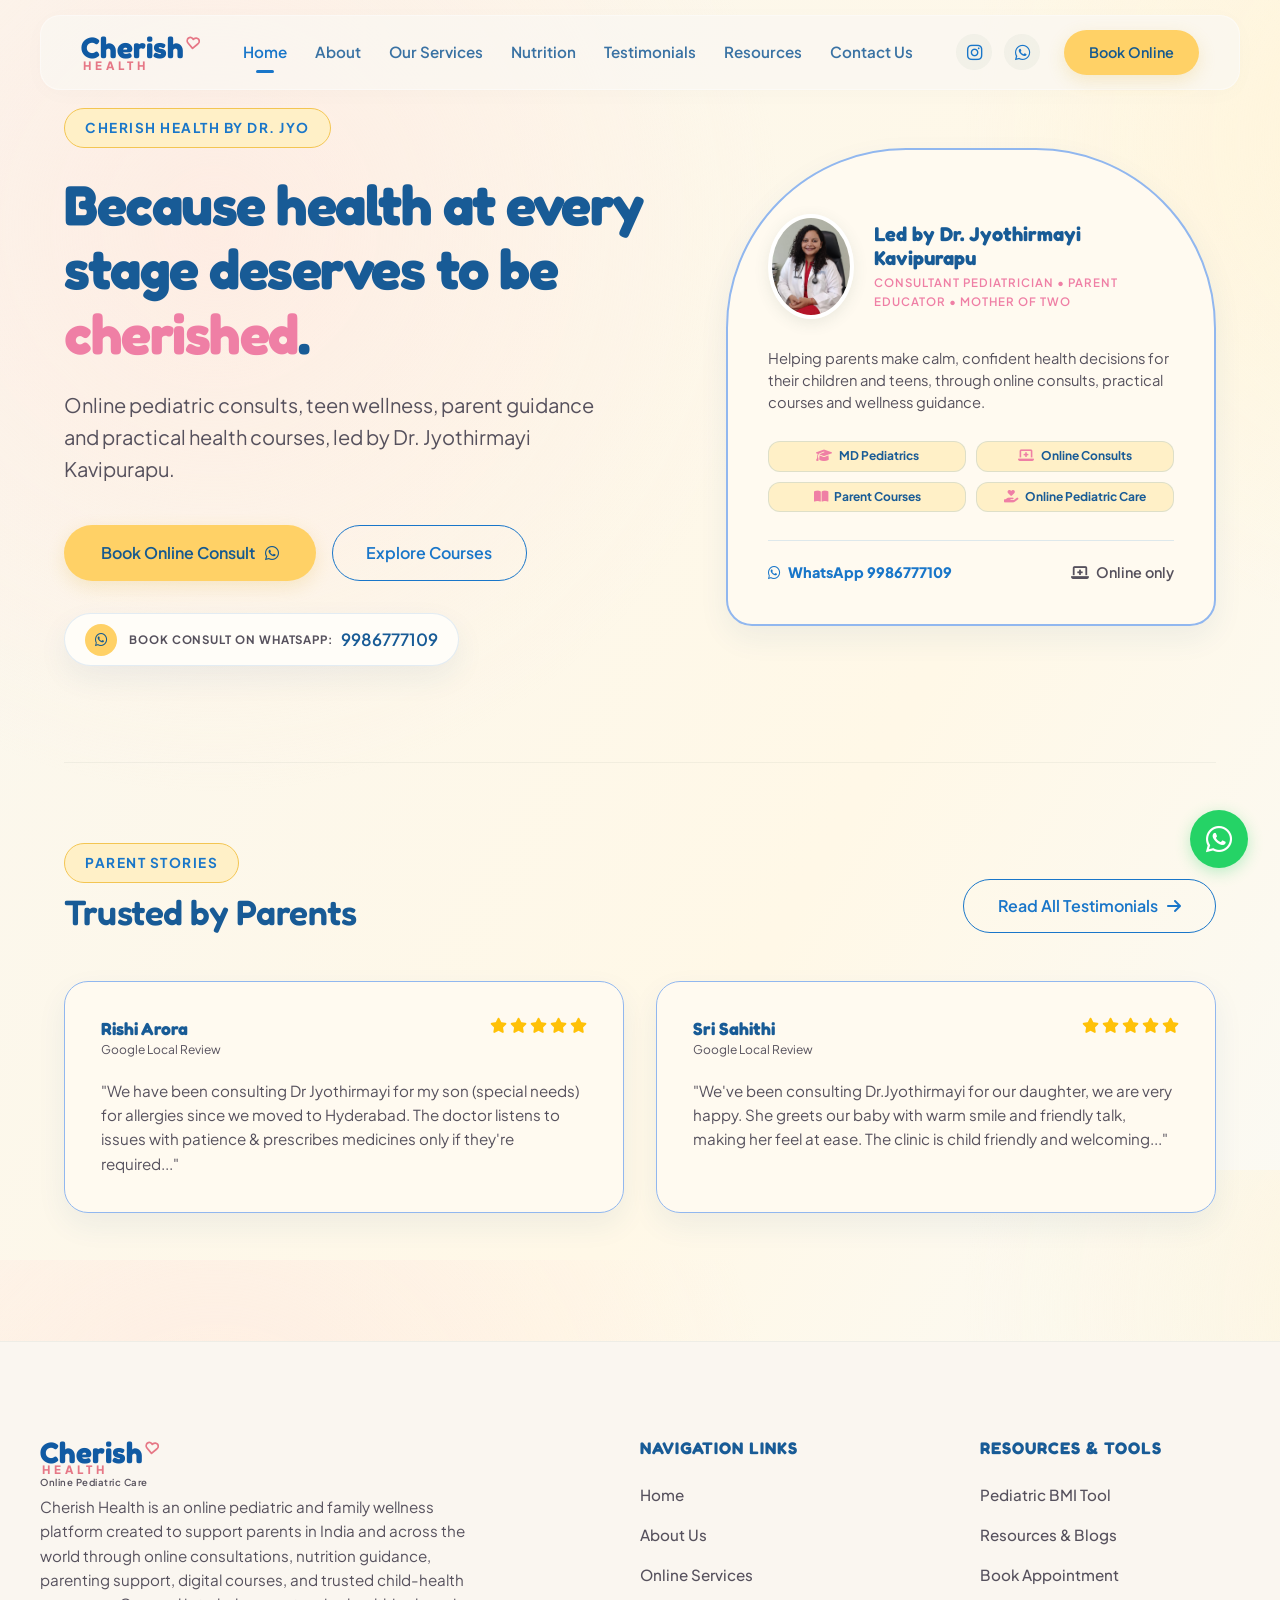
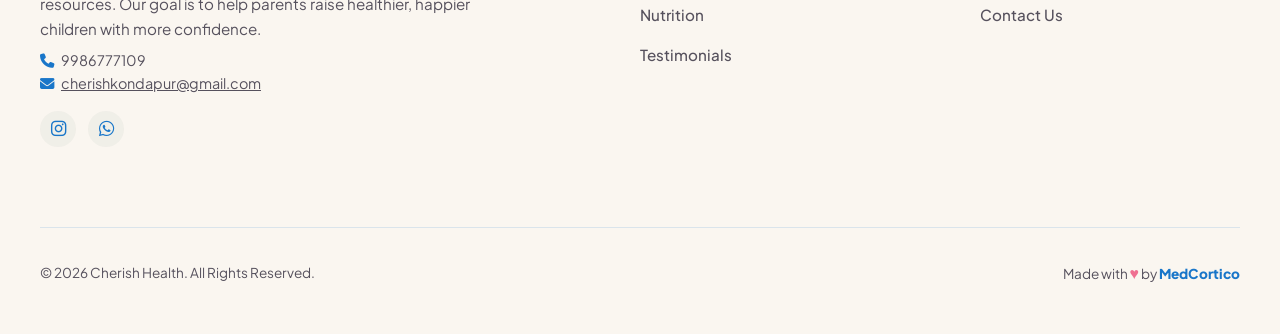
<file: index.html>
<!DOCTYPE html>
<html lang="en">
<head>
  <meta charset="UTF-8">
  <meta name="viewport" content="width=device-width, initial-scale=1.0">
  <title>Cherish Health | Dr. Jyothirmayi Kavipurapu</title>
  <meta name="description" content="Cherish Health is a digital wellness platform by Dr. Jyothirmayi Kavipurapu supporting parents worldwide with online consults, parenting courses, and child health resources.">
  <meta name="keywords" content="cherish health, pediatric online consult, teen wellness, parent guidance, child wellness, dr jyothirmayi, parenting courses, child vaccination hyderabad">
  <meta name="author" content="Dr. Jyothirmayi Kavipurapu">
  
  <!-- FontAwesome Icons CDN -->
  <link rel="stylesheet" href="https://cdnjs.cloudflare.com/ajax/libs/font-awesome/6.4.0/css/all.min.css">
  
  <!-- Favicon -->
  <link rel="icon" type="image/jpeg" href="photos/logo.jpg">

  <!-- Custom Stylesheet -->
  <link rel="stylesheet" href="index.css">
</head>
<body>

  <!-- Background blobs -->
  <div class="bg-blob bg-blob-1"></div>
  <div class="bg-blob bg-blob-2"></div>
  <div class="bg-blob bg-blob-3"></div>

  <!-- Floating WhatsApp Widget -->
  <a href="https://wa.me/919986777109?text=Hello%20Cherish%20Health,%20I'd%20like%20to%20book%20an%20online%20consultation." 
     target="_blank" 
     class="whatsapp-widget" 
     aria-label="Chat with us on WhatsApp">
    <i class="fab fa-whatsapp"></i>
  </a>

  <!-- Header Navigation -->
  <header id="main-header">
    <div class="logo-container">
      <a href="index.html" class="logo-brand-link">
        <div class="logo-brand">
          <span class="logo-cherish">Cherish<svg class="logo-heart" viewBox="0 0 24 24" fill="none" stroke="currentColor" stroke-width="3" stroke-linecap="round" stroke-linejoin="round"><path d="M20.84 4.61a5.5 5.5 0 0 0-7.78 0L12 5.67l-1.06-1.06a5.5 5.5 0 0 0-7.78 7.78l1.06 1.06L12 21.23l7.78-7.78 1.06-1.06a5.5 5.5 0 0 0 0-7.78z"></path></svg></span>
          <span class="logo-health">HEALTH</span>
          <span class="logo-subline">Online Pediatric Care</span>
        </div>
      </a>
    </div>
    
    <nav class="nav-menu">
      <a href="index.html" class="nav-link active">Home</a>
      <a href="about.html" class="nav-link">About</a>
      <a href="services.html" class="nav-link">Our Services</a>
      <a href="nutrition.html" class="nav-link">Nutrition</a>
      <a href="testimonials.html" class="nav-link">Testimonials</a>
      
      <!-- Resources Link -->
      <a href="resources.html" class="nav-link">Resources</a>
      
      <a href="contact.html" class="nav-link">Contact Us</a>
    </nav>

    <div class="header-actions">
      <div class="social-icons">
        <a href="https://www.instagram.com/doc_mom_jyo/?hl=en" target="_blank" class="social-icon instagram" aria-label="Instagram Profile"><i class="fab fa-instagram"></i></a>
        <a href="https://wa.me/919986777109" target="_blank" class="social-icon whatsapp" aria-label="WhatsApp Us"><i class="fab fa-whatsapp"></i></a>
      </div>
      <a href="booking.html" class="btn-primary" style="padding: 0.6rem 1.5rem; font-size: 0.9rem;">Book Online</a>
    </div>

    <!-- Hamburger Menu Toggle (Mobile) -->
    <button class="mobile-toggle" id="mobile-toggle" aria-label="Toggle Navigation Menu">
      <span></span>
      <span></span>
      <span></span>
    </button>
  </header>

  <!-- Mobile Navigation Drawer -->
  <div class="mobile-nav-drawer" id="mobile-drawer">
    <button class="mobile-nav-close" id="mobile-drawer-close" aria-label="Close Navigation Menu">
      <i class="fa-solid fa-xmark"></i>
    </button>
    <ul class="mobile-nav-links">
      <li><a href="index.html" class="mobile-nav-link">Home</a></li>
      <li><a href="about.html" class="mobile-nav-link">About</a></li>
      <li><a href="services.html" class="mobile-nav-link">Our Services</a></li>
      <li><a href="nutrition.html" class="mobile-nav-link">Nutrition</a></li>
      <li><a href="testimonials.html" class="mobile-nav-link">Testimonials</a></li>
      <li><a href="resources.html" class="mobile-nav-link">Resources</a></li>
      <li><a href="contact.html" class="mobile-nav-link">Contact Us</a></li>
      <li style="margin-top: 1.5rem;"><a href="booking.html" class="btn-primary">Book Appointment</a></li>
    </ul>
  </div>

  <!-- Main Content Area -->
  <main>
    <div class="page-container home-container">
      
      <!-- Hero Split Section -->
      <div class="hero-split">
        <div class="hero-text">
          <span class="hero-tag">Cherish Health by Dr. Jyo</span>
          <h1>Because health at every stage deserves to be <span class="highlight-rose">cherished</span>.</h1>
          <p>Online pediatric consults, teen wellness, parent guidance and practical health courses, led by Dr. Jyothirmayi Kavipurapu.</p>
          <div class="hero-actions">
            <a href="https://wa.me/919986777109?text=Hello%20Dr.%20Jyo,%20I'd%20like%20to%20book%20an%20online%20consultation." target="_blank" class="btn-primary">Book Online Consult <i class="fab fa-whatsapp"></i></a>
            <a href="resources.html" class="btn-outline">Explore Courses</a>
          </div>
          <div class="hero-phone"><i class="fab fa-whatsapp"></i><span><small>Book Consult on WhatsApp:</small> <a href="https://wa.me/919986777109" style="color: inherit;" target="_blank">9986777109</a></span></div>
        </div>
        
        <!-- Right side Fancy Doctor Badge -->
        <div class="hero-badge-card glass-card">
          <div class="badge-doctor-row">
            <img src="photos/dr jyothir mayi latest photo.jpeg" alt="Dr. Jyothirmayi Kavipurapu" class="badge-doctor-img">
            <div class="badge-doctor-info">
              <h3>Led by Dr. Jyothirmayi Kavipurapu</h3>
              <p style="font-size: 0.72rem; color: var(--terracotta-rose); margin-top: 0.25rem;">Consultant Pediatrician • Parent Educator • Mother of Two</p>
            </div>
          </div>
          
          <div class="founder-card-desc">
            Helping parents make calm, confident health decisions for their children and teens, through online consults, practical courses and wellness guidance.
          </div>
          
          
          <div class="founder-badges-grid">
            <span class="badge-tag"><i class="fa-solid fa-graduation-cap"></i> MD Pediatrics</span>
            <span class="badge-tag"><i class="fa-solid fa-laptop-medical"></i> Online Consults</span>
            <span class="badge-tag"><i class="fa-solid fa-book-open"></i> Parent Courses</span>
            <span class="badge-tag"><i class="fa-solid fa-hand-holding-heart"></i> Online Pediatric Care</span>
          </div>
          
          <div class="hero-contact-strip">
            <span class="strip-item"><i class="fab fa-whatsapp" style="margin-right: 4px;"></i> WhatsApp <a href="https://wa.me/919986777109" style="color: inherit;" target="_blank">9986777109</a></span>
            <span class="strip-item"><i class="fa-solid fa-laptop-medical" style="margin-right: 4px;"></i> Online only</span>
          </div>
        </div>
      </div>

      <!-- Testimonials Teaser Section -->
      <div class="home-section-teaser">
        <div class="teaser-row">
          <div>
            <span class="hero-tag" style="margin-bottom: 0.5rem;">Parent Stories</span>
            <h2>Trusted by Parents</h2>
          </div>
          <a href="testimonials.html" class="btn-outline">Read All Testimonials <i class="fa-solid fa-arrow-right"></i></a>
        </div>
        
        <div class="reviews-grid-masonry">
          <!-- Teaser Review 1 -->
          <div class="review-item-card glass-card">
            <div class="review-header-row">
              <div class="reviewer-name">
                <h4>Rishi Arora</h4>
                <span>Google Local Review</span>
              </div>
              <div class="featured-stars" style="margin-bottom: 0; font-size: 0.95rem;">
                <i class="fa-solid fa-star"></i><i class="fa-solid fa-star"></i><i class="fa-solid fa-star"></i><i class="fa-solid fa-star"></i><i class="fa-solid fa-star"></i>
              </div>
            </div>
            <p class="review-body-text">"We have been consulting Dr Jyothirmayi for my son (special needs) for allergies since we moved to Hyderabad. The doctor listens to issues with patience & prescribes medicines only if they're required..."</p>
          </div>
          <!-- Teaser Review 2 -->
          <div class="review-item-card glass-card">
            <div class="review-header-row">
              <div class="reviewer-name">
                <h4>Sri Sahithi</h4>
                <span>Google Local Review</span>
              </div>
              <div class="featured-stars" style="margin-bottom: 0; font-size: 0.95rem;">
                <i class="fa-solid fa-star"></i><i class="fa-solid fa-star"></i><i class="fa-solid fa-star"></i><i class="fa-solid fa-star"></i><i class="fa-solid fa-star"></i>
              </div>
            </div>
            <p class="review-body-text">"We've been consulting Dr.Jyothirmayi for our daughter, we are very happy. She greets our baby with warm smile and friendly talk, making her feel at ease. The clinic is child friendly and welcoming..."</p>
          </div>
        </div>
      </div>

    </div>
  </main>

  <!-- Footer -->
  <footer>
    <div class="footer-top-columns">
      <div class="footer-logo-brand">
        <a href="index.html" class="logo-brand-link">
          <div class="logo-brand">
            <span class="logo-cherish">Cherish<svg class="logo-heart" viewBox="0 0 24 24" fill="none" stroke="currentColor" stroke-width="3" stroke-linecap="round" stroke-linejoin="round"><path d="M20.84 4.61a5.5 5.5 0 0 0-7.78 0L12 5.67l-1.06-1.06a5.5 5.5 0 0 0-7.78 7.78l1.06 1.06L12 21.23l7.78-7.78 1.06-1.06a5.5 5.5 0 0 0 0-7.78z"></path></svg></span>
            <span class="logo-health">HEALTH</span>
            <span class="logo-subline" style="margin-bottom: 0.5rem;">Online Pediatric Care</span>
          </div>
        </a>
        <p style="margin-bottom: 0.5rem;">Cherish Health is an online pediatric and family wellness platform created to support parents in India and across the world through online consultations, nutrition guidance, parenting support, digital courses, and trusted child-health resources. Our goal is to help parents raise healthier, happier children with more confidence.</p>
        <p style="font-size: 0.9rem; margin-bottom: 1rem; color: var(--text-secondary);">
          <i class="fa-solid fa-phone" style="margin-right: 5px; color: var(--sage-green);"></i> <a href="tel:9986777109" style="color: inherit;">9986777109</a><br>
          <i class="fa-solid fa-envelope" style="margin-right: 5px; color: var(--sage-green);"></i> <a href="mailto:cherishkondapur@gmail.com" style="color: inherit; text-decoration: underline;">cherishkondapur@gmail.com</a>
        </p>
        <div class="social-icons" style="margin-top: 1rem;">
          <a href="https://www.instagram.com/doc_mom_jyo/?hl=en" target="_blank" class="social-icon instagram" aria-label="Instagram"><i class="fab fa-instagram"></i></a>
          <a href="https://wa.me/919986777109" target="_blank" class="social-icon whatsapp" aria-label="WhatsApp"><i class="fab fa-whatsapp"></i></a>
        </div>
      </div>
      
      <div class="footer-column">
        <h4>Navigation Links</h4>
        <ul class="footer-links-list">
          <li><a href="index.html">Home</a></li>
          <li><a href="about.html">About Us</a></li>
          <li><a href="services.html">Online Services</a></li>
          <li><a href="nutrition.html">Nutrition</a></li>
          <li><a href="testimonials.html">Testimonials</a></li>
        </ul>
      </div>

      <div class="footer-column">
        <h4>Resources & Tools</h4>
        <ul class="footer-links-list">
          <li><a href="bmi-calculator.html">Pediatric BMI Tool</a></li>
          <li><a href="resources.html">Resources &amp; Blogs</a></li>
          <li><a href="booking.html">Book Appointment</a></li>
          <li><a href="contact.html">Contact Us</a></li>
        </ul>
      </div>
    </div>

    <div class="footer-bottom-bar">
      <p>&copy; 2026 Cherish Health. All Rights Reserved.</p>
      <p>Made with <span class="footer-love" aria-label="love">♥</span> by <a href="https://medcortico.com" target="_blank" rel="noopener noreferrer">MedCortico</a></p>
    </div>
  </footer>

  <!-- Universal Script -->
  <script src="script.js"></script>
</body>
</html>
</file>
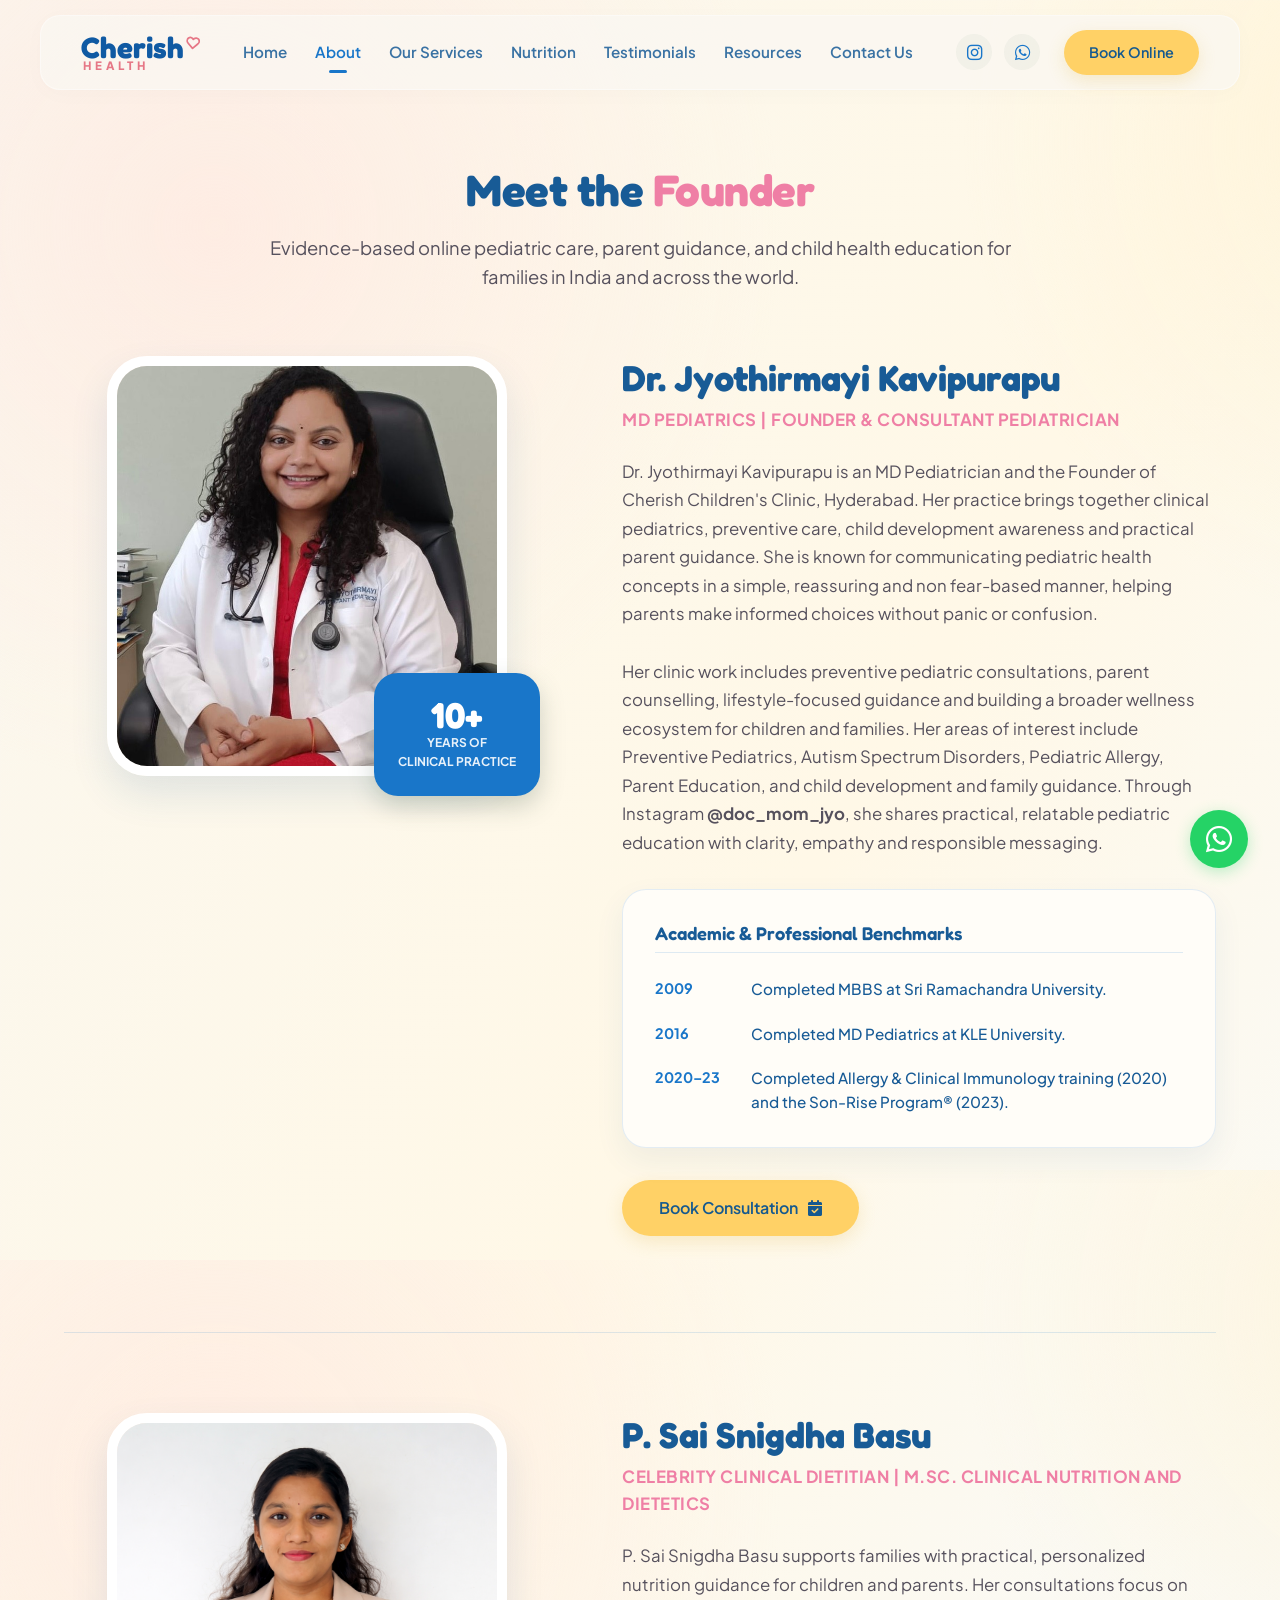
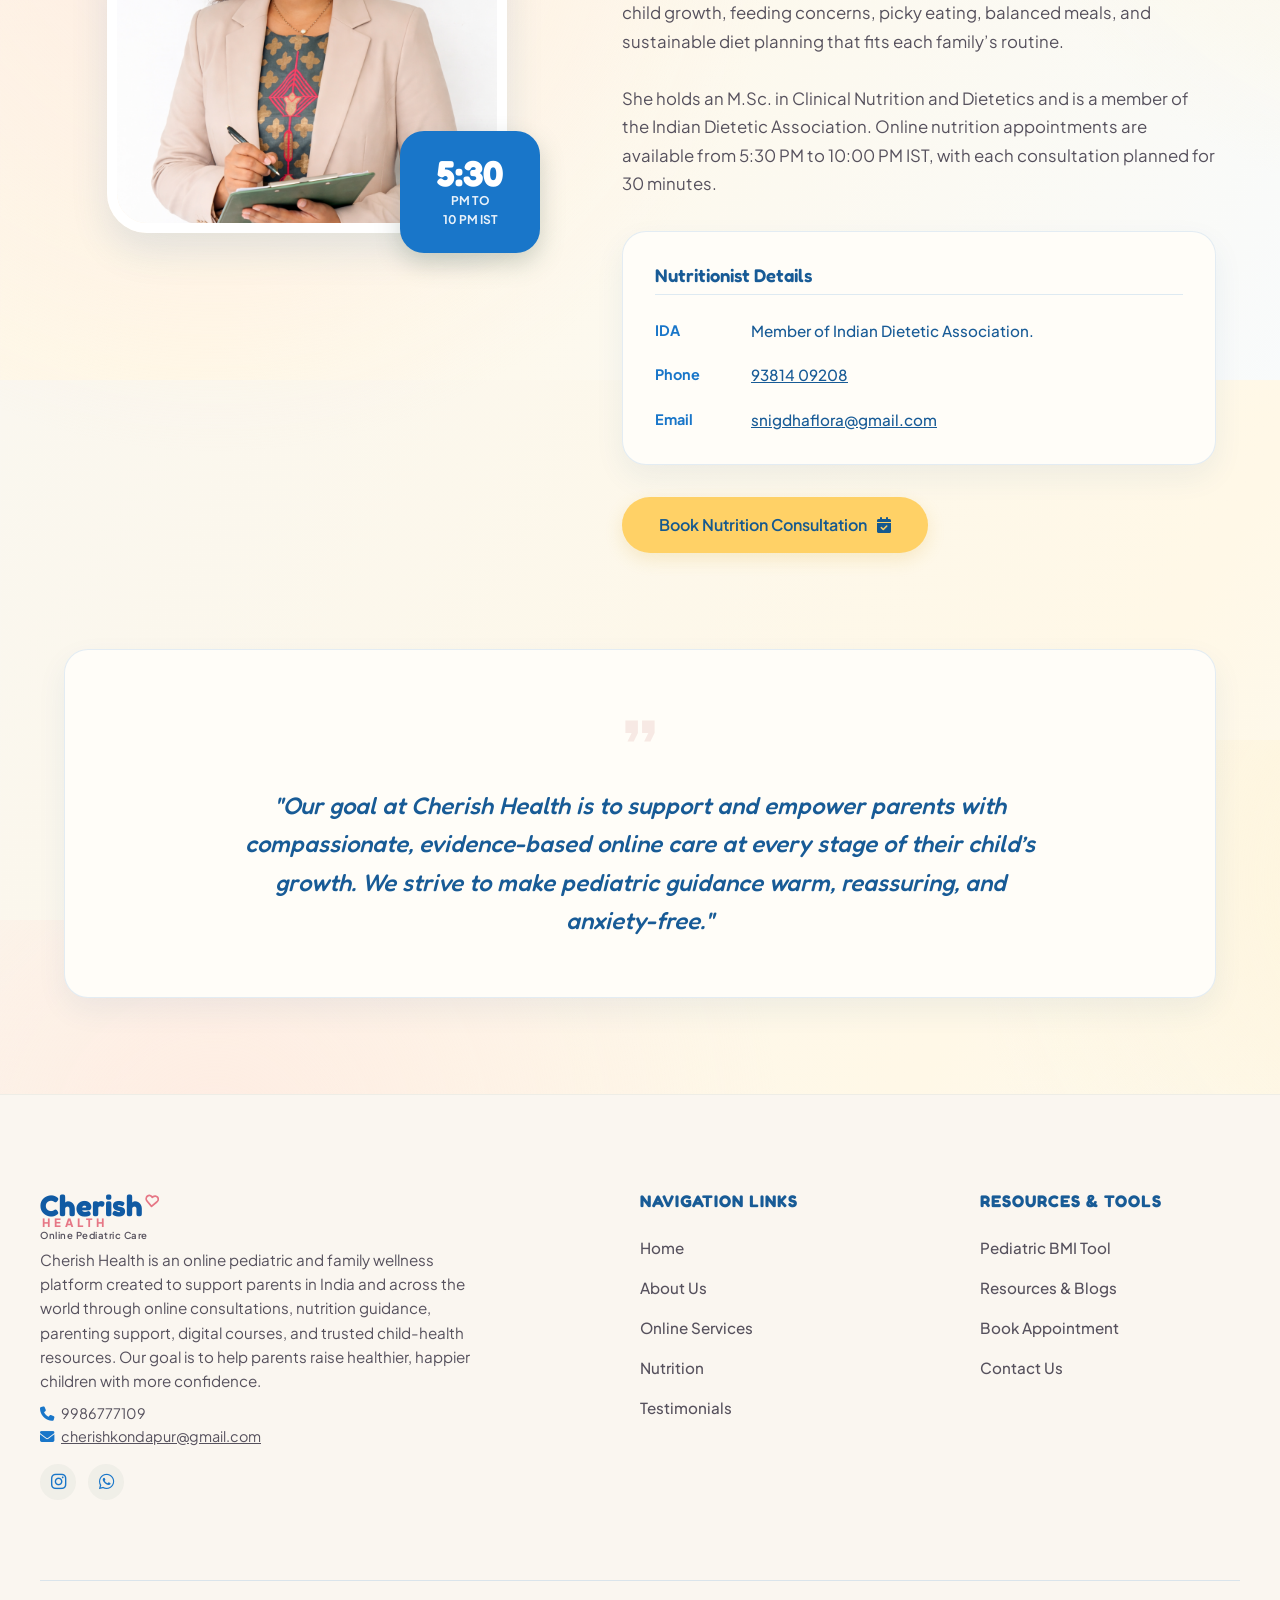
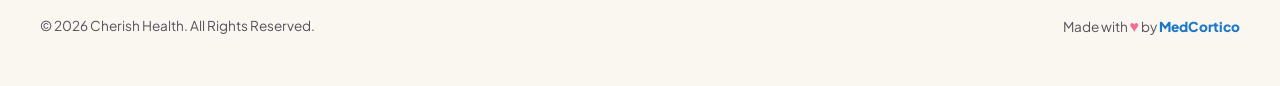
<file: about.html>
<!DOCTYPE html>
<html lang="en">
<head>
  <meta charset="UTF-8">
  <meta name="viewport" content="width=device-width, initial-scale=1.0">
  <title>About Dr. Jyothirmayi - Cherish Health</title>
  <meta name="description" content="Meet Dr. Jyothirmayi Kavipurapu, founder of Cherish Health, and P. Sai Snigdha Basu, clinical dietitian.">
  <meta name="keywords" content="dr jyothirmayi pediatrician, online pediatrician, md pediatrics, clinical dietitian, child nutrition">
  <meta name="author" content="Dr. K Jyothirmayi">
  
  <!-- FontAwesome Icons CDN -->
  <link rel="stylesheet" href="https://cdnjs.cloudflare.com/ajax/libs/font-awesome/6.4.0/css/all.min.css">
  
  <!-- Favicon -->
  <link rel="icon" type="image/jpeg" href="photos/logo.jpg">

  <!-- Custom Stylesheet -->
  <link rel="stylesheet" href="index.css">
</head>
<body>

  <!-- Background blobs -->
  <div class="bg-blob bg-blob-1"></div>
  <div class="bg-blob bg-blob-2"></div>
  <div class="bg-blob bg-blob-3"></div>

  <!-- Floating WhatsApp Widget -->
  <a href="https://wa.me/919986777109?text=Hello%20Cherish%20Health,%20I'd%20like%20to%20book%20an%20online%20consultation." 
     target="_blank" 
     class="whatsapp-widget" 
     aria-label="Chat with us on WhatsApp">
    <i class="fab fa-whatsapp"></i>
  </a>

  <!-- Header Navigation -->
  <header id="main-header">
    <div class="logo-container">
      <a href="index.html" class="logo-brand-link">
        <div class="logo-brand">
          <span class="logo-cherish">Cherish<svg class="logo-heart" viewBox="0 0 24 24" fill="none" stroke="currentColor" stroke-width="3" stroke-linecap="round" stroke-linejoin="round"><path d="M20.84 4.61a5.5 5.5 0 0 0-7.78 0L12 5.67l-1.06-1.06a5.5 5.5 0 0 0-7.78 7.78l1.06 1.06L12 21.23l7.78-7.78 1.06-1.06a5.5 5.5 0 0 0 0-7.78z"></path></svg></span>
          <span class="logo-health">HEALTH</span>
          <span class="logo-subline">Online Pediatric Care</span>
        </div>
      </a>
    </div>
    
    <nav class="nav-menu">
      <a href="index.html" class="nav-link">Home</a>
      <a href="about.html" class="nav-link active">About</a>
      <a href="services.html" class="nav-link">Our Services</a>
      <a href="nutrition.html" class="nav-link">Nutrition</a>
      <a href="testimonials.html" class="nav-link">Testimonials</a>
      
      <!-- Resources Link -->
      <a href="resources.html" class="nav-link">Resources</a>
      
      <a href="contact.html" class="nav-link">Contact Us</a>
    </nav>

    <div class="header-actions">
      <div class="social-icons">
        <a href="https://www.instagram.com/doc_mom_jyo/?hl=en" target="_blank" class="social-icon instagram" aria-label="Instagram Profile"><i class="fab fa-instagram"></i></a>
        <a href="https://wa.me/919986777109" target="_blank" class="social-icon whatsapp" aria-label="WhatsApp Us"><i class="fab fa-whatsapp"></i></a>
      </div>
      <a href="booking.html" class="btn-primary" style="padding: 0.6rem 1.5rem; font-size: 0.9rem;">Book Online</a>
    </div>

    <!-- Hamburger Menu Toggle (Mobile) -->
    <button class="mobile-toggle" id="mobile-toggle" aria-label="Toggle Navigation Menu">
      <span></span>
      <span></span>
      <span></span>
    </button>
  </header>

  <!-- Mobile Navigation Drawer -->
  <div class="mobile-nav-drawer" id="mobile-drawer">
    <button class="mobile-nav-close" id="mobile-drawer-close" aria-label="Close Navigation Menu">
      <i class="fa-solid fa-xmark"></i>
    </button>
    <ul class="mobile-nav-links">
      <li><a href="index.html" class="mobile-nav-link">Home</a></li>
      <li><a href="about.html" class="mobile-nav-link">About</a></li>
      <li><a href="services.html" class="mobile-nav-link">Our Services</a></li>
      <li><a href="nutrition.html" class="mobile-nav-link">Nutrition</a></li>
      <li><a href="testimonials.html" class="mobile-nav-link">Testimonials</a></li>
      <li><a href="resources.html" class="mobile-nav-link">Resources</a></li>
      <li><a href="contact.html" class="mobile-nav-link">Contact Us</a></li>
      <li style="margin-top: 1.5rem;"><a href="booking.html" class="btn-primary">Book Appointment</a></li>
    </ul>
  </div>

  <!-- Main Content Area -->
  <main>
    <div class="page-container">
      
      <!-- Page Header -->
      <div class="page-header">
        <h2>Meet the <span class="highlight-rose">Founder</span></h2>
        <p>Evidence-based online pediatric care, parent guidance, and child health education for families in India and across the world.</p>
      </div>

      <!-- About Split Details - Dr. Jyo -->
      <div class="about-split" style="margin-bottom: 6rem;">
        <!-- Photo column -->
        <div class="about-media-column">
          <img src="photos/dr jyothir mayi latest photo.jpeg" alt="Dr. Jyothirmayi Kavipurapu" class="about-photo-frame">
          <div class="experience-floating-badge">
            <h4>10+</h4>
            <p>Years of<br>Clinical practice</p>
          </div>
        </div>
        
        <!-- Bio text column -->
        <div class="about-bio-column">
          <h3>Dr. Jyothirmayi Kavipurapu</h3>
          <p class="credentials">MD Pediatrics | Founder & Consultant Pediatrician</p>
          
          <p class="bio-para">
            Dr. Jyothirmayi Kavipurapu is an MD Pediatrician and the Founder of Cherish Children's Clinic, Hyderabad. Her practice brings together clinical pediatrics, preventive care, child development awareness and practical parent guidance. She is known for communicating pediatric health concepts in a simple, reassuring and non fear-based manner, helping parents make informed choices without panic or confusion.
            <br><br>
            Her clinic work includes preventive pediatric consultations, parent counselling, lifestyle-focused guidance and building a broader wellness ecosystem for children and families. Her areas of interest include Preventive Pediatrics, Autism Spectrum Disorders, Pediatric Allergy, Parent Education, and child development and family guidance. Through Instagram <strong>@doc_mom_jyo</strong>, she shares practical, relatable pediatric education with clarity, empathy and responsible messaging.
          </p>

          <!-- Timeline Card -->
          <div class="credentials-timeline-card glass-card">
            <h4>Academic & Professional Benchmarks</h4>
            
            <div class="timeline-item">
              <div class="timeline-year">2009</div>
              <div class="timeline-text">Completed MBBS at Sri Ramachandra University.</div>
            </div>
            
            <div class="timeline-item">
              <div class="timeline-year">2016</div>
              <div class="timeline-text">Completed MD Pediatrics at KLE University.</div>
            </div>
            
            <div class="timeline-item">
              <div class="timeline-year">2020–23</div>
              <div class="timeline-text">Completed Allergy & Clinical Immunology training (2020) and the Son-Rise Program® (2023).</div>
            </div>
          </div>

          <a href="booking.html" class="btn-primary">Book Consultation <i class="fa-solid fa-calendar-check"></i></a>
        </div>
      </div>

      <!-- About Split Details - Nutritionist -->
      <div class="about-split" style="margin-bottom: 4rem; border-top: 1px solid var(--border-color); padding-top: 5rem;">
        <!-- Photo column -->
        <div class="about-media-column">
          <img src="photos/nutritionist.png" alt="P. Sai Snigdha Basu" class="about-photo-frame">
          <div class="experience-floating-badge">
            <h4>5:30</h4>
            <p>PM to<br>10 PM IST</p>
          </div>
        </div>
        
        <!-- Bio text column -->
        <div class="about-bio-column">
          <h3>P. Sai Snigdha Basu</h3>
          <p class="credentials">Celebrity Clinical Dietitian | M.Sc. Clinical Nutrition and Dietetics</p>
          
          <p class="bio-para">
            P. Sai Snigdha Basu supports families with practical, personalized nutrition guidance for children and parents. Her consultations focus on child growth, feeding concerns, picky eating, balanced meals, and sustainable diet planning that fits each family’s routine.
            <br><br>
            She holds an M.Sc. in Clinical Nutrition and Dietetics and is a member of the Indian Dietetic Association. Online nutrition appointments are available from 5:30 PM to 10:00 PM IST, with each consultation planned for 30 minutes.
          </p>

          <!-- Timeline Card -->
          <div class="credentials-timeline-card glass-card">
            <h4>Nutritionist Details</h4>
            
            <div class="timeline-item">
              <div class="timeline-year">IDA</div>
              <div class="timeline-text">Member of Indian Dietetic Association.</div>
            </div>
            
            <div class="timeline-item">
              <div class="timeline-year">Phone</div>
              <div class="timeline-text"><a href="tel:9381409208" style="color: inherit; text-decoration: underline;">93814 09208</a></div>
            </div>
            
            <div class="timeline-item">
              <div class="timeline-year">Email</div>
              <div class="timeline-text"><a href="mailto:snigdhaflora@gmail.com" style="color: inherit; text-decoration: underline;">snigdhaflora@gmail.com</a></div>
            </div>
          </div>

          <a href="booking.html" class="btn-primary">Book Nutrition Consultation <i class="fa-solid fa-calendar-check"></i></a>
        </div>
      </div>

      <!-- Vision Section -->
      <div class="about-vision-section glass-card">
        <svg class="quote-icon" viewBox="0 0 24 24">
          <path d="M6 17h3l2-4V7H5v6h3zm8 0h3l2-4V7h-6v6h3z"/>
        </svg>
        <h3>
          "Our goal at Cherish Health is to support and empower parents with compassionate, evidence-based online care at every stage of their child’s growth. We strive to make pediatric guidance warm, reassuring, and anxiety-free."
        </h3>
      </div>

    </div>
  </main>

  <!-- Footer -->
  <footer>
    <div class="footer-top-columns">
      <div class="footer-logo-brand">
        <a href="index.html" class="logo-brand-link">
          <div class="logo-brand">
            <span class="logo-cherish">Cherish<svg class="logo-heart" viewBox="0 0 24 24" fill="none" stroke="currentColor" stroke-width="3" stroke-linecap="round" stroke-linejoin="round"><path d="M20.84 4.61a5.5 5.5 0 0 0-7.78 0L12 5.67l-1.06-1.06a5.5 5.5 0 0 0-7.78 7.78l1.06 1.06L12 21.23l7.78-7.78 1.06-1.06a5.5 5.5 0 0 0 0-7.78z"></path></svg></span>
            <span class="logo-health">HEALTH</span>
            <span class="logo-subline" style="margin-bottom: 0.5rem;">Online Pediatric Care</span>
          </div>
        </a>
        <p style="margin-bottom: 0.5rem;">Cherish Health is an online pediatric and family wellness platform created to support parents in India and across the world through online consultations, nutrition guidance, parenting support, digital courses, and trusted child-health resources. Our goal is to help parents raise healthier, happier children with more confidence.</p>
        <p style="font-size: 0.9rem; margin-bottom: 1rem; color: var(--text-secondary);">
          <i class="fa-solid fa-phone" style="margin-right: 5px; color: var(--sage-green);"></i> <a href="tel:9986777109" style="color: inherit;">9986777109</a><br>
          <i class="fa-solid fa-envelope" style="margin-right: 5px; color: var(--sage-green);"></i> <a href="mailto:cherishkondapur@gmail.com" style="color: inherit; text-decoration: underline;">cherishkondapur@gmail.com</a>
        </p>
        <div class="social-icons" style="margin-top: 1rem;">
          <a href="https://www.instagram.com/doc_mom_jyo/?hl=en" target="_blank" class="social-icon instagram" aria-label="Instagram"><i class="fab fa-instagram"></i></a>
          <a href="https://wa.me/919986777109" target="_blank" class="social-icon whatsapp" aria-label="WhatsApp"><i class="fab fa-whatsapp"></i></a>
        </div>
      </div>
      
      <div class="footer-column">
        <h4>Navigation Links</h4>
        <ul class="footer-links-list">
          <li><a href="index.html">Home</a></li>
          <li><a href="about.html">About Us</a></li>
          <li><a href="services.html">Online Services</a></li>
          <li><a href="nutrition.html">Nutrition</a></li>
          <li><a href="testimonials.html">Testimonials</a></li>
        </ul>
      </div>

      <div class="footer-column">
        <h4>Resources & Tools</h4>
        <ul class="footer-links-list">
          <li><a href="bmi-calculator.html">Pediatric BMI Tool</a></li>
          <li><a href="resources.html">Resources &amp; Blogs</a></li>
          <li><a href="booking.html">Book Appointment</a></li>
          <li><a href="contact.html">Contact Us</a></li>
        </ul>
      </div>
    </div>

    <div class="footer-bottom-bar">
      <p>&copy; 2026 Cherish Health. All Rights Reserved.</p>
      <p>Made with <span class="footer-love" aria-label="love">♥</span> by <a href="https://medcortico.com" target="_blank" rel="noopener noreferrer">MedCortico</a></p>
    </div>
  </footer>

  <!-- Universal Script -->
  <script src="script.js"></script>
</body>
</html>
</file>
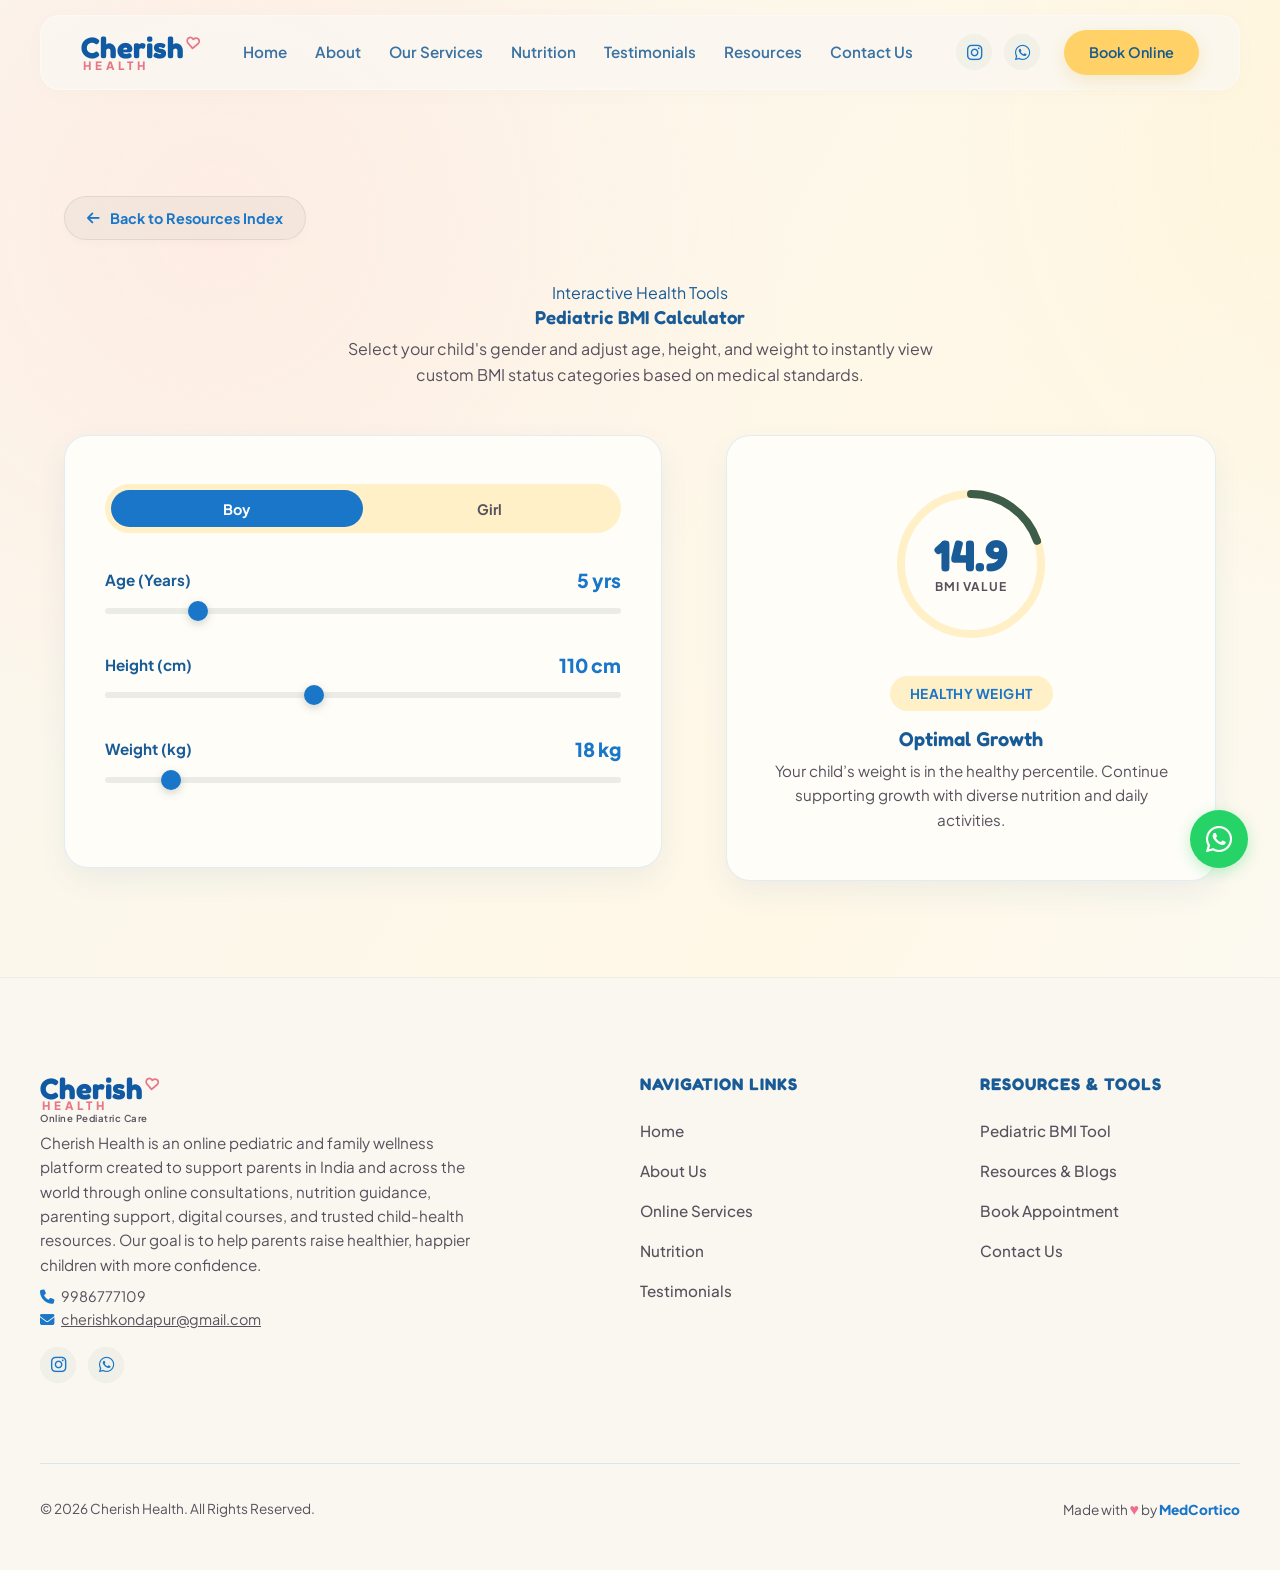
<file: bmi-calculator.html>
<!DOCTYPE html>
<html lang="en">
<head>
  <meta charset="UTF-8">
  <meta name="viewport" content="width=device-width, initial-scale=1.0">
  <title>Pediatric BMI Calculator - Cherish Health</title>
  <meta name="description" content="Use our interactive pediatric BMI growth calculator to check your child's developmental weight ranges based on IAP and WHO guidelines.">
  <meta name="keywords" content="pediatric bmi calculator, child weight checker, kids growth percentiles, growth chart tracker hyderabad">
  <meta name="author" content="Dr. K Jyothirmayi">
  
  <!-- FontAwesome Icons CDN -->
  <link rel="stylesheet" href="https://cdnjs.cloudflare.com/ajax/libs/font-awesome/6.4.0/css/all.min.css">
  
  <!-- Favicon -->
  <link rel="icon" type="image/jpeg" href="photos/logo.jpg">

  <!-- Custom Stylesheet -->
  <link rel="stylesheet" href="index.css">
</head>
<body>

  <!-- Background blobs -->
  <div class="bg-blob bg-blob-1"></div>
  <div class="bg-blob bg-blob-2"></div>
  <div class="bg-blob bg-blob-3"></div>

  <!-- Floating WhatsApp Widget -->
  <a href="https://wa.me/919986777109?text=Hello%20Cherish%20Health,%20I'd%20like%20to%20book%20an%20online%20consultation." 
     target="_blank" 
     class="whatsapp-widget" 
     aria-label="Chat with us on WhatsApp">
    <i class="fab fa-whatsapp"></i>
  </a>

  <!-- Header Navigation -->
  <header id="main-header">
    <div class="logo-container">
      <a href="index.html" class="logo-brand-link">
        <div class="logo-brand">
          <span class="logo-cherish">Cherish<svg class="logo-heart" viewBox="0 0 24 24" fill="none" stroke="currentColor" stroke-width="3" stroke-linecap="round" stroke-linejoin="round"><path d="M20.84 4.61a5.5 5.5 0 0 0-7.78 0L12 5.67l-1.06-1.06a5.5 5.5 0 0 0-7.78 7.78l1.06 1.06L12 21.23l7.78-7.78 1.06-1.06a5.5 5.5 0 0 0 0-7.78z"></path></svg></span>
          <span class="logo-health">HEALTH</span>
          <span class="logo-subline">Online Pediatric Care</span>
        </div>
      </a>
    </div>
    
    <nav class="nav-menu">
      <a href="index.html" class="nav-link">Home</a>
      <a href="about.html" class="nav-link">About</a>
      <a href="services.html" class="nav-link">Our Services</a>
      <a href="nutrition.html" class="nav-link">Nutrition</a>
      <a href="testimonials.html" class="nav-link">Testimonials</a>
      
      <!-- Resources Link -->
      <a href="resources.html" class="nav-link">Resources</a>
      
      <a href="contact.html" class="nav-link">Contact Us</a>
    </nav>

    <div class="header-actions">
      <div class="social-icons">
        <a href="https://www.instagram.com/doc_mom_jyo/?hl=en" target="_blank" class="social-icon instagram" aria-label="Instagram Profile"><i class="fab fa-instagram"></i></a>
        <a href="https://wa.me/919986777109" target="_blank" class="social-icon whatsapp" aria-label="WhatsApp Us"><i class="fab fa-whatsapp"></i></a>
      </div>
      <a href="booking.html" class="btn-primary" style="padding: 0.6rem 1.5rem; font-size: 0.9rem;">Book Online</a>
    </div>

    <!-- Hamburger Menu Toggle (Mobile) -->
    <button class="mobile-toggle" id="mobile-toggle" aria-label="Toggle Navigation Menu">
      <span></span>
      <span></span>
      <span></span>
    </button>
  </header>

  <!-- Mobile Navigation Drawer -->
  <div class="mobile-nav-drawer" id="mobile-drawer">
    <button class="mobile-nav-close" id="mobile-drawer-close" aria-label="Close Navigation Menu">
      <i class="fa-solid fa-xmark"></i>
    </button>
    <ul class="mobile-nav-links">
      <li><a href="index.html" class="mobile-nav-link">Home</a></li>
      <li><a href="about.html" class="mobile-nav-link">About</a></li>
      <li><a href="services.html" class="mobile-nav-link">Our Services</a></li>
      <li><a href="nutrition.html" class="mobile-nav-link">Nutrition</a></li>
      <li><a href="testimonials.html" class="mobile-nav-link">Testimonials</a></li>
      <li><a href="resources.html" class="mobile-nav-link">Resources</a></li>
      <li><a href="contact.html" class="mobile-nav-link">Contact Us</a></li>
      <li style="margin-top: 1.5rem;"><a href="booking.html" class="btn-primary">Book Appointment</a></li>
    </ul>
  </div>

  <!-- Main Content Area -->
  <main>
    <div class="page-container">
      
      <!-- Section: Tools (BMI Calculator) -->
      <section id="tools" class="resources-section" style="display: block; margin-top: 2rem;">
        <!-- Back Link -->
        <a href="resources.html" class="back-to-index-btn"><i class="fa-solid fa-arrow-left"></i> Back to Resources Index</a>

        <div class="section-title-wrapper" style="text-align: center; margin-bottom: 3rem;">
          <span class="category-pre">Interactive Health Tools</span>
          <h3>Pediatric BMI Calculator</h3>
          <p style="max-width: 600px; margin: 0.5rem auto 0 auto;">Select your child's gender and adjust age, height, and weight to instantly view custom BMI status categories based on medical standards.</p>
        </div>

        <div class="bmi-calculator-split">
          <!-- Left side controls -->
          <div class="bmi-control-box glass-card">
            <!-- Gender Selection -->
            <div class="gender-select-pill">
              <button class="gender-pill-btn active" id="gender-boy-btn" type="button">Boy</button>
              <button class="gender-pill-btn" id="gender-girl-btn" type="button">Girl</button>
            </div>

            <!-- Age Input -->
            <div class="range-slider-group">
              <div class="slider-label-row">
                <span class="label-title">Age (Years)</span>
                <span class="label-value-display"><span id="val-age">5</span> yrs</span>
              </div>
              <input type="range" id="slider-age" min="2" max="20" step="0.5" value="5">
            </div>

            <!-- Height Input -->
            <div class="range-slider-group">
              <div class="slider-label-row">
                <span class="label-title">Height (cm)</span>
                <span class="label-value-display"><span id="val-height">110</span> cm</span>
              </div>
              <input type="range" id="slider-height" min="50" max="200" step="1" value="110">
            </div>

            <!-- Weight Input -->
            <div class="range-slider-group">
              <div class="slider-label-row">
                <span class="label-title">Weight (kg)</span>
                <span class="label-value-display"><span id="val-weight">18</span> kg</span>
              </div>
              <input type="range" id="slider-weight" min="5" max="120" step="0.5" value="18">
            </div>
          </div>

          <!-- Right side output -->
          <div class="bmi-output-display-card glass-card" style="position: relative;">
            
            <!-- Fake Loader Overlay -->
            <div class="bmi-loader-overlay" id="bmi-loader">
              <div class="bmi-loader-bar-bg">
                <div class="bmi-loader-bar-fill" id="bmi-loader-fill"></div>
              </div>
              <span>Computing Pediatric Growth Metrics...</span>
            </div>

            <!-- Result Content Panel -->
            <div class="bmi-result-content" id="bmi-result-content">
              <!-- SVG circular gauge -->
              <div class="bmi-gauge-metric-box">
                <svg class="bmi-gauge-metric-svg" viewBox="0 0 160 160">
                  <circle class="bg" cx="80" cy="80" r="70"></circle>
                  <circle class="fill" id="bmi-gauge-fill" cx="80" cy="80" r="70"></circle>
                </svg>
                <div class="bmi-value-overlay">
                  <h3 id="res-bmi-val">14.9</h3>
                  <span>BMI Value</span>
                </div>
              </div>

              <!-- Category Indicator badge -->
              <div class="bmi-status-badge healthy" id="res-bmi-status">Healthy Weight</div>

              <!-- Interpretations content -->
              <h4 id="res-bmi-title" style="font-size: 1.25rem; margin-bottom: 0.5rem; color: var(--text-primary);">Optimal Growth</h4>
              <p id="res-bmi-desc" style="font-size: 0.95rem; line-height: 1.6; color: var(--text-secondary);">Your child's weight is in the healthy percentile. Continue supporting growth with diverse nutrition and daily activities.</p>

              <!-- Warning Nudge to book appointment -->
              <div class="bmi-action-alert-card" id="bmi-nudge-card">
                <div style="display: flex; gap: 0.75rem; align-items: flex-start;">
                  <i class="fa-solid fa-circle-exclamation" style="color: var(--terracotta-rose); font-size: 1.25rem; margin-top: 2px;"></i>
                  <div>
                    <h5 style="font-size: 1.05rem; font-weight: 700; color: var(--text-primary); margin-bottom: 0.25rem;">Pediatric Intervention Advised</h5>
                    <p style="font-size: 0.85rem; line-height: 1.5; color: var(--text-secondary); margin: 0;">This calculated value borders outside standard growth curves for their demographic. We advise scheduling a pediatric review to map their long-term health trajectory.</p>
                  </div>
                </div>
                <a href="booking.html" class="btn-primary" style="align-self: flex-start; padding: 0.6rem 1.5rem; font-size: 0.85rem; margin-top: 0.5rem;">Book Clinic Growth Review</a>
              </div>
            </div>

          </div>
        </div>
      </section>

    </div>
  </main>

  <!-- Footer -->
  <footer>
    <div class="footer-top-columns">
      <div class="footer-logo-brand">
        <a href="index.html" class="logo-brand-link">
          <div class="logo-brand">
            <span class="logo-cherish">Cherish<svg class="logo-heart" viewBox="0 0 24 24" fill="none" stroke="currentColor" stroke-width="3" stroke-linecap="round" stroke-linejoin="round"><path d="M20.84 4.61a5.5 5.5 0 0 0-7.78 0L12 5.67l-1.06-1.06a5.5 5.5 0 0 0-7.78 7.78l1.06 1.06L12 21.23l7.78-7.78 1.06-1.06a5.5 5.5 0 0 0 0-7.78z"></path></svg></span>
            <span class="logo-health">HEALTH</span>
            <span class="logo-subline" style="margin-bottom: 0.5rem;">Online Pediatric Care</span>
          </div>
        </a>
        <p style="margin-bottom: 0.5rem;">Cherish Health is an online pediatric and family wellness platform created to support parents in India and across the world through online consultations, nutrition guidance, parenting support, digital courses, and trusted child-health resources. Our goal is to help parents raise healthier, happier children with more confidence.</p>
        <p style="font-size: 0.9rem; margin-bottom: 1rem; color: var(--text-secondary);">
          <i class="fa-solid fa-phone" style="margin-right: 5px; color: var(--sage-green);"></i> <a href="tel:9986777109" style="color: inherit;">9986777109</a><br>
          <i class="fa-solid fa-envelope" style="margin-right: 5px; color: var(--sage-green);"></i> <a href="mailto:cherishkondapur@gmail.com" style="color: inherit; text-decoration: underline;">cherishkondapur@gmail.com</a>
        </p>
        <div class="social-icons" style="margin-top: 1rem;">
          <a href="https://www.instagram.com/doc_mom_jyo/?hl=en" target="_blank" class="social-icon instagram" aria-label="Instagram"><i class="fab fa-instagram"></i></a>
          <a href="https://wa.me/919986777109" target="_blank" class="social-icon whatsapp" aria-label="WhatsApp"><i class="fab fa-whatsapp"></i></a>
        </div>
      </div>
      
      <div class="footer-column">
        <h4>Navigation Links</h4>
        <ul class="footer-links-list">
          <li><a href="index.html">Home</a></li>
          <li><a href="about.html">About Us</a></li>
          <li><a href="services.html">Online Services</a></li>
          <li><a href="nutrition.html">Nutrition</a></li>
          <li><a href="testimonials.html">Testimonials</a></li>
        </ul>
      </div>

      <div class="footer-column">
        <h4>Resources & Tools</h4>
        <ul class="footer-links-list">
          <li><a href="bmi-calculator.html">Pediatric BMI Tool</a></li>
          <li><a href="resources.html">Resources &amp; Blogs</a></li>
          <li><a href="booking.html">Book Appointment</a></li>
          <li><a href="contact.html">Contact Us</a></li>
        </ul>
      </div>
    </div>

    <div class="footer-bottom-bar">
      <p>&copy; 2026 Cherish Health. All Rights Reserved.</p>
      <p>Made with <span class="footer-love" aria-label="love">♥</span> by <a href="https://medcortico.com" target="_blank" rel="noopener noreferrer">MedCortico</a></p>
    </div>
  </footer>

  <!-- Universal Script -->
  <script src="script.js"></script>
</body>
</html>
</file>
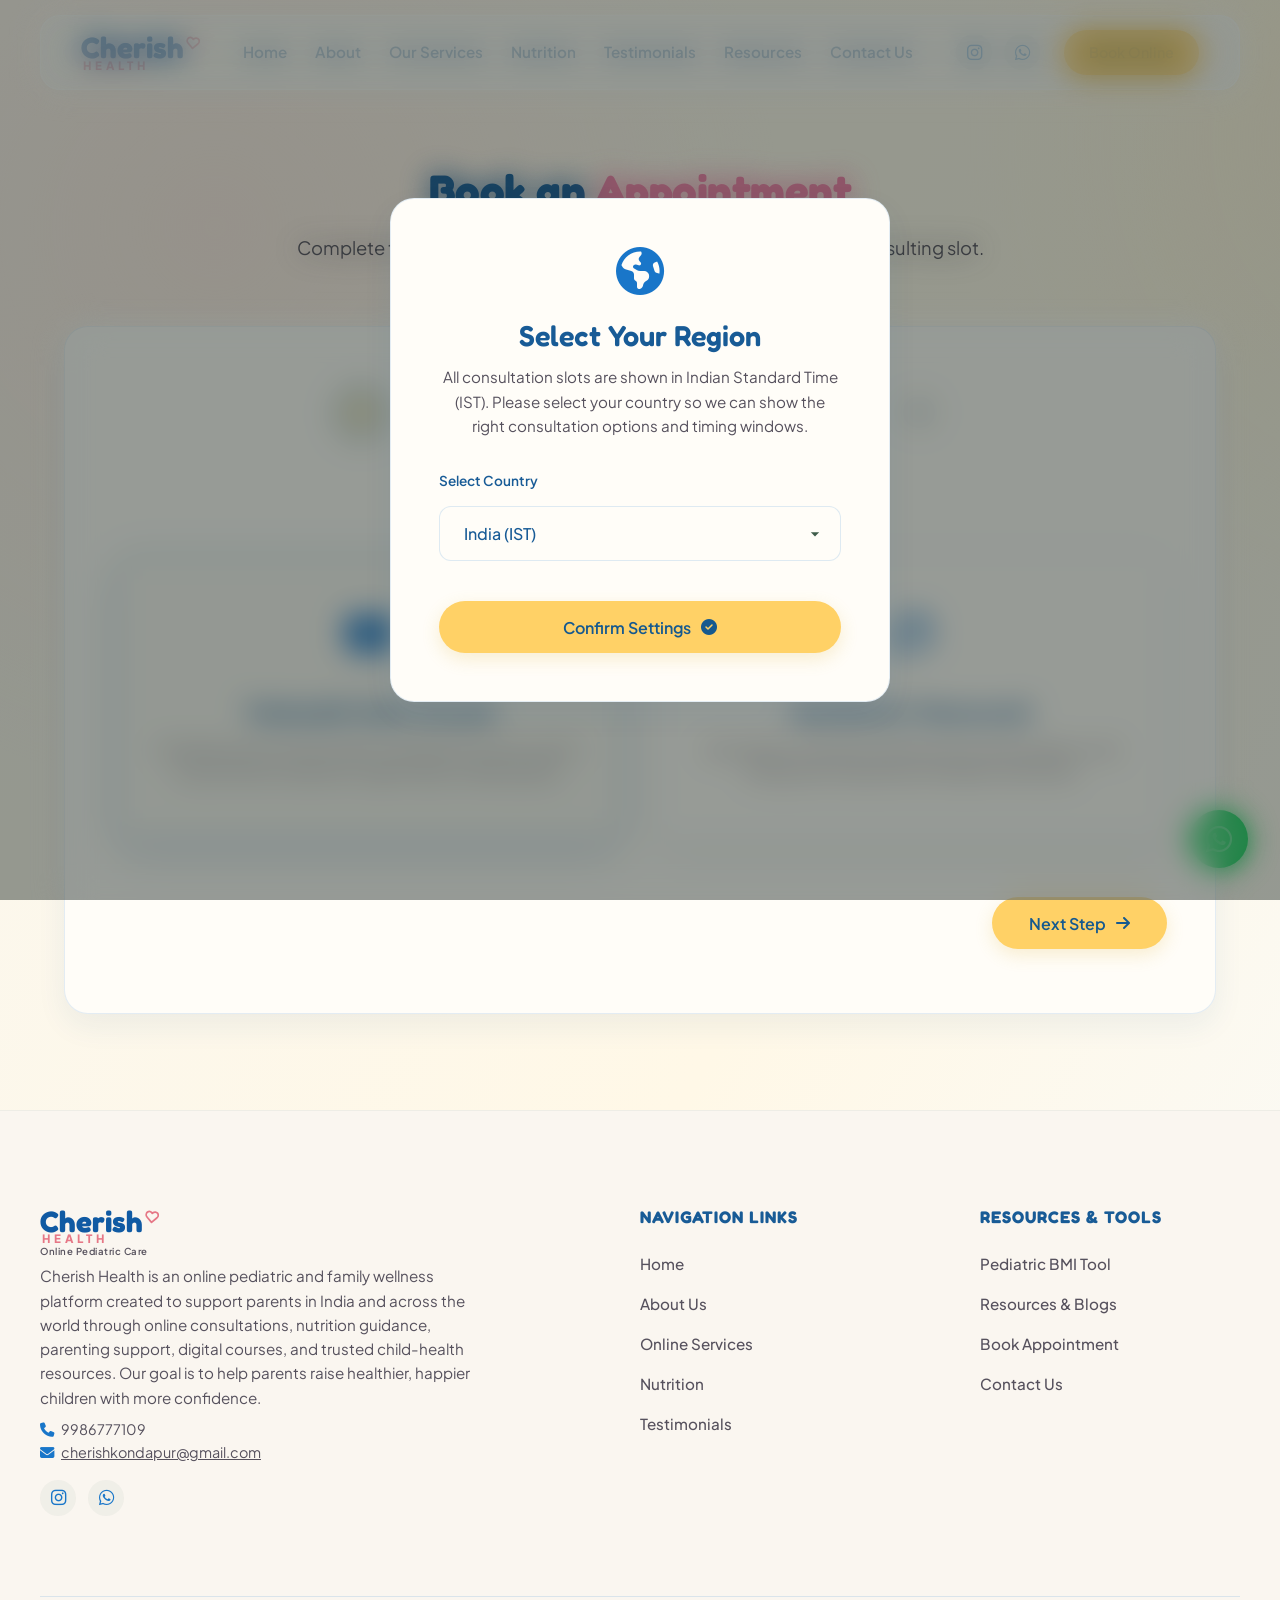
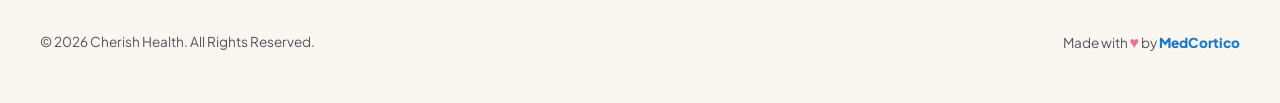
<file: booking.html>
<!DOCTYPE html>
<html lang="en">
<head>
  <meta charset="UTF-8">
  <meta name="viewport" content="width=device-width, initial-scale=1.0">
  <title>Book an Appointment - Cherish Health</title>
  <meta name="description" content="Schedule an online consultation at Cherish Health with Dr. Jyothirmayi Kavipurapu or our clinical dietitian.">
  <meta name="keywords" content="book pediatrician online, telehealth pediatrician, online pediatric consultation, child nutrition consultation">
  <meta name="author" content="Dr. K Jyothirmayi">
  
  <!-- FontAwesome Icons CDN -->
  <link rel="stylesheet" href="https://cdnjs.cloudflare.com/ajax/libs/font-awesome/6.4.0/css/all.min.css">
  
  <!-- Favicon -->
  <link rel="icon" type="image/jpeg" href="photos/logo.jpg">

  <!-- Custom Stylesheet -->
  <link rel="stylesheet" href="index.css">
</head>
<body>

  <!-- Timezone & Country Selector Popup Modal -->
  <div id="timezone-modal" class="timezone-modal-overlay open">
    <div class="timezone-modal-card glass-card">
      <div class="timezone-modal-header">
        <i class="fa-solid fa-earth-americas modal-icon"></i>
        <h3>Select Your Region</h3>
        <p>All consultation slots are shown in Indian Standard Time (IST). Please select your country so we can show the right consultation options and timing windows.</p>
      </div>
      <div class="timezone-modal-body">
        <div class="form-field-group" style="text-align: left; margin-bottom: 1rem;">
          <label for="country-selector" style="font-weight: 600; display: block; margin-bottom: 0.5rem; color: var(--text-primary);">Select Country</label>
          <select id="country-selector" class="modal-dropdown-select">
            <option value="in" selected>India (IST)</option>
            <option value="gulf">Gulf Region</option>
            <option value="sg">Singapore</option>
            <option value="my">Malaysia</option>
            <option value="au">Australia</option>
            <option value="us">United States</option>
            <option value="ca">Canada</option>
            <option value="uk">United Kingdom</option>
            <option value="eu">Europe</option>
            <option value="other">Other Region</option>
          </select>
        </div>
      </div>
      <div class="timezone-modal-footer">
        <button id="timezone-modal-confirm" class="btn-primary">Confirm Settings <i class="fa-solid fa-circle-check"></i></button>
      </div>
    </div>
  </div>

  <!-- Background blobs -->
  <div class="bg-blob bg-blob-1"></div>
  <div class="bg-blob bg-blob-2"></div>
  <div class="bg-blob bg-blob-3"></div>

  <!-- Floating WhatsApp Widget -->
  <a href="https://wa.me/919986777109?text=Hello%20Cherish%20Health,%20I'd%20like%20to%20book%20an%20online%20consultation." 
     target="_blank" 
     class="whatsapp-widget" 
     aria-label="Chat with us on WhatsApp">
    <i class="fab fa-whatsapp"></i>
  </a>

  <!-- Header Navigation -->
  <header id="main-header">
    <div class="logo-container">
      <a href="index.html" class="logo-brand-link">
        <div class="logo-brand">
          <span class="logo-cherish">Cherish<svg class="logo-heart" viewBox="0 0 24 24" fill="none" stroke="currentColor" stroke-width="3" stroke-linecap="round" stroke-linejoin="round"><path d="M20.84 4.61a5.5 5.5 0 0 0-7.78 0L12 5.67l-1.06-1.06a5.5 5.5 0 0 0-7.78 7.78l1.06 1.06L12 21.23l7.78-7.78 1.06-1.06a5.5 5.5 0 0 0 0-7.78z"></path></svg></span>
          <span class="logo-health">HEALTH</span>
          <span class="logo-subline">Online Pediatric Care</span>
        </div>
      </a>
    </div>
    
    <nav class="nav-menu">
      <a href="index.html" class="nav-link">Home</a>
      <a href="about.html" class="nav-link">About</a>
      <a href="services.html" class="nav-link">Our Services</a>
      <a href="nutrition.html" class="nav-link">Nutrition</a>
      <a href="testimonials.html" class="nav-link">Testimonials</a>
      
      <!-- Resources Link -->
      <a href="resources.html" class="nav-link">Resources</a>
      
      <a href="contact.html" class="nav-link">Contact Us</a>
    </nav>

    <div class="header-actions">
      <div class="social-icons">
        <a href="https://www.instagram.com/doc_mom_jyo/?hl=en" target="_blank" class="social-icon instagram" aria-label="Instagram Profile"><i class="fab fa-instagram"></i></a>
        <a href="https://wa.me/919986777109" target="_blank" class="social-icon whatsapp" aria-label="WhatsApp Us"><i class="fab fa-whatsapp"></i></a>
      </div>
      <a href="booking.html" class="btn-primary" style="padding: 0.6rem 1.5rem; font-size: 0.9rem;">Book Online</a>
    </div>

    <!-- Hamburger Menu Toggle (Mobile) -->
    <button class="mobile-toggle" id="mobile-toggle" aria-label="Toggle Navigation Menu">
      <span></span>
      <span></span>
      <span></span>
    </button>
  </header>

  <!-- Mobile Navigation Drawer -->
  <div class="mobile-nav-drawer" id="mobile-drawer">
    <button class="mobile-nav-close" id="mobile-drawer-close" aria-label="Close Navigation Menu">
      <i class="fa-solid fa-xmark"></i>
    </button>
    <ul class="mobile-nav-links">
      <li><a href="index.html" class="mobile-nav-link">Home</a></li>
      <li><a href="about.html" class="mobile-nav-link">About</a></li>
      <li><a href="services.html" class="mobile-nav-link">Our Services</a></li>
      <li><a href="nutrition.html" class="mobile-nav-link">Nutrition</a></li>
      <li><a href="testimonials.html" class="mobile-nav-link">Testimonials</a></li>
      <li><a href="resources.html" class="mobile-nav-link">Resources</a></li>
      <li><a href="contact.html" class="mobile-nav-link">Contact Us</a></li>
      <li style="margin-top: 1.5rem;"><a href="booking.html" class="btn-primary">Book Appointment</a></li>
    </ul>
  </div>

  <!-- Main Content Area -->
  <main>
    <div class="page-container">
      
      <!-- Page Header -->
      <div class="page-header">
        <h2>Book an <span class="highlight-rose">Appointment</span></h2>
        <p>Complete the step-by-step scheduler below to secure an online consulting slot.</p>
      </div>

      <!-- Booking Wizard Form card -->
      <div class="booking-wizard-card glass-card" id="wizard-card-container">
        
        <!-- Progress Stepper nodes -->
        <div class="booking-stepper-tracker">
          <div class="stepper-progress-fill-line" id="booking-progress-fill"></div>
          <div class="stepper-node active" data-step="1">1</div>
          <div class="stepper-node" data-step="2">2</div>
          <div class="stepper-node" data-step="3">3</div>
          <div class="stepper-node" data-step="4">4</div>
        </div>

        <!-- Step 1 Panel: Consult Type -->
        <div class="booking-panel-slide active" id="booking-step-1">
          <h3 style="margin-bottom: 2rem; text-align: center;">Choose Appointment Type</h3>
          <div class="consult-grid-cards">
            <div class="consult-card-option glass-card active" id="type-tele">
              <svg viewBox="0 0 24 24">
                <path d="M21 3H3c-1.1 0-2 .9-2 2v12c0 1.1.9 2 2 2h5v2h8v-2h5c1.1 0 1.99-.9 1.99-2L23 5c0-1.1-.9-2-2-2zm-9 12l-4-4h8l-4 4z"/>
              </svg>
              <h3>Telehealth Video Consult</h3>
              <p style="font-size: 0.9rem;">Schedule a secure remote video consultation from the comfort of your home to review non-urgent topics or dietary plans.</p>
            </div>
            <div class="consult-card-option glass-card" id="type-nutrition">
              <svg viewBox="0 0 24 24">
                <path d="M12 3c-4.97 0-9 4.03-9 9 0 2.12.74 4.07 1.97 5.61L4.35 19.4c-.39.39-.39 1.02 0 1.41.39.39 1.02.39 1.41 0l1.9-1.9C9.04 19.58 10.48 20 12 20c4.97 0 9-4.03 9-9 0-4.97-4.03-9-9-9zm0 15c-3.31 0-6-2.69-6-6s2.69-6 6-6 6 2.69 6 6-2.69 6-6 6z"/>
              </svg>
              <h3>Nutritionist Teleconsult</h3>
              <p style="font-size: 0.9rem;">Specialized virtual dietary planning, picky eater guidance, and child growth reviews with our Pediatric Nutritionist.</p>
            </div>
          </div>
        </div>

        <!-- Step 2 Panel: Doctor Selection -->
        <div class="booking-panel-slide" id="booking-step-2">
          <h3 id="step-2-heading" style="margin-bottom: 2rem; text-align: center;">Select Online Consultant</h3>
          <div class="doctor-select-grid">
            <div class="doctor-select-card glass-card active" id="doc-jyo">
              <img src="photos/dr jyothir mayi latest photo.jpeg" alt="Dr. Jyothirmayi Kavipurapu" class="doc-avatar-img">
              <div class="doc-card-details">
                <p class="dept">Director / Primary</p>
                <h3>Dr. K. Jyothirmayi</h3>
                <p class="exp">MBBS, MD | 10+ Yrs Experience</p>
              </div>
            </div>
            <div class="doctor-select-card glass-card" id="doc-nutritionist" style="display: none;">
              <img src="photos/nutritionist.png" alt="P. Sai Snigdha Basu" class="doc-avatar-img">
              <div class="doc-card-details">
                <p class="dept">Celebrity Clinical Dietitian</p>
                <h3>P. Sai Snigdha Basu</h3>
                <p class="exp">M.Sc. Clinical Nutrition and Dietetics</p>
              </div>
            </div>
          </div>
        </div>

        <!-- Step 3 Panel: Date & Slots -->
        <div class="booking-panel-slide" id="booking-step-3">
          <h3 style="margin-bottom: 2rem; text-align: center;">Select Date & Available Slot</h3>
          
          <div class="wizard-date-scroll-rack" id="date-scroll-row">
            <!-- Generated via JS -->
          </div>

          <h4 style="font-size: 1.05rem; margin-bottom: 1rem; font-weight: 700;">Available Timeslots (IST)</h4>
          <div class="wizard-slots-grid-pane" id="slots-time-grid">
            <!-- Generated via JS -->
          </div>
        </div>

        <!-- Step 4 Panel: Checkout Paywall -->
        <div class="booking-panel-slide" id="booking-step-4">
          <h3 style="margin-bottom: 2.5rem; text-align: center;">Confirm Booking & Secure Checkout</h3>
          
          <div class="checkout-panel-split">
            <!-- Left Invoice column -->
            <div class="checkout-summary-column">
              <h4 class="checkout-summary-heading">Appointment Summary</h4>
              
              <div class="checkout-summary-row">
                <span style="color: var(--text-secondary);">Consultation Type</span>
                <strong id="sum-type">Telehealth Video Consult</strong>
              </div>
              <div class="checkout-summary-row">
                <span style="color: var(--text-secondary);">Pediatrician</span>
                <strong id="sum-doc">Dr. K. Jyothirmayi</strong>
              </div>
              <div class="checkout-summary-row">
                <span style="color: var(--text-secondary);">Scheduled Date</span>
                <strong id="sum-date">Jun 8, 2026</strong>
              </div>
              <div class="checkout-summary-row">
                <span style="color: var(--text-secondary);">Scheduled Time</span>
                <strong id="sum-time">10:30 AM</strong>
              </div>
              <div class="checkout-summary-row">
                <span style="color: var(--text-secondary);">Consultation Fee</span>
                <span id="sum-fee">₹1100.00</span>
              </div>
              
              <div class="checkout-summary-row total-row">
                <span>Total Due</span>
                <span id="sum-total">₹1100.00</span>
              </div>
            </div>

            <!-- Right Payment form column with Flip Card graphic -->
            <div class="payment-forms-panel">
              
              <!-- Gateway Selector -->
              <div class="payment-gateway-radio-picker">
                <label class="gateway-pill active" id="pay-upi-pill">
                  <input type="radio" name="pay-method" value="upi" checked>
                  <i class="fa-solid fa-mobile-screen"></i> UPI Pay
                </label>
                <label class="gateway-pill" id="pay-card-pill">
                  <input type="radio" name="pay-method" value="card">
                  <i class="fa-regular fa-credit-card"></i> Card Pay
                </label>
              </div>

              <!-- Interactive Card Visual Overlay (Initially Hidden, Toggles on Card Radio Selection) -->
              <div class="payment-card-visual" id="payment-card-graphic" style="display: none;">
                <div class="payment-card-inner">
                  <!-- Front card face -->
                  <div class="payment-card-front">
                    <div style="display: flex; justify-content: space-between; align-items: center; width: 100%;">
                      <div class="chip"></div>
                      <i class="fa-brands fa-cc-visa" style="font-size: 1.8rem;"></i>
                    </div>
                    <div class="card-number-lbl" id="card-number-preview">•••• •••• •••• ••••</div>
                    <div class="card-holder-row">
                      <div>
                        <span>Card Holder</span>
                        <div id="card-holder-preview" style="font-weight: bold; font-size: 0.9rem; text-transform: uppercase;">YOUR NAME</div>
                      </div>
                      <div>
                        <span>Expires</span>
                        <div id="card-expiry-preview" style="font-weight: bold; font-size: 0.9rem;">MM/YY</div>
                      </div>
                    </div>
                  </div>
                  <!-- Back card face -->
                  <div class="payment-card-back">
                    <div class="stripe"></div>
                    <div style="padding: 0 1rem; text-align: right; width: 100%;">
                      <span style="font-size: 0.65rem; text-transform: uppercase; color: rgba(255,255,255,0.7); display: block; margin-bottom: 4px;">CVV</span>
                      <div class="cvv-stripe" id="card-cvv-preview">•••</div>
                    </div>
                  </div>
                </div>
              </div>

              <!-- Form: Credit Card Inputs -->
              <div class="credit-card-form-inputs" id="cc-inputs-panel" style="display: none;">
                <div class="form-field-group">
                  <label for="cc-number">Card Number</label>
                  <input type="text" id="cc-number" placeholder="4111 2222 3333 4444" maxlength="19">
                </div>
                <div class="form-field-group">
                  <label for="cc-name">Cardholder Name</label>
                  <input type="text" id="cc-name" placeholder="John Doe">
                </div>
                <div class="form-field-row">
                  <div class="form-field-group">
                    <label for="cc-expiry">Expiration Date</label>
                    <input type="text" id="cc-expiry" placeholder="MM/YY" maxlength="5">
                  </div>
                  <div class="form-field-group">
                    <label for="cc-cvv">Security Code (CVV)</label>
                    <input type="password" id="cc-cvv" placeholder="123" maxlength="3">
                  </div>
                </div>
              </div>

              <!-- Form: UPI Input -->
              <div class="credit-card-form-inputs" id="upi-inputs-panel">
                <div class="form-field-group">
                  <label for="upi-id">UPI ID / VPA</label>
                  <input type="text" id="upi-id" placeholder="e.g. mobile@upi or name@okaxis">
                </div>
                <p style="font-size: 0.8rem; color: var(--text-secondary);">A payment request notification will be sent to your GooglePay/PhonePe application to complete the secure checkout process.</p>
              </div>



            </div>
          </div>
        </div>

        <!-- Step 5 Panel: Booking Success screen -->
        <div class="success-screen-card" id="booking-success-panel">
          <svg class="success-check-mark-svg" viewBox="0 0 24 24">
            <path d="M12 2C6.48 2 2 6.48 2 12s4.48 10 10 10 10-4.48 10-10S17.52 2 12 2zm-2 15l-5-5 1.41-1.41L10 14.17l7.59-7.59L19 8l-9 9z"/>
          </svg>
          <h2>Appointment Scheduled!</h2>
          <p id="booking-success-message">Congratulations! Your online consultation with Dr. K. Jyothirmayi is fully confirmed for Monday, Jun 8, 2026 at 8:00 PM IST. A receipt and instructions calendar slip have been messaged to your registered phone number.</p>
          <a href="index.html" class="btn-primary" style="padding: 0.85rem 3rem;">Return Home</a>
        </div>

        <!-- Wizard Navigation buttons -->
        <div class="booking-wizard-nav-row" id="wizard-nav-buttons-row">
          <button class="btn-outline" id="booking-prev" style="visibility: hidden;"><i class="fa-solid fa-arrow-left"></i> Back</button>
          <button class="btn-primary" id="booking-next">Next Step <i class="fa-solid fa-arrow-right"></i></button>
        </div>

      </div>

    </div>
  </main>

  <!-- Footer -->
  <footer>
    <div class="footer-top-columns">
      <div class="footer-logo-brand">
        <a href="index.html" class="logo-brand-link">
          <div class="logo-brand">
            <span class="logo-cherish">Cherish<svg class="logo-heart" viewBox="0 0 24 24" fill="none" stroke="currentColor" stroke-width="3" stroke-linecap="round" stroke-linejoin="round"><path d="M20.84 4.61a5.5 5.5 0 0 0-7.78 0L12 5.67l-1.06-1.06a5.5 5.5 0 0 0-7.78 7.78l1.06 1.06L12 21.23l7.78-7.78 1.06-1.06a5.5 5.5 0 0 0 0-7.78z"></path></svg></span>
            <span class="logo-health">HEALTH</span>
            <span class="logo-subline" style="margin-bottom: 0.5rem;">Online Pediatric Care</span>
          </div>
        </a>
        <p style="margin-bottom: 0.5rem;">Cherish Health is an online pediatric and family wellness platform created to support parents in India and across the world through online consultations, nutrition guidance, parenting support, digital courses, and trusted child-health resources. Our goal is to help parents raise healthier, happier children with more confidence.</p>
        <p style="font-size: 0.9rem; margin-bottom: 1rem; color: var(--text-secondary);">
          <i class="fa-solid fa-phone" style="margin-right: 5px; color: var(--sage-green);"></i> <a href="tel:9986777109" style="color: inherit;">9986777109</a><br>
          <i class="fa-solid fa-envelope" style="margin-right: 5px; color: var(--sage-green);"></i> <a href="mailto:cherishkondapur@gmail.com" style="color: inherit; text-decoration: underline;">cherishkondapur@gmail.com</a>
        </p>
        <div class="social-icons" style="margin-top: 1rem;">
          <a href="https://www.instagram.com/doc_mom_jyo/?hl=en" target="_blank" class="social-icon instagram" aria-label="Instagram"><i class="fab fa-instagram"></i></a>
          <a href="https://wa.me/919986777109" target="_blank" class="social-icon whatsapp" aria-label="WhatsApp"><i class="fab fa-whatsapp"></i></a>
        </div>
      </div>
      
      <div class="footer-column">
        <h4>Navigation Links</h4>
        <ul class="footer-links-list">
          <li><a href="index.html">Home</a></li>
          <li><a href="about.html">About Us</a></li>
          <li><a href="services.html">Online Services</a></li>
          <li><a href="nutrition.html">Nutrition</a></li>
          <li><a href="testimonials.html">Testimonials</a></li>
        </ul>
      </div>

      <div class="footer-column">
        <h4>Resources & Tools</h4>
        <ul class="footer-links-list">
          <li><a href="bmi-calculator.html">Pediatric BMI Tool</a></li>
          <li><a href="resources.html">Resources &amp; Blogs</a></li>
          <li><a href="booking.html">Book Appointment</a></li>
          <li><a href="contact.html">Contact Us</a></li>
        </ul>
      </div>
    </div>

    <div class="footer-bottom-bar">
      <p>&copy; 2026 Cherish Health. All Rights Reserved.</p>
      <p>Made with <span class="footer-love" aria-label="love">♥</span> by <a href="https://medcortico.com" target="_blank" rel="noopener noreferrer">MedCortico</a></p>
    </div>
  </footer>

  <!-- Universal Script -->
  <script src="script.js"></script>
</body>
</html>
</file>
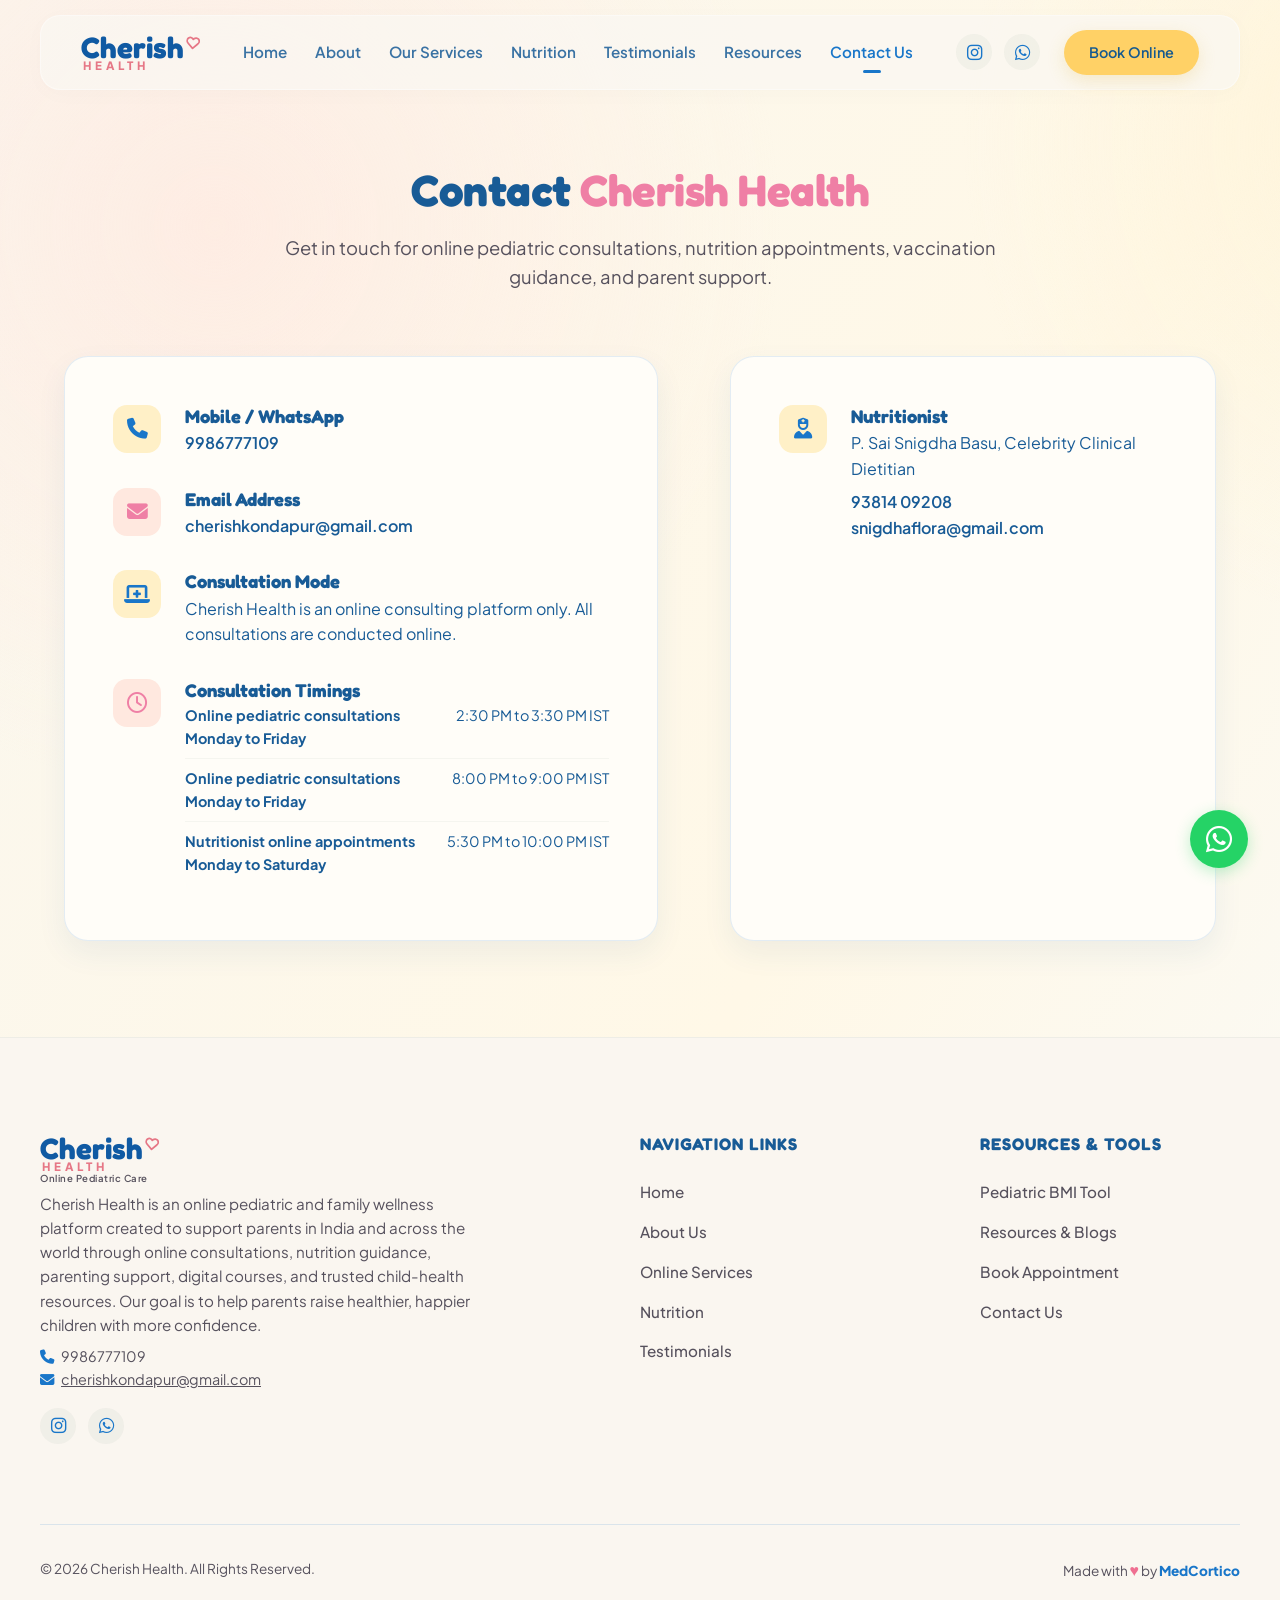
<file: contact.html>
<!DOCTYPE html>
<html lang="en">
<head>
  <meta charset="UTF-8">
  <meta name="viewport" content="width=device-width, initial-scale=1.0">
  <title>Contact Us - Cherish Health</title>
  <meta name="description" content="Get in touch with Cherish Health for online pediatric and nutrition consultations. View online appointment timings, phone number, and email.">
  <meta name="keywords" content="cherish health phone number, online pediatrician email, online consultation timings, child nutrition appointment">
  <meta name="author" content="Dr. K Jyothirmayi">
  
  <!-- FontAwesome Icons CDN -->
  <link rel="stylesheet" href="https://cdnjs.cloudflare.com/ajax/libs/font-awesome/6.4.0/css/all.min.css">
  
  <!-- Favicon -->
  <link rel="icon" type="image/jpeg" href="photos/logo.jpg">

  <!-- Custom Stylesheet -->
  <link rel="stylesheet" href="index.css">
</head>
<body>

  <!-- Background blobs -->
  <div class="bg-blob bg-blob-1"></div>
  <div class="bg-blob bg-blob-2"></div>
  <div class="bg-blob bg-blob-3"></div>

  <!-- Floating WhatsApp Widget -->
  <a href="https://wa.me/919986777109?text=Hello%20Cherish%20Health,%20I'd%20like%20to%20book%20an%20online%20consultation." 
     target="_blank" 
     class="whatsapp-widget" 
     aria-label="Chat with us on WhatsApp">
    <i class="fab fa-whatsapp"></i>
  </a>

  <!-- Header Navigation -->
  <header id="main-header">
    <div class="logo-container">
      <a href="index.html" class="logo-brand-link">
        <div class="logo-brand">
          <span class="logo-cherish">Cherish<svg class="logo-heart" viewBox="0 0 24 24" fill="none" stroke="currentColor" stroke-width="3" stroke-linecap="round" stroke-linejoin="round"><path d="M20.84 4.61a5.5 5.5 0 0 0-7.78 0L12 5.67l-1.06-1.06a5.5 5.5 0 0 0-7.78 7.78l1.06 1.06L12 21.23l7.78-7.78 1.06-1.06a5.5 5.5 0 0 0 0-7.78z"></path></svg></span>
          <span class="logo-health">HEALTH</span>
          <span class="logo-subline">Online Pediatric Care</span>
        </div>
      </a>
    </div>
    
    <nav class="nav-menu">
      <a href="index.html" class="nav-link">Home</a>
      <a href="about.html" class="nav-link">About</a>
      <a href="services.html" class="nav-link">Our Services</a>
      <a href="nutrition.html" class="nav-link">Nutrition</a>
      <a href="testimonials.html" class="nav-link">Testimonials</a>
      
      <!-- Resources Link -->
      <a href="resources.html" class="nav-link">Resources</a>
      
      <a href="contact.html" class="nav-link active">Contact Us</a>
    </nav>

    <div class="header-actions">
      <div class="social-icons">
        <a href="https://www.instagram.com/doc_mom_jyo/?hl=en" target="_blank" class="social-icon instagram" aria-label="Instagram Profile"><i class="fab fa-instagram"></i></a>
        <a href="https://wa.me/919986777109" target="_blank" class="social-icon whatsapp" aria-label="WhatsApp Us"><i class="fab fa-whatsapp"></i></a>
      </div>
      <a href="booking.html" class="btn-primary" style="padding: 0.6rem 1.5rem; font-size: 0.9rem;">Book Online</a>
    </div>

    <!-- Hamburger Menu Toggle (Mobile) -->
    <button class="mobile-toggle" id="mobile-toggle" aria-label="Toggle Navigation Menu">
      <span></span>
      <span></span>
      <span></span>
    </button>
  </header>

  <!-- Mobile Navigation Drawer -->
  <div class="mobile-nav-drawer" id="mobile-drawer">
    <button class="mobile-nav-close" id="mobile-drawer-close" aria-label="Close Navigation Menu">
      <i class="fa-solid fa-xmark"></i>
    </button>
    <ul class="mobile-nav-links">
      <li><a href="index.html" class="mobile-nav-link">Home</a></li>
      <li><a href="about.html" class="mobile-nav-link">About</a></li>
      <li><a href="services.html" class="mobile-nav-link">Our Services</a></li>
      <li><a href="nutrition.html" class="mobile-nav-link">Nutrition</a></li>
      <li><a href="testimonials.html" class="mobile-nav-link">Testimonials</a></li>
      <li><a href="resources.html" class="mobile-nav-link">Resources</a></li>
      <li><a href="contact.html" class="mobile-nav-link">Contact Us</a></li>
      <li style="margin-top: 1.5rem;"><a href="booking.html" class="btn-primary">Book Appointment</a></li>
    </ul>
  </div>

  <!-- Main Content Area -->
  <main>
    <div class="page-container">
      
      <!-- Page Header -->
      <div class="page-header">
        <h2>Contact <span class="highlight-rose">Cherish Health</span></h2>
        <p>Get in touch for online pediatric consultations, nutrition appointments, vaccination guidance, and parent support.</p>
      </div>

      <!-- Contact split layout -->
      <div class="contact-split-grid">
        
        <!-- Details card -->
        <div class="contact-card-premium glass-card">
          
          <div class="contact-row-item">
            <div class="contact-row-icon-box"><i class="fa-solid fa-phone"></i></div>
            <div class="contact-row-details">
              <h4>Mobile / WhatsApp</h4>
              <a href="tel:9986777109">9986777109</a>
            </div>
          </div>

          <div class="contact-row-item">
            <div class="contact-row-icon-box"><i class="fa-solid fa-envelope"></i></div>
            <div class="contact-row-details">
              <h4>Email Address</h4>
              <a href="mailto:cherishkondapur@gmail.com">cherishkondapur@gmail.com</a>
            </div>
          </div>

          <div class="contact-row-item">
            <div class="contact-row-icon-box"><i class="fa-solid fa-laptop-medical"></i></div>
            <div class="contact-row-details">
              <h4>Consultation Mode</h4>
              <p style="font-size: 1rem; color: var(--text-primary);">
                Cherish Health is an online consulting platform only. All consultations are conducted online.
              </p>
            </div>
          </div>

          <div class="contact-row-item">
            <div class="contact-row-icon-box"><i class="fa-regular fa-clock"></i></div>
            <div class="contact-row-details" style="width: 100%;">
              <h4>Consultation Timings</h4>
              <ul class="hours-table-strip">
                <li><span class="day">Online pediatric consultations<br>Monday to Friday</span> <span>2:30 PM to 3:30 PM IST</span></li>
                <li><span class="day">Online pediatric consultations<br>Monday to Friday</span> <span>8:00 PM to 9:00 PM IST</span></li>
                <li style="border-bottom: none;"><span class="day">Nutritionist online appointments<br>Monday to Saturday</span> <span>5:30 PM to 10:00 PM IST</span></li>
              </ul>
            </div>
          </div>

        </div>

        <div class="contact-card-premium glass-card">
          <div class="contact-row-item">
            <div class="contact-row-icon-box"><i class="fa-solid fa-user-nurse"></i></div>
            <div class="contact-row-details">
              <h4>Nutritionist</h4>
              <p style="font-size: 1rem; color: var(--text-primary); margin-bottom: 0.5rem;">P. Sai Snigdha Basu, Celebrity Clinical Dietitian</p>
              <a href="tel:9381409208">93814 09208</a><br>
              <a href="mailto:snigdhaflora@gmail.com">snigdhaflora@gmail.com</a>
            </div>
          </div>
        </div>

      </div>

    </div>
  </main>

  <!-- Footer -->
  <footer>
    <div class="footer-top-columns">
      <div class="footer-logo-brand">
        <a href="index.html" class="logo-brand-link">
          <div class="logo-brand">
            <span class="logo-cherish">Cherish<svg class="logo-heart" viewBox="0 0 24 24" fill="none" stroke="currentColor" stroke-width="3" stroke-linecap="round" stroke-linejoin="round"><path d="M20.84 4.61a5.5 5.5 0 0 0-7.78 0L12 5.67l-1.06-1.06a5.5 5.5 0 0 0-7.78 7.78l1.06 1.06L12 21.23l7.78-7.78 1.06-1.06a5.5 5.5 0 0 0 0-7.78z"></path></svg></span>
            <span class="logo-health">HEALTH</span>
            <span class="logo-subline" style="margin-bottom: 0.5rem;">Online Pediatric Care</span>
          </div>
        </a>
        <p style="margin-bottom: 0.5rem;">Cherish Health is an online pediatric and family wellness platform created to support parents in India and across the world through online consultations, nutrition guidance, parenting support, digital courses, and trusted child-health resources. Our goal is to help parents raise healthier, happier children with more confidence.</p>
        <p style="font-size: 0.9rem; margin-bottom: 1rem; color: var(--text-secondary);">
          <i class="fa-solid fa-phone" style="margin-right: 5px; color: var(--sage-green);"></i> <a href="tel:9986777109" style="color: inherit;">9986777109</a><br>
          <i class="fa-solid fa-envelope" style="margin-right: 5px; color: var(--sage-green);"></i> <a href="mailto:cherishkondapur@gmail.com" style="color: inherit; text-decoration: underline;">cherishkondapur@gmail.com</a>
        </p>
        <div class="social-icons" style="margin-top: 1rem;">
          <a href="https://www.instagram.com/doc_mom_jyo/?hl=en" target="_blank" class="social-icon instagram" aria-label="Instagram"><i class="fab fa-instagram"></i></a>
          <a href="https://wa.me/919986777109" target="_blank" class="social-icon whatsapp" aria-label="WhatsApp"><i class="fab fa-whatsapp"></i></a>
        </div>
      </div>
      
      <div class="footer-column">
        <h4>Navigation Links</h4>
        <ul class="footer-links-list">
          <li><a href="index.html">Home</a></li>
          <li><a href="about.html">About Us</a></li>
          <li><a href="services.html">Online Services</a></li>
          <li><a href="nutrition.html">Nutrition</a></li>
          <li><a href="testimonials.html">Testimonials</a></li>
        </ul>
      </div>

      <div class="footer-column">
        <h4>Resources & Tools</h4>
        <ul class="footer-links-list">
          <li><a href="bmi-calculator.html">Pediatric BMI Tool</a></li>
          <li><a href="resources.html">Resources &amp; Blogs</a></li>
          <li><a href="booking.html">Book Appointment</a></li>
          <li><a href="contact.html">Contact Us</a></li>
        </ul>
      </div>
    </div>

    <div class="footer-bottom-bar">
      <p>&copy; 2026 Cherish Health. All Rights Reserved.</p>
      <p>Made with <span class="footer-love" aria-label="love">♥</span> by <a href="https://medcortico.com" target="_blank" rel="noopener noreferrer">MedCortico</a></p>
    </div>
  </footer>

  <!-- Universal Script -->
  <script src="script.js"></script>
</body>
</html>
</file>
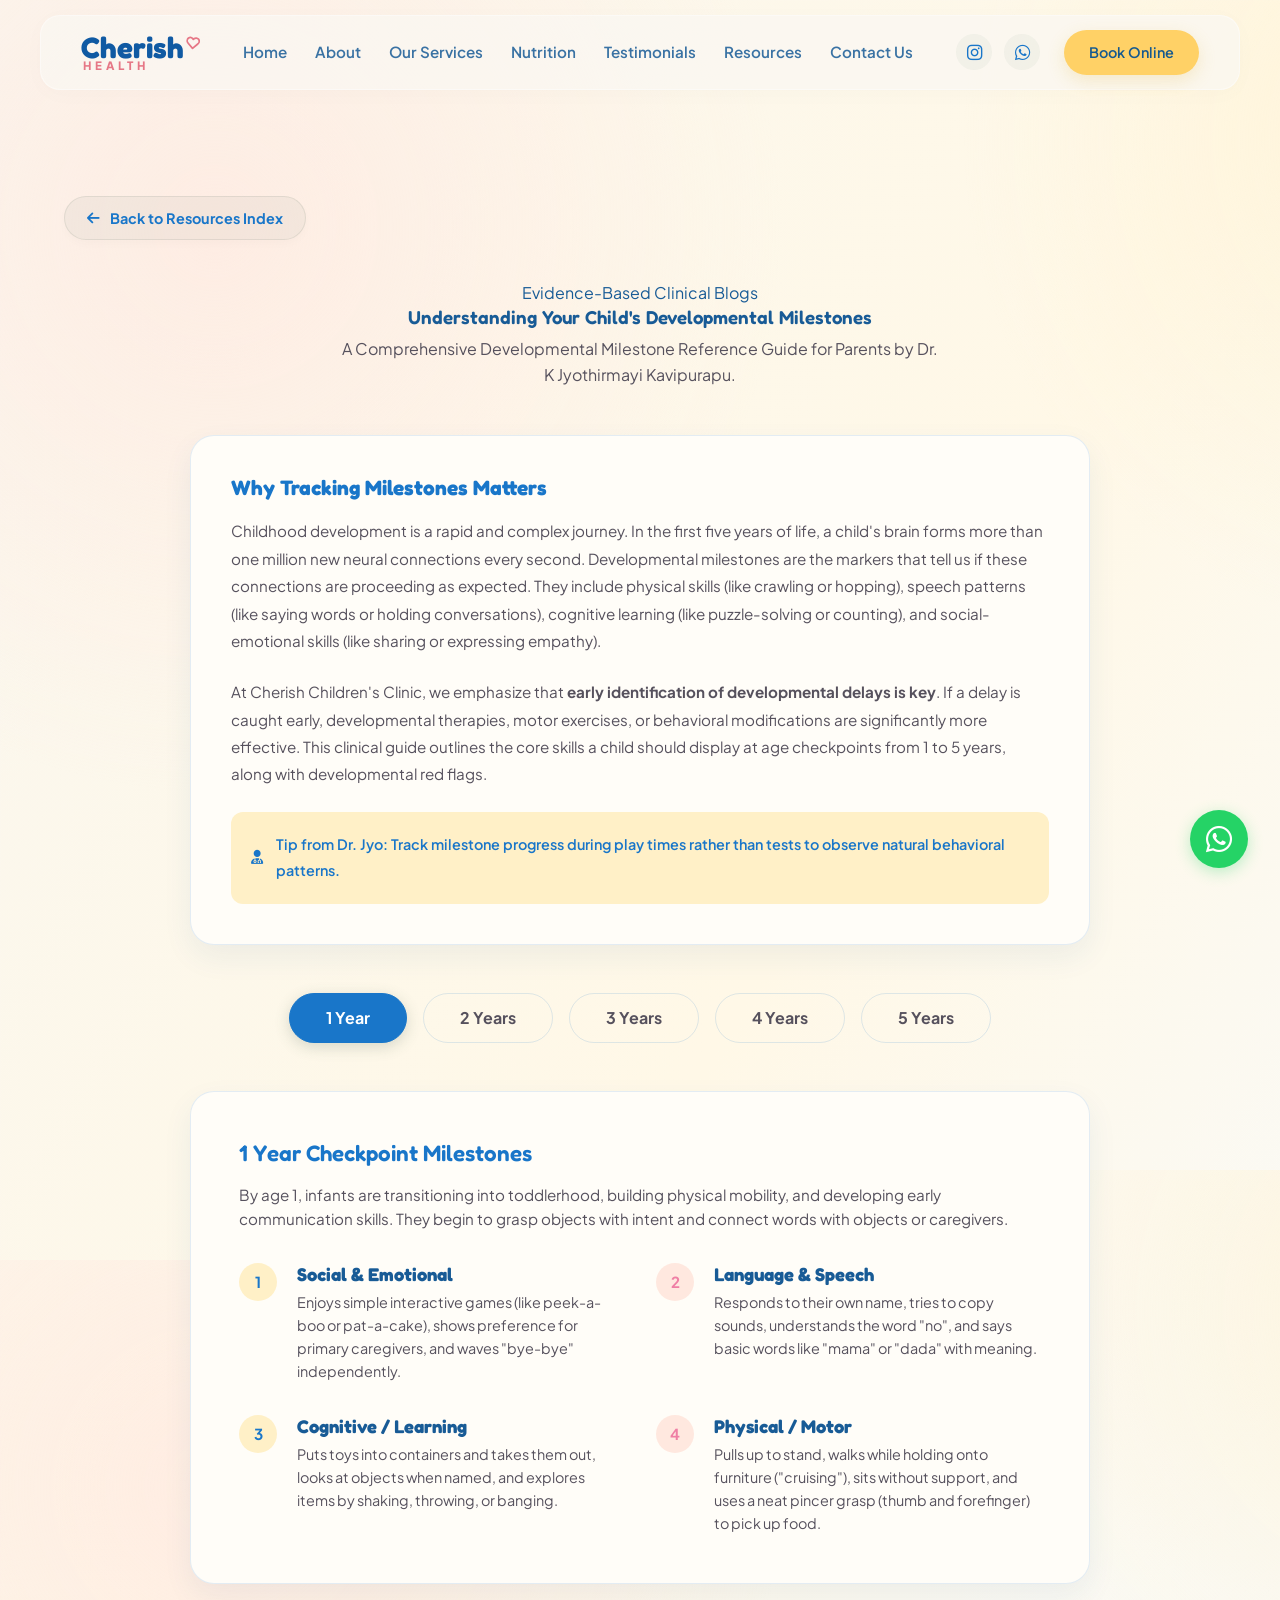
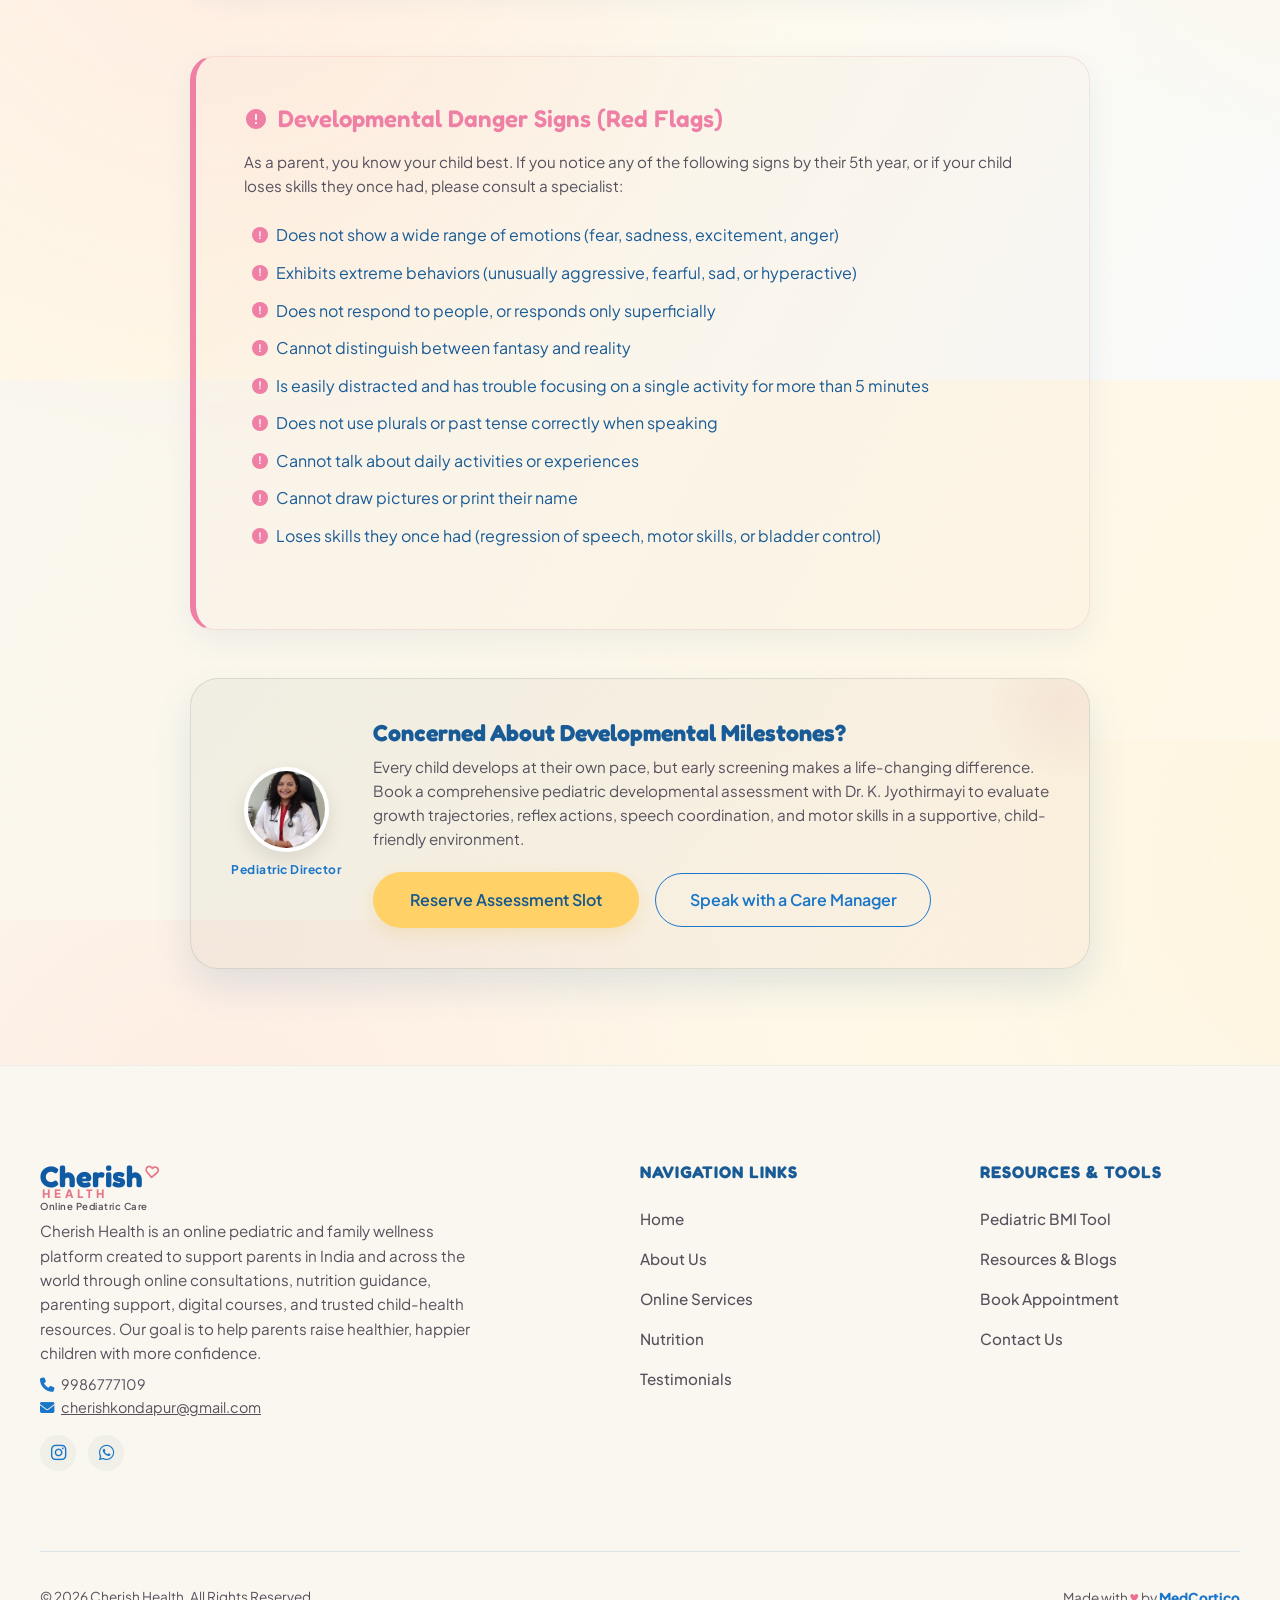
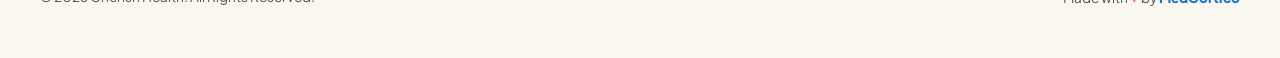
<file: milestones-blog.html>
<!DOCTYPE html>
<html lang="en">
<head>
  <meta charset="UTF-8">
  <meta name="viewport" content="width=device-width, initial-scale=1.0">
  <title>Childhood Developmental Milestones - Cherish Health</title>
  <meta name="description" content="Track developmental milestones for children from ages 1 to 5 years. Clinical guidance and warning flags compiled by Dr. K Jyothirmayi.">
  <meta name="keywords" content="developmental milestones, pediatric checkups, childhood development kondapur, developmental delays screening">
  <meta name="author" content="Dr. K Jyothirmayi">
  
  <!-- FontAwesome Icons CDN -->
  <link rel="stylesheet" href="https://cdnjs.cloudflare.com/ajax/libs/font-awesome/6.4.0/css/all.min.css">
  
  <!-- Favicon -->
  <link rel="icon" type="image/jpeg" href="photos/logo.jpg">

  <!-- Custom Stylesheet -->
  <link rel="stylesheet" href="index.css">
</head>
<body>

  <!-- Background blobs -->
  <div class="bg-blob bg-blob-1"></div>
  <div class="bg-blob bg-blob-2"></div>
  <div class="bg-blob bg-blob-3"></div>

  <!-- Floating WhatsApp Widget -->
  <a href="https://wa.me/919986777109?text=Hello%20Cherish%20Health,%20I'd%20like%20to%20book%20an%20online%20consultation." 
     target="_blank" 
     class="whatsapp-widget" 
     aria-label="Chat with us on WhatsApp">
    <i class="fab fa-whatsapp"></i>
  </a>

  <!-- Header Navigation -->
  <header id="main-header">
    <div class="logo-container">
      <a href="index.html" class="logo-brand-link">
        <div class="logo-brand">
          <span class="logo-cherish">Cherish<svg class="logo-heart" viewBox="0 0 24 24" fill="none" stroke="currentColor" stroke-width="3" stroke-linecap="round" stroke-linejoin="round"><path d="M20.84 4.61a5.5 5.5 0 0 0-7.78 0L12 5.67l-1.06-1.06a5.5 5.5 0 0 0-7.78 7.78l1.06 1.06L12 21.23l7.78-7.78 1.06-1.06a5.5 5.5 0 0 0 0-7.78z"></path></svg></span>
          <span class="logo-health">HEALTH</span>
          <span class="logo-subline">Online Pediatric Care</span>
        </div>
      </a>
    </div>
    
    <nav class="nav-menu">
      <a href="index.html" class="nav-link">Home</a>
      <a href="about.html" class="nav-link">About</a>
      <a href="services.html" class="nav-link">Our Services</a>
      <a href="nutrition.html" class="nav-link">Nutrition</a>
      <a href="testimonials.html" class="nav-link">Testimonials</a>
      
      <!-- Resources Link -->
      <a href="resources.html" class="nav-link">Resources</a>
      
      <a href="contact.html" class="nav-link">Contact Us</a>
    </nav>

    <div class="header-actions">
      <div class="social-icons">
        <a href="https://www.instagram.com/doc_mom_jyo/?hl=en" target="_blank" class="social-icon instagram" aria-label="Instagram Profile"><i class="fab fa-instagram"></i></a>
        <a href="https://wa.me/919986777109" target="_blank" class="social-icon whatsapp" aria-label="WhatsApp Us"><i class="fab fa-whatsapp"></i></a>
      </div>
      <a href="booking.html" class="btn-primary" style="padding: 0.6rem 1.5rem; font-size: 0.9rem;">Book Online</a>
    </div>

    <!-- Hamburger Menu Toggle (Mobile) -->
    <button class="mobile-toggle" id="mobile-toggle" aria-label="Toggle Navigation Menu">
      <span></span>
      <span></span>
      <span></span>
    </button>
  </header>

  <!-- Mobile Navigation Drawer -->
  <div class="mobile-nav-drawer" id="mobile-drawer">
    <button class="mobile-nav-close" id="mobile-drawer-close" aria-label="Close Navigation Menu">
      <i class="fa-solid fa-xmark"></i>
    </button>
    <ul class="mobile-nav-links">
      <li><a href="index.html" class="mobile-nav-link">Home</a></li>
      <li><a href="about.html" class="mobile-nav-link">About</a></li>
      <li><a href="services.html" class="mobile-nav-link">Our Services</a></li>
      <li><a href="nutrition.html" class="mobile-nav-link">Nutrition</a></li>
      <li><a href="testimonials.html" class="mobile-nav-link">Testimonials</a></li>
      <li><a href="resources.html" class="mobile-nav-link">Resources</a></li>
      <li><a href="contact.html" class="mobile-nav-link">Contact Us</a></li>
      <li style="margin-top: 1.5rem;"><a href="booking.html" class="btn-primary">Book Appointment</a></li>
    </ul>
  </div>

  <!-- Main Content Area -->
  <main>
    <div class="page-container">
      
      <!-- Section: Blogs (Developmental Milestones) -->
      <section id="blogs-content" class="resources-section" style="display: block; margin-top: 2rem;">
        <!-- Back Link -->
        <a href="resources.html" class="back-to-index-btn"><i class="fa-solid fa-arrow-left"></i> Back to Resources Index</a>

        <div class="section-title-wrapper" style="text-align: center; margin-bottom: 3rem;">
          <span class="category-pre">Evidence-Based Clinical Blogs</span>
          <h3>Understanding Your Child's Developmental Milestones</h3>
          <p style="max-width: 600px; margin: 0.5rem auto 0 auto;">A Comprehensive Developmental Milestone Reference Guide for Parents by Dr. K Jyothirmayi Kavipurapu.</p>
        </div>

        <div class="milestones-wrapper">
          
          <!-- Detailed Blog Editorial Intro -->
          <div class="glass-card" style="padding: 2.5rem; margin-bottom: 3rem; line-height: 1.8;">
            <h4 style="font-size: 1.3rem; margin-bottom: 1rem; color: var(--sage-green); font-weight: 700;">Why Tracking Milestones Matters</h4>
            <p style="font-size: 0.95rem; color: var(--text-secondary); margin-bottom: 1.5rem;">
              Childhood development is a rapid and complex journey. In the first five years of life, a child's brain forms more than one million new neural connections every second. Developmental milestones are the markers that tell us if these connections are proceeding as expected. They include physical skills (like crawling or hopping), speech patterns (like saying words or holding conversations), cognitive learning (like puzzle-solving or counting), and social-emotional skills (like sharing or expressing empathy).
            </p>
            <p style="font-size: 0.95rem; color: var(--text-secondary); margin-bottom: 1.5rem;">
              At Cherish Children's Clinic, we emphasize that <strong>early identification of developmental delays is key</strong>. If a delay is caught early, developmental therapies, motor exercises, or behavioral modifications are significantly more effective. This clinical guide outlines the core skills a child should display at age checkpoints from 1 to 5 years, along with developmental red flags.
            </p>
            <div style="background-color: var(--bg-sage-light); border-radius: 12px; padding: 1.25rem; font-size: 0.9rem; color: var(--sage-green); font-weight: 600; display: flex; align-items: center; gap: 0.75rem;">
              <i class="fa-solid fa-user-doctor"></i>
              <span>Tip from Dr. Jyo: Track milestone progress during play times rather than tests to observe natural behavioral patterns.</span>
            </div>
          </div>

          <!-- Age selectors dock -->
          <div class="milestones-age-dock">
            <button class="age-dock-btn active" data-age="1" type="button">1 Year</button>
            <button class="age-dock-btn" data-age="2" type="button">2 Years</button>
            <button class="age-dock-btn" data-age="3" type="button">3 Years</button>
            <button class="age-dock-btn" data-age="4" type="button">4 Years</button>
            <button class="age-dock-btn" data-age="5" type="button">5 Years</button>
          </div>

          <!-- Milestones timeline blocks -->
          <div class="timeline-panels-container glass-card">
            
            <!-- 1 Year Panel -->
            <div class="timeline-list-panel active" id="milestones-panel-1">
              <h4 style="font-size: 1.4rem; margin-bottom: 1rem; color: var(--sage-green);">1 Year Checkpoint Milestones</h4>
              <p style="font-size: 0.95rem; color: var(--text-secondary); margin-bottom: 2rem; line-height: 1.6;">
                By age 1, infants are transitioning into toddlerhood, building physical mobility, and developing early communication skills. They begin to grasp objects with intent and connect words with objects or caregivers.
              </p>
              <div class="timeline-list-grid">
                <div class="timeline-checkpoint-item">
                  <div class="checkpoint-number">1</div>
                  <div class="checkpoint-details">
                    <h4>Social & Emotional</h4>
                    <p>Enjoys simple interactive games (like peek-a-boo or pat-a-cake), shows preference for primary caregivers, and waves "bye-bye" independently.</p>
                  </div>
                </div>
                <div class="timeline-checkpoint-item">
                  <div class="checkpoint-number">2</div>
                  <div class="checkpoint-details">
                    <h4>Language & Speech</h4>
                    <p>Responds to their own name, tries to copy sounds, understands the word "no", and says basic words like "mama" or "dada" with meaning.</p>
                  </div>
                </div>
                <div class="timeline-checkpoint-item">
                  <div class="checkpoint-number">3</div>
                  <div class="checkpoint-details">
                    <h4>Cognitive / Learning</h4>
                    <p>Puts toys into containers and takes them out, looks at objects when named, and explores items by shaking, throwing, or banging.</p>
                  </div>
                </div>
                <div class="timeline-checkpoint-item">
                  <div class="checkpoint-number">4</div>
                  <div class="checkpoint-details">
                    <h4>Physical / Motor</h4>
                    <p>Pulls up to stand, walks while holding onto furniture ("cruising"), sits without support, and uses a neat pincer grasp (thumb and forefinger) to pick up food.</p>
                  </div>
                </div>
              </div>
            </div>

            <!-- 2 Years Panel -->
            <div class="timeline-list-panel" id="milestones-panel-2">
              <h4 style="font-size: 1.4rem; margin-bottom: 1rem; color: var(--sage-green);">2 Years Checkpoint Milestones</h4>
              <p style="font-size: 0.95rem; color: var(--text-secondary); margin-bottom: 2rem; line-height: 1.6;">
                The age of two is characterized by rapid motor growth, beginning imaginative play, and expanding vocabulary. Children start showing strong desires for independence.
              </p>
              <div class="timeline-list-grid">
                <div class="timeline-checkpoint-item">
                  <div class="checkpoint-number">1</div>
                  <div class="checkpoint-details">
                    <h4>Social & Emotional</h4>
                    <p>Copies behaviors of adults and older children, shows excitement when playing with peers (parallel play), and starts displaying defiant behaviors (saying "no!").</p>
                  </div>
                </div>
                <div class="timeline-checkpoint-item">
                  <div class="checkpoint-number">2</div>
                  <div class="checkpoint-details">
                    <h4>Language & Speech</h4>
                    <p>Points to objects or pictures when named, speaks in short 2-to-4 word combinations, and can follow simple 2-step instructions.</p>
                  </div>
                </div>
                <div class="timeline-checkpoint-item">
                  <div class="checkpoint-number">3</div>
                  <div class="checkpoint-details">
                    <h4>Cognitive / Learning</h4>
                    <p>Begins sorting shapes and colors, builds towers of 4 or more blocks, plays simple make-believe games, and turns book pages one at a time.</p>
                  </div>
                </div>
                <div class="timeline-checkpoint-item">
                  <div class="checkpoint-number">4</div>
                  <div class="checkpoint-details">
                    <h4>Physical / Motor</h4>
                    <p>Kicks a ball, runs steadily, walks up and down stairs holding onto a rail, throws a ball overhand, and feeds themselves with a spoon.</p>
                  </div>
                </div>
              </div>
            </div>

            <!-- 3 Years Panel -->
            <div class="timeline-list-panel" id="milestones-panel-3">
              <h4 style="font-size: 1.4rem; margin-bottom: 1rem; color: var(--sage-green);">3 Years Checkpoint Milestones</h4>
              <p style="font-size: 0.95rem; color: var(--text-secondary); margin-bottom: 2rem; line-height: 1.6;">
                Three-year-olds display greater emotional control and have more social interactions. Their speech is easily understood by strangers, and they can handle simple fine-motor tools.
              </p>
              <div class="timeline-list-grid">
                <div class="timeline-checkpoint-item">
                  <div class="checkpoint-number">1</div>
                  <div class="checkpoint-details">
                    <h4>Social & Emotional</h4>
                    <p>Spontaneously shows affection for friends, understands taking turns during simple board or physical games, and shows concern for a crying friend.</p>
                  </div>
                </div>
                <div class="timeline-checkpoint-item">
                  <div class="checkpoint-number">2</div>
                  <div class="checkpoint-details">
                    <h4>Language & Speech</h4>
                    <p>Converses using sentences of 3 or 4 words, asks "who", "what", or "why" questions, and speaks clearly enough for strangers to understand most of the time.</p>
                  </div>
                </div>
                <div class="timeline-checkpoint-item">
                  <div class="checkpoint-number">3</div>
                  <div class="checkpoint-details">
                    <h4>Cognitive / Learning</h4>
                    <p>Works toys with buttons, levers, or moving parts; builds puzzles with 3 or 4 pieces; draws a circle with a crayon; and engages in rich imaginative play.</p>
                  </div>
                </div>
                <div class="timeline-checkpoint-item">
                  <div class="checkpoint-number">4</div>
                  <div class="checkpoint-details">
                    <h4>Physical / Motor</h4>
                    <p>Climbs playground structures easily, runs without falling, pedals a tricycle, and walks up and down stairs using alternating feet.</p>
                  </div>
                </div>
              </div>
            </div>

            <!-- 4 Years Panel -->
            <div class="timeline-list-panel" id="milestones-panel-4">
              <h4 style="font-size: 1.4rem; margin-bottom: 1rem; color: var(--sage-green);">4 Years Checkpoint Milestones</h4>
              <p style="font-size: 0.95rem; color: var(--text-secondary); margin-bottom: 2rem; line-height: 1.6;">
                At four, children are creative, communicative, and socially collaborative. They can verbalize thoughts, understand daily sequences, and balance on one foot.
              </p>
              <div class="timeline-list-grid">
                <div class="timeline-checkpoint-item">
                  <div class="checkpoint-number">1</div>
                  <div class="checkpoint-details">
                    <h4>Social & Emotional</h4>
                    <p>Enjoys doing new things, cooperates with peers during group play, talks about what they like, and is highly creative in roleplay games.</p>
                  </div>
                </div>
                <div class="timeline-checkpoint-item">
                  <div class="checkpoint-number">2</div>
                  <div class="checkpoint-details">
                    <h4>Language & Speech</h4>
                    <p>Tells detailed stories, knows simple songs or poems from memory, uses basic grammar rules, and speaks in clear sentences.</p>
                  </div>
                </div>
                <div class="timeline-checkpoint-item">
                  <div class="checkpoint-number">3</div>
                  <div class="checkpoint-details">
                    <h4>Cognitive / Learning</h4>
                    <p>Identifies several colors and numbers, understands counting concepts up to 10, understands time concepts (morning/afternoon), and draws a person with 3 parts.</p>
                  </div>
                </div>
                <div class="timeline-checkpoint-item">
                  <div class="checkpoint-number">4</div>
                  <div class="checkpoint-details">
                    <h4>Physical / Motor</h4>
                    <p>Hops and stands on one foot for up to 2 seconds, catches a bounced ball most of the time, and pours liquids or cuts paper under supervision.</p>
                  </div>
                </div>
              </div>
            </div>

            <!-- 5 Years Panel -->
            <div class="timeline-list-panel" id="milestones-panel-5">
              <h4 style="font-size: 1.4rem; margin-bottom: 1rem; color: var(--sage-green);">5 Years Checkpoint Milestones</h4>
              <p style="font-size: 0.95rem; color: var(--text-secondary); margin-bottom: 2rem; line-height: 1.6;">
                By age five, children are preparing for school. They can express complex thoughts, follow rules, draw basic people, write letters, and show advanced physical stability.
              </p>
              <div class="timeline-list-grid">
                <div class="timeline-checkpoint-item">
                  <div class="checkpoint-number">1</div>
                  <div class="checkpoint-details">
                    <h4>Social & Emotional</h4>
                    <p>Wants to please friends and be like them, displays more independence, follows rules, and understands the difference between fantasy and reality.</p>
                  </div>
                </div>
                <div class="timeline-checkpoint-item">
                  <div class="checkpoint-number">2</div>
                  <div class="checkpoint-details">
                    <h4>Language & Speech</h4>
                    <p>Speaks clearly using complex sentences, uses future tense correctly, tells long stories, and can maintain a structured conversation.</p>
                  </div>
                </div>
                <div class="timeline-checkpoint-item">
                  <div class="checkpoint-number">3</div>
                  <div class="checkpoint-details">
                    <h4>Cognitive / Learning</h4>
                    <p>Counts 10 or more objects, draws a person with at least 6 body parts, prints several letters or numbers, and understands geometric shapes.</p>
                  </div>
                </div>
                <div class="timeline-checkpoint-item">
                  <div class="checkpoint-number">4</div>
                  <div class="checkpoint-details">
                    <h4>Physical / Motor</h4>
                    <p>Stands on one foot for 10 seconds or longer, hops, does simple somersaults, swings and climbs with agility, and uses the toilet independently.</p>
                  </div>
                </div>
              </div>
            </div>

          </div>

          <!-- Danger Signs & Nudge to Book -->
          <div class="milestones-warning-panel glass-card">
            <h3>
              <svg viewBox="0 0 24 24"><path d="M12 2C6.48 2 2 6.48 2 12s4.48 10 10 10 10-4.48 10-10S17.52 2 12 2zm1 15h-2v-2h2v2zm0-4h-2V7h2v6z"/></svg>
              Developmental Danger Signs (Red Flags)
            </h3>
            <p style="margin-bottom: 1.5rem; font-size: 0.95rem; line-height: 1.6; color: var(--text-secondary);">
              As a parent, you know your child best. If you notice any of the following signs by their 5th year, or if your child loses skills they once had, please consult a specialist:
            </p>
            <ul>
              <li>Does not show a wide range of emotions (fear, sadness, excitement, anger)</li>
              <li>Exhibits extreme behaviors (unusually aggressive, fearful, sad, or hyperactive)</li>
              <li>Does not respond to people, or responds only superficially</li>
              <li>Cannot distinguish between fantasy and reality</li>
              <li>Is easily distracted and has trouble focusing on a single activity for more than 5 minutes</li>
              <li>Does not use plurals or past tense correctly when speaking</li>
              <li>Cannot talk about daily activities or experiences</li>
              <li>Cannot draw pictures or print their name</li>
              <li>Loses skills they once had (regression of speech, motor skills, or bladder control)</li>
            </ul>
          </div>

          <!-- ENHANCED PRE-BOOKING NUDGE CARD -->
          <div class="enhanced-nudge-box">
            <div class="enhanced-nudge-content">
              <div class="enhanced-nudge-avatar-col">
                <img src="photos/dr jyothir mayi latest photo.jpeg" alt="Dr. K Jyothirmayi" class="enhanced-nudge-avatar">
                <span style="font-size: 0.75rem; font-weight: 700; color: var(--sage-green); margin-top: 0.5rem; letter-spacing: 0.5px;">Pediatric Director</span>
              </div>
              <div class="enhanced-nudge-info-col">
                <h4>Concerned About Developmental Milestones?</h4>
                <p>
                  Every child develops at their own pace, but early screening makes a life-changing difference. Book a comprehensive pediatric developmental assessment with Dr. K. Jyothirmayi to evaluate growth trajectories, reflex actions, speech coordination, and motor skills in a supportive, child-friendly environment.
                </p>
                <div class="enhanced-nudge-actions">
                  <a href="booking.html" class="btn-primary">Reserve Assessment Slot</a>
                  <a href="contact.html" class="btn-outline" style="background: transparent;">Speak with a Care Manager</a>
                </div>
              </div>
            </div>
          </div>

        </div>
      </section>

    </div>
  </main>

  <!-- Footer -->
  <footer>
    <div class="footer-top-columns">
      <div class="footer-logo-brand">
        <a href="index.html" class="logo-brand-link">
          <div class="logo-brand">
            <span class="logo-cherish">Cherish<svg class="logo-heart" viewBox="0 0 24 24" fill="none" stroke="currentColor" stroke-width="3" stroke-linecap="round" stroke-linejoin="round"><path d="M20.84 4.61a5.5 5.5 0 0 0-7.78 0L12 5.67l-1.06-1.06a5.5 5.5 0 0 0-7.78 7.78l1.06 1.06L12 21.23l7.78-7.78 1.06-1.06a5.5 5.5 0 0 0 0-7.78z"></path></svg></span>
            <span class="logo-health">HEALTH</span>
            <span class="logo-subline" style="margin-bottom: 0.5rem;">Online Pediatric Care</span>
          </div>
        </a>
        <p style="margin-bottom: 0.5rem;">Cherish Health is an online pediatric and family wellness platform created to support parents in India and across the world through online consultations, nutrition guidance, parenting support, digital courses, and trusted child-health resources. Our goal is to help parents raise healthier, happier children with more confidence.</p>
        <p style="font-size: 0.9rem; margin-bottom: 1rem; color: var(--text-secondary);">
          <i class="fa-solid fa-phone" style="margin-right: 5px; color: var(--sage-green);"></i> <a href="tel:9986777109" style="color: inherit;">9986777109</a><br>
          <i class="fa-solid fa-envelope" style="margin-right: 5px; color: var(--sage-green);"></i> <a href="mailto:cherishkondapur@gmail.com" style="color: inherit; text-decoration: underline;">cherishkondapur@gmail.com</a>
        </p>
        <div class="social-icons" style="margin-top: 1rem;">
          <a href="https://www.instagram.com/doc_mom_jyo/?hl=en" target="_blank" class="social-icon instagram" aria-label="Instagram"><i class="fab fa-instagram"></i></a>
          <a href="https://wa.me/919986777109" target="_blank" class="social-icon whatsapp" aria-label="WhatsApp"><i class="fab fa-whatsapp"></i></a>
        </div>
      </div>
      
      <div class="footer-column">
        <h4>Navigation Links</h4>
        <ul class="footer-links-list">
          <li><a href="index.html">Home</a></li>
          <li><a href="about.html">About Us</a></li>
          <li><a href="services.html">Online Services</a></li>
          <li><a href="nutrition.html">Nutrition</a></li>
          <li><a href="testimonials.html">Testimonials</a></li>
        </ul>
      </div>

      <div class="footer-column">
        <h4>Resources & Tools</h4>
        <ul class="footer-links-list">
          <li><a href="bmi-calculator.html">Pediatric BMI Tool</a></li>
          <li><a href="resources.html">Resources &amp; Blogs</a></li>
          <li><a href="booking.html">Book Appointment</a></li>
          <li><a href="contact.html">Contact Us</a></li>
        </ul>
      </div>
    </div>

    <div class="footer-bottom-bar">
      <p>&copy; 2026 Cherish Health. All Rights Reserved.</p>
      <p>Made with <span class="footer-love" aria-label="love">♥</span> by <a href="https://medcortico.com" target="_blank" rel="noopener noreferrer">MedCortico</a></p>
    </div>
  </footer>

  <!-- Universal Script -->
  <script src="script.js"></script>
</body>
</html>
</file>
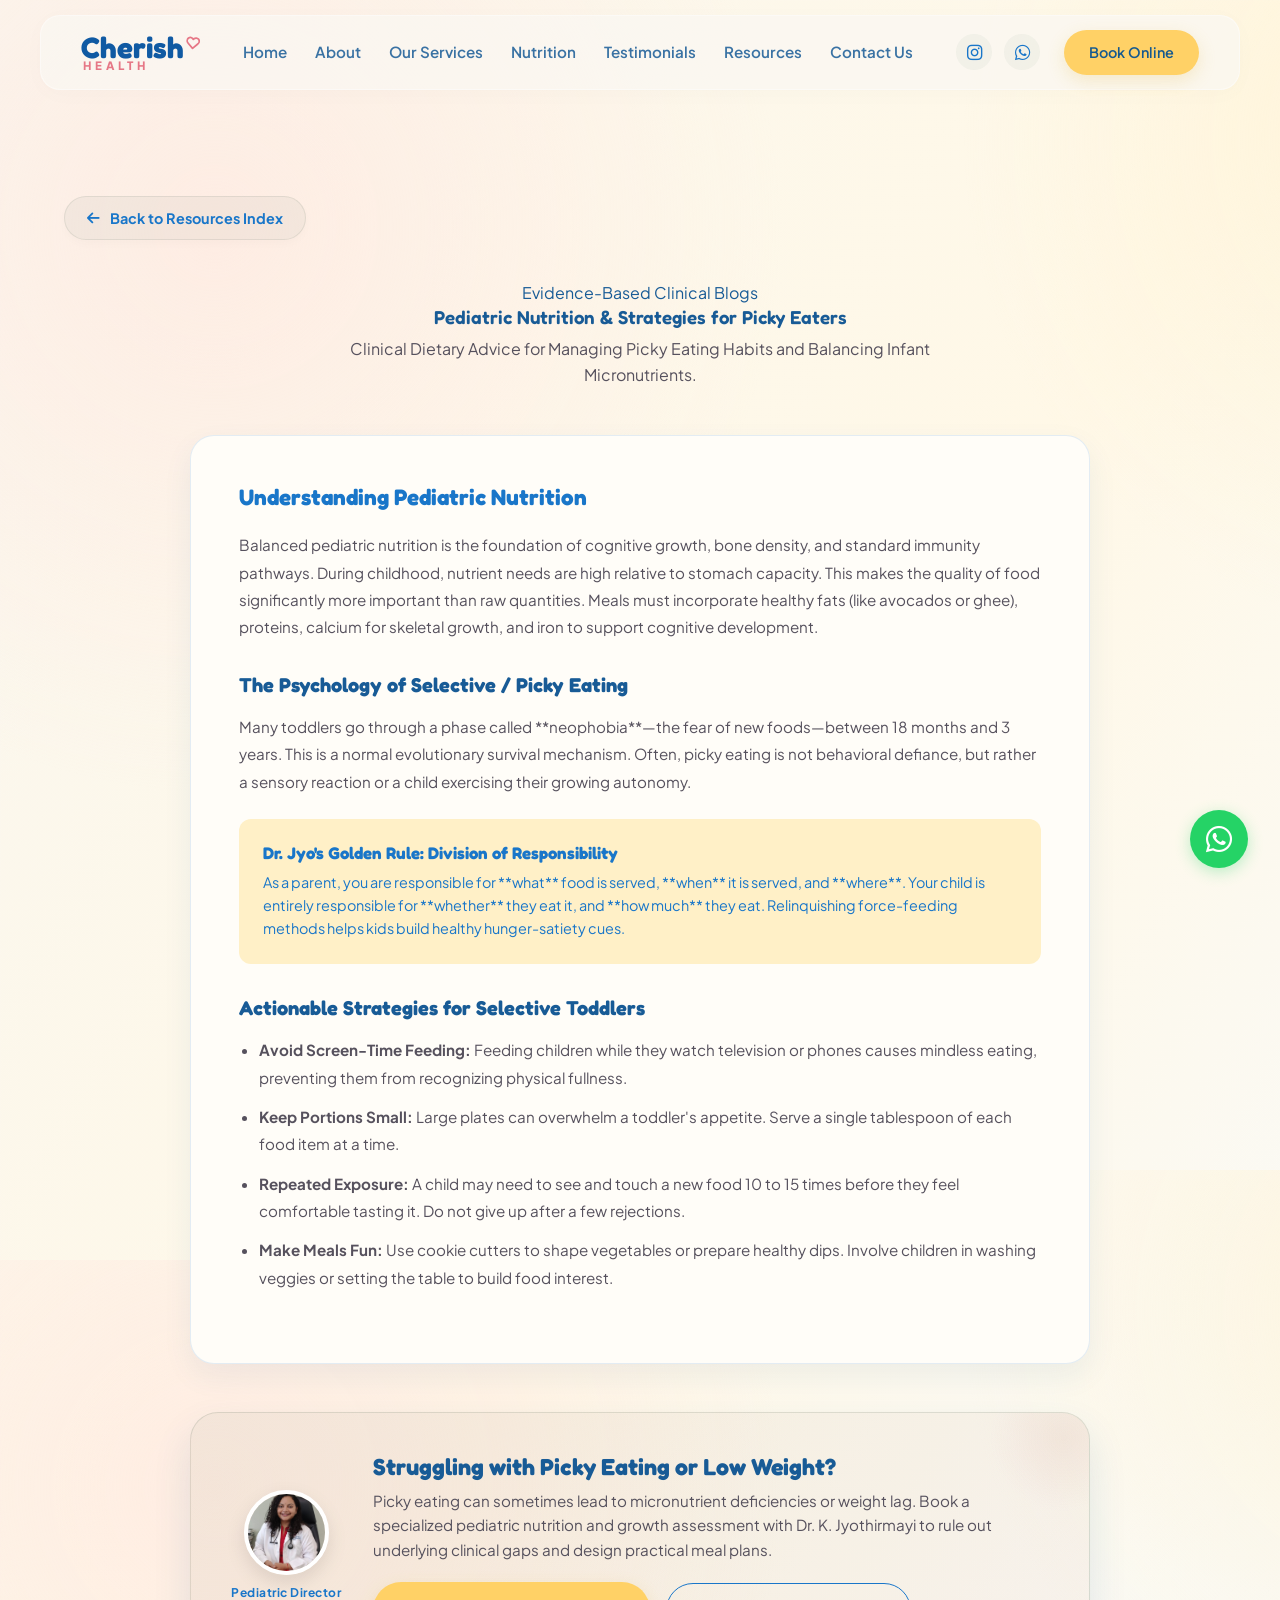
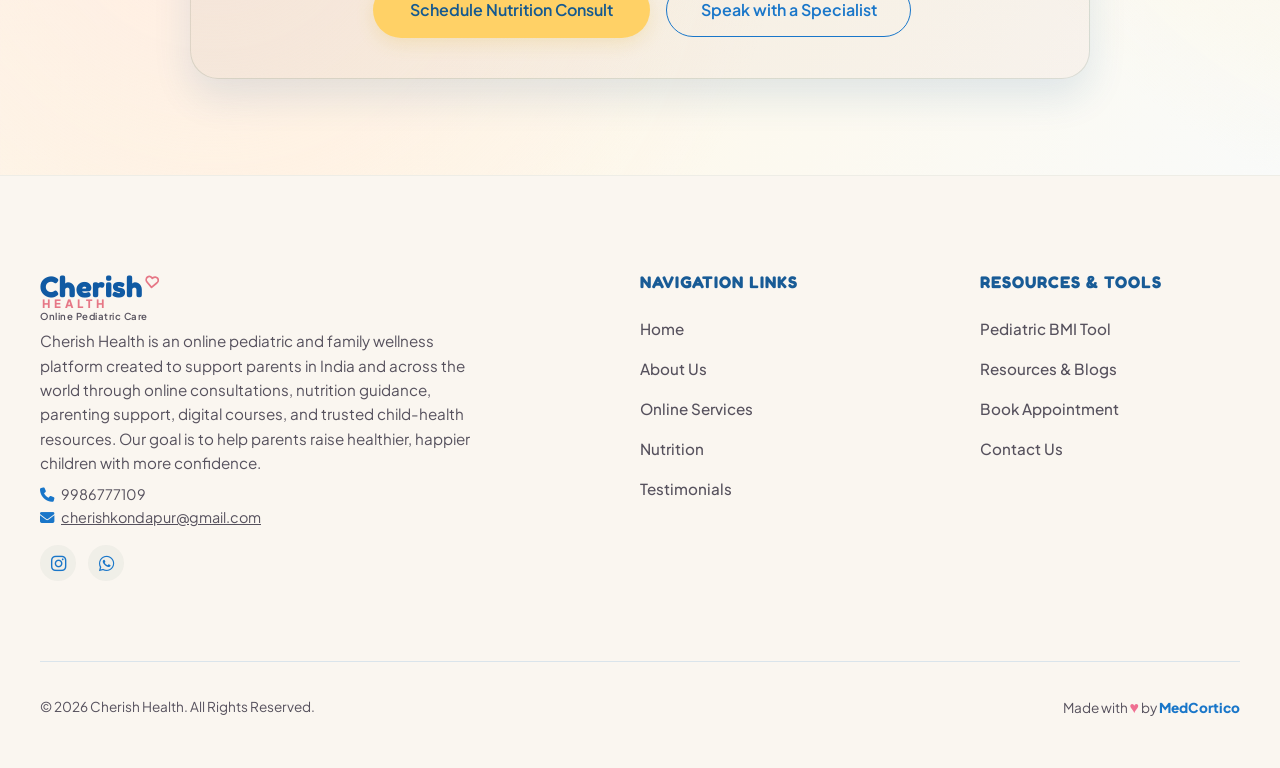
<file: nutrition-blog.html>
<!DOCTYPE html>
<html lang="en">
<head>
  <meta charset="UTF-8">
  <meta name="viewport" content="width=device-width, initial-scale=1.0">
  <title>Childhood Nutrition & Picky Eating - Cherish Health</title>
  <meta name="description" content="Pediatric nutrition guidelines, sensory picky eating strategies, and micronutrient balances by Dr. K Jyothirmayi.">
  <meta name="keywords" content="toddler picky eating advice, pediatric dietitian, child nutrition plan, child feeding schedules hyderabad">
  <meta name="author" content="Dr. K Jyothirmayi">
  
  <!-- FontAwesome Icons CDN -->
  <link rel="stylesheet" href="https://cdnjs.cloudflare.com/ajax/libs/font-awesome/6.4.0/css/all.min.css">
  
  <!-- Favicon -->
  <link rel="icon" type="image/jpeg" href="photos/logo.jpg">

  <!-- Custom Stylesheet -->
  <link rel="stylesheet" href="index.css">
</head>
<body>

  <!-- Background blobs -->
  <div class="bg-blob bg-blob-1"></div>
  <div class="bg-blob bg-blob-2"></div>
  <div class="bg-blob bg-blob-3"></div>

  <!-- Floating WhatsApp Widget -->
  <a href="https://wa.me/919986777109?text=Hello%20Cherish%20Health,%20I'd%20like%20to%20book%20an%20online%20consultation." 
     target="_blank" 
     class="whatsapp-widget" 
     aria-label="Chat with us on WhatsApp">
    <i class="fab fa-whatsapp"></i>
  </a>

  <!-- Header Navigation -->
  <header id="main-header">
    <div class="logo-container">
      <a href="index.html" class="logo-brand-link">
        <div class="logo-brand">
          <span class="logo-cherish">Cherish<svg class="logo-heart" viewBox="0 0 24 24" fill="none" stroke="currentColor" stroke-width="3" stroke-linecap="round" stroke-linejoin="round"><path d="M20.84 4.61a5.5 5.5 0 0 0-7.78 0L12 5.67l-1.06-1.06a5.5 5.5 0 0 0-7.78 7.78l1.06 1.06L12 21.23l7.78-7.78 1.06-1.06a5.5 5.5 0 0 0 0-7.78z"></path></svg></span>
          <span class="logo-health">HEALTH</span>
          <span class="logo-subline">Online Pediatric Care</span>
        </div>
      </a>
    </div>
    
    <nav class="nav-menu">
      <a href="index.html" class="nav-link">Home</a>
      <a href="about.html" class="nav-link">About</a>
      <a href="services.html" class="nav-link">Our Services</a>
      <a href="nutrition.html" class="nav-link">Nutrition</a>
      <a href="testimonials.html" class="nav-link">Testimonials</a>
      
      <!-- Resources Link -->
      <a href="resources.html" class="nav-link">Resources</a>
      
      <a href="contact.html" class="nav-link">Contact Us</a>
    </nav>

    <div class="header-actions">
      <div class="social-icons">
        <a href="https://www.instagram.com/doc_mom_jyo/?hl=en" target="_blank" class="social-icon instagram" aria-label="Instagram Profile"><i class="fab fa-instagram"></i></a>
        <a href="https://wa.me/919986777109" target="_blank" class="social-icon whatsapp" aria-label="WhatsApp Us"><i class="fab fa-whatsapp"></i></a>
      </div>
      <a href="booking.html" class="btn-primary" style="padding: 0.6rem 1.5rem; font-size: 0.9rem;">Book Online</a>
    </div>

    <!-- Hamburger Menu Toggle (Mobile) -->
    <button class="mobile-toggle" id="mobile-toggle" aria-label="Toggle Navigation Menu">
      <span></span>
      <span></span>
      <span></span>
    </button>
  </header>

  <!-- Mobile Navigation Drawer -->
  <div class="mobile-nav-drawer" id="mobile-drawer">
    <button class="mobile-nav-close" id="mobile-drawer-close" aria-label="Close Navigation Menu">
      <i class="fa-solid fa-xmark"></i>
    </button>
    <ul class="mobile-nav-links">
      <li><a href="index.html" class="mobile-nav-link">Home</a></li>
      <li><a href="about.html" class="mobile-nav-link">About</a></li>
      <li><a href="services.html" class="mobile-nav-link">Our Services</a></li>
      <li><a href="nutrition.html" class="mobile-nav-link">Nutrition</a></li>
      <li><a href="testimonials.html" class="mobile-nav-link">Testimonials</a></li>
      <li><a href="resources.html" class="mobile-nav-link">Resources</a></li>
      <li><a href="contact.html" class="mobile-nav-link">Contact Us</a></li>
      <li style="margin-top: 1.5rem;"><a href="booking.html" class="btn-primary">Book Appointment</a></li>
    </ul>
  </div>

  <!-- Main Content Area -->
  <main>
    <div class="page-container">
      
      <!-- Section: Blog 3 (Nutrition & Picky Eaters) -->
      <section id="blogs-content" class="resources-section" style="display: block; margin-top: 2rem;">
        <!-- Back Link -->
        <a href="resources.html" class="back-to-index-btn"><i class="fa-solid fa-arrow-left"></i> Back to Resources Index</a>

        <div class="section-title-wrapper" style="text-align: center; margin-bottom: 3rem;">
          <span class="category-pre">Evidence-Based Clinical Blogs</span>
          <h3>Pediatric Nutrition & Strategies for Picky Eaters</h3>
          <p style="max-width: 600px; margin: 0.5rem auto 0 auto;">Clinical Dietary Advice for Managing Picky Eating Habits and Balancing Infant Micronutrients.</p>
        </div>

        <div class="milestones-wrapper">
          <div class="glass-card" style="padding: 3rem; line-height: 1.8;">
            <h4 style="font-size: 1.4rem; color: var(--sage-green); font-weight: 700; margin-bottom: 1.25rem;">Understanding Pediatric Nutrition</h4>
            <p style="font-size: 0.95rem; color: var(--text-secondary); margin-bottom: 1.5rem;">
              Balanced pediatric nutrition is the foundation of cognitive growth, bone density, and standard immunity pathways. During childhood, nutrient needs are high relative to stomach capacity. This makes the quality of food significantly more important than raw quantities. Meals must incorporate healthy fats (like avocados or ghee), proteins, calcium for skeletal growth, and iron to support cognitive development.
            </p>

            <h4 style="font-size: 1.25rem; font-weight: 700; margin-top: 2rem; margin-bottom: 1rem; color: var(--text-primary);">The Psychology of Selective / Picky Eating</h4>
            <p style="font-size: 0.95rem; color: var(--text-secondary); margin-bottom: 1.5rem;">
              Many toddlers go through a phase called **neophobia**—the fear of new foods—between 18 months and 3 years. This is a normal evolutionary survival mechanism. Often, picky eating is not behavioral defiance, but rather a sensory reaction or a child exercising their growing autonomy.
            </p>

            <div style="background-color: var(--bg-sage-light); border-radius: 12px; padding: 1.5rem; margin-bottom: 2rem; color: var(--sage-green);">
              <h5 style="font-weight: 700; font-size: 1.05rem; margin-bottom: 0.5rem; color: var(--sage-green);">Dr. Jyo's Golden Rule: Division of Responsibility</h5>
              <p style="font-size: 0.9rem; line-height: 1.6; color: var(--sage-green); margin: 0;">
                As a parent, you are responsible for **what** food is served, **when** it is served, and **where**. Your child is entirely responsible for **whether** they eat it, and **how much** they eat. Relinquishing force-feeding methods helps kids build healthy hunger-satiety cues.
              </p>
            </div>

            <h4 style="font-size: 1.25rem; font-weight: 700; margin-top: 2rem; margin-bottom: 1rem; color: var(--text-primary);">Actionable Strategies for Selective Toddlers</h4>
            <ul style="padding-left: 1.25rem; margin-bottom: 1.5rem; font-size: 0.95rem; color: var(--text-secondary);">
              <li style="margin-bottom: 0.75rem;"><strong>Avoid Screen-Time Feeding:</strong> Feeding children while they watch television or phones causes mindless eating, preventing them from recognizing physical fullness.</li>
              <li style="margin-bottom: 0.75rem;"><strong>Keep Portions Small:</strong> Large plates can overwhelm a toddler's appetite. Serve a single tablespoon of each food item at a time.</li>
              <li style="margin-bottom: 0.75rem;"><strong>Repeated Exposure:</strong> A child may need to see and touch a new food 10 to 15 times before they feel comfortable tasting it. Do not give up after a few rejections.</li>
              <li style="margin-bottom: 0.75rem;"><strong>Make Meals Fun:</strong> Use cookie cutters to shape vegetables or prepare healthy dips. Involve children in washing veggies or setting the table to build food interest.</li>
            </ul>
          </div>

          <!-- ENHANCED PRE-BOOKING NUDGE CARD -->
          <div class="enhanced-nudge-box">
            <div class="enhanced-nudge-content">
              <div class="enhanced-nudge-avatar-col">
                <img src="photos/dr jyothir mayi latest photo.jpeg" alt="Dr. K Jyothirmayi" class="enhanced-nudge-avatar">
                <span style="font-size: 0.75rem; font-weight: 700; color: var(--sage-green); margin-top: 0.5rem; letter-spacing: 0.5px;">Pediatric Director</span>
              </div>
              <div class="enhanced-nudge-info-col">
                <h4>Struggling with Picky Eating or Low Weight?</h4>
                <p>
                  Picky eating can sometimes lead to micronutrient deficiencies or weight lag. Book a specialized pediatric nutrition and growth assessment with Dr. K. Jyothirmayi to rule out underlying clinical gaps and design practical meal plans.
                </p>
                <div class="enhanced-nudge-actions">
                  <a href="booking.html" class="btn-primary">Schedule Nutrition Consult</a>
                  <a href="contact.html" class="btn-outline" style="background: transparent;">Speak with a Specialist</a>
                </div>
              </div>
            </div>
          </div>
        </div>
      </section>

    </div>
  </main>

  <!-- Footer -->
  <footer>
    <div class="footer-top-columns">
      <div class="footer-logo-brand">
        <a href="index.html" class="logo-brand-link">
          <div class="logo-brand">
            <span class="logo-cherish">Cherish<svg class="logo-heart" viewBox="0 0 24 24" fill="none" stroke="currentColor" stroke-width="3" stroke-linecap="round" stroke-linejoin="round"><path d="M20.84 4.61a5.5 5.5 0 0 0-7.78 0L12 5.67l-1.06-1.06a5.5 5.5 0 0 0-7.78 7.78l1.06 1.06L12 21.23l7.78-7.78 1.06-1.06a5.5 5.5 0 0 0 0-7.78z"></path></svg></span>
            <span class="logo-health">HEALTH</span>
            <span class="logo-subline" style="margin-bottom: 0.5rem;">Online Pediatric Care</span>
          </div>
        </a>
        <p style="margin-bottom: 0.5rem;">Cherish Health is an online pediatric and family wellness platform created to support parents in India and across the world through online consultations, nutrition guidance, parenting support, digital courses, and trusted child-health resources. Our goal is to help parents raise healthier, happier children with more confidence.</p>
        <p style="font-size: 0.9rem; margin-bottom: 1rem; color: var(--text-secondary);">
          <i class="fa-solid fa-phone" style="margin-right: 5px; color: var(--sage-green);"></i> <a href="tel:9986777109" style="color: inherit;">9986777109</a><br>
          <i class="fa-solid fa-envelope" style="margin-right: 5px; color: var(--sage-green);"></i> <a href="mailto:cherishkondapur@gmail.com" style="color: inherit; text-decoration: underline;">cherishkondapur@gmail.com</a>
        </p>
        <div class="social-icons" style="margin-top: 1rem;">
          <a href="https://www.instagram.com/doc_mom_jyo/?hl=en" target="_blank" class="social-icon instagram" aria-label="Instagram"><i class="fab fa-instagram"></i></a>
          <a href="https://wa.me/919986777109" target="_blank" class="social-icon whatsapp" aria-label="WhatsApp"><i class="fab fa-whatsapp"></i></a>
        </div>
      </div>
      
      <div class="footer-column">
        <h4>Navigation Links</h4>
        <ul class="footer-links-list">
          <li><a href="index.html">Home</a></li>
          <li><a href="about.html">About Us</a></li>
          <li><a href="services.html">Online Services</a></li>
          <li><a href="nutrition.html">Nutrition</a></li>
          <li><a href="testimonials.html">Testimonials</a></li>
        </ul>
      </div>

      <div class="footer-column">
        <h4>Resources & Tools</h4>
        <ul class="footer-links-list">
          <li><a href="bmi-calculator.html">Pediatric BMI Tool</a></li>
          <li><a href="resources.html">Resources &amp; Blogs</a></li>
          <li><a href="booking.html">Book Appointment</a></li>
          <li><a href="contact.html">Contact Us</a></li>
        </ul>
      </div>
    </div>

    <div class="footer-bottom-bar">
      <p>&copy; 2026 Cherish Health. All Rights Reserved.</p>
      <p>Made with <span class="footer-love" aria-label="love">♥</span> by <a href="https://medcortico.com" target="_blank" rel="noopener noreferrer">MedCortico</a></p>
    </div>
  </footer>

  <!-- Universal Script -->
  <script src="script.js"></script>
</body>
</html>
</file>
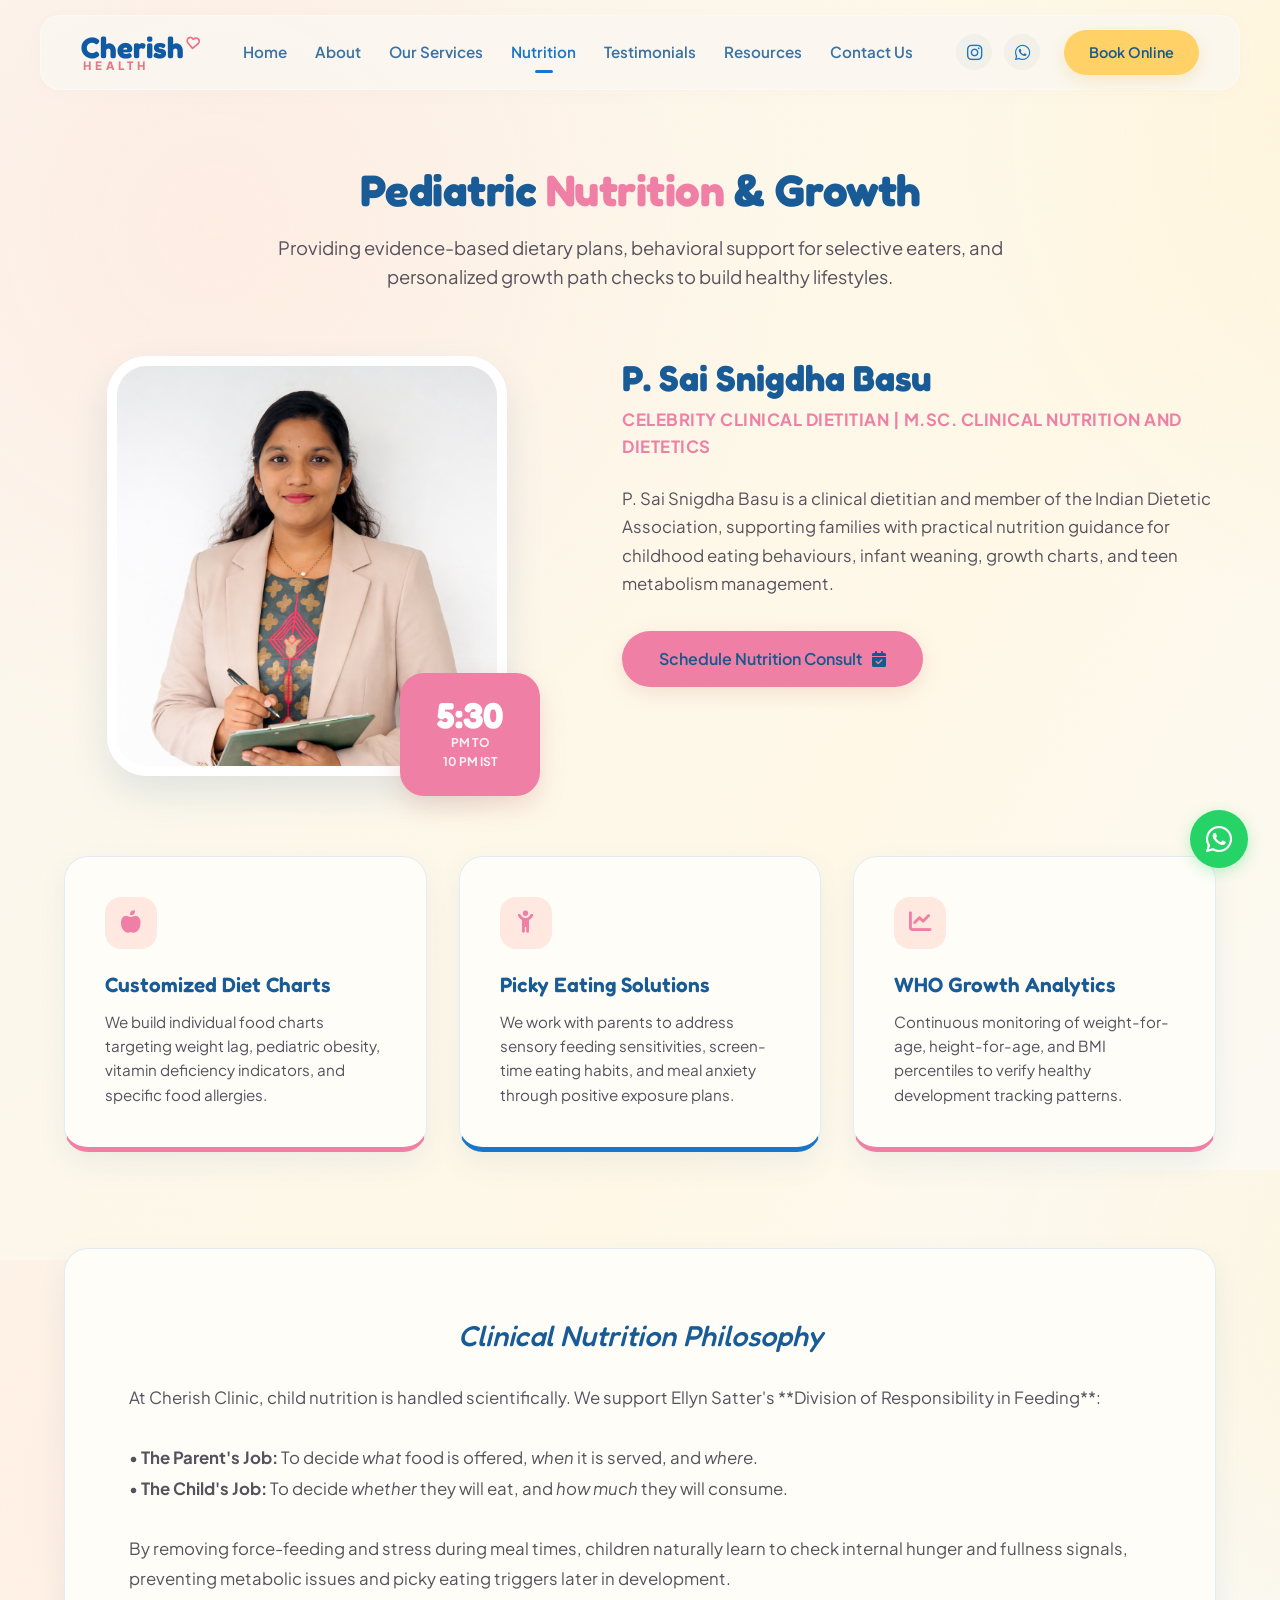
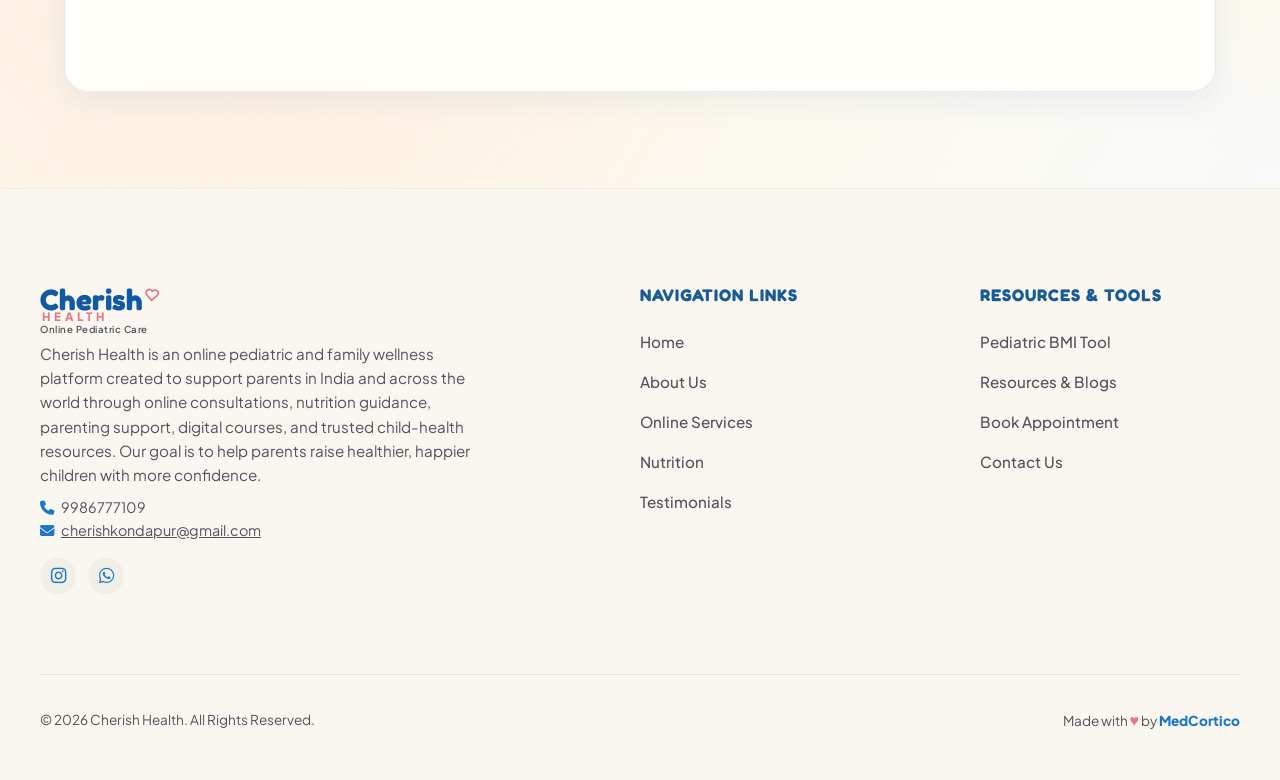
<file: nutrition.html>
<!DOCTYPE html>
<html lang="en">
<head>
  <meta charset="UTF-8">
  <meta name="viewport" content="width=device-width, initial-scale=1.0">
  <title>Pediatric Nutrition & Dietetics - Cherish Clinic by Dr. Jyothirmayi</title>
  <meta name="description" content="Pediatric nutrition counseling, customized growth diet charts, and picky eating behavioral plans at Cherish Clinic by Dr. Jyothirmayi Kavipurapu.">
  <meta name="keywords" content="pediatric nutrition, child diet plans, picky eating child specialist hyderabad, child dietitian kondapur">
  <meta name="author" content="Dr. K Jyothirmayi">
  
  <!-- FontAwesome Icons CDN -->
  <link rel="stylesheet" href="https://cdnjs.cloudflare.com/ajax/libs/font-awesome/6.4.0/css/all.min.css">
  
  <!-- Favicon -->
  <link rel="icon" type="image/jpeg" href="photos/logo.jpg">

  <!-- Custom Stylesheet -->
  <link rel="stylesheet" href="index.css">
</head>
<body>

  <!-- Background blobs -->
  <div class="bg-blob bg-blob-1"></div>
  <div class="bg-blob bg-blob-2"></div>
  <div class="bg-blob bg-blob-3"></div>

  <!-- Floating WhatsApp Widget -->
  <a href="https://wa.me/919986777109?text=Hello%20Cherish%20Health,%20I'd%20like%20to%20book%20an%20online%20consultation." 
     target="_blank" 
     class="whatsapp-widget" 
     aria-label="Chat with us on WhatsApp">
    <i class="fab fa-whatsapp"></i>
  </a>

  <!-- Header Navigation -->
  <header id="main-header">
    <div class="logo-container">
      <a href="index.html" class="logo-brand-link">
        <div class="logo-brand">
          <span class="logo-cherish">Cherish<svg class="logo-heart" viewBox="0 0 24 24" fill="none" stroke="currentColor" stroke-width="3" stroke-linecap="round" stroke-linejoin="round"><path d="M20.84 4.61a5.5 5.5 0 0 0-7.78 0L12 5.67l-1.06-1.06a5.5 5.5 0 0 0-7.78 7.78l1.06 1.06L12 21.23l7.78-7.78 1.06-1.06a5.5 5.5 0 0 0 0-7.78z"></path></svg></span>
          <span class="logo-health">HEALTH</span>
          <span class="logo-subline">Online Pediatric Care</span>
        </div>
      </a>
    </div>
    
    <nav class="nav-menu">
      <a href="index.html" class="nav-link">Home</a>
      <a href="about.html" class="nav-link">About</a>
      <a href="services.html" class="nav-link">Our Services</a>
      <a href="nutrition.html" class="nav-link active">Nutrition</a>
      <a href="testimonials.html" class="nav-link">Testimonials</a>
      <a href="resources.html" class="nav-link">Resources</a>
      <a href="contact.html" class="nav-link">Contact Us</a>
    </nav>

    <div class="header-actions">
      <div class="social-icons">
        <a href="https://www.instagram.com/doc_mom_jyo/?hl=en" target="_blank" class="social-icon instagram" aria-label="Instagram Profile"><i class="fab fa-instagram"></i></a>
        <a href="https://wa.me/919986777109" target="_blank" class="social-icon whatsapp" aria-label="WhatsApp Us"><i class="fab fa-whatsapp"></i></a>
      </div>
      <a href="booking.html" class="btn-primary" style="padding: 0.6rem 1.5rem; font-size: 0.9rem;">Book Online</a>
    </div>

    <!-- Hamburger Menu Toggle (Mobile) -->
    <button class="mobile-toggle" id="mobile-toggle" aria-label="Toggle Navigation Menu">
      <span></span>
      <span></span>
      <span></span>
    </button>
  </header>

  <!-- Mobile Navigation Drawer -->
  <div class="mobile-nav-drawer" id="mobile-drawer">
    <button class="mobile-nav-close" id="mobile-drawer-close" aria-label="Close Navigation Menu">
      <i class="fa-solid fa-xmark"></i>
    </button>
    <ul class="mobile-nav-links">
      <li><a href="index.html" class="mobile-nav-link">Home</a></li>
      <li><a href="about.html" class="mobile-nav-link">About</a></li>
      <li><a href="services.html" class="mobile-nav-link">Our Services</a></li>
      <li><a href="nutrition.html" class="mobile-nav-link">Nutrition</a></li>
      <li><a href="testimonials.html" class="mobile-nav-link">Testimonials</a></li>
      <li><a href="resources.html" class="mobile-nav-link">Resources</a></li>
      <li><a href="contact.html" class="mobile-nav-link">Contact Us</a></li>
      <li style="margin-top: 1.5rem;"><a href="booking.html" class="btn-primary">Book Appointment</a></li>
    </ul>
  </div>

  <!-- Main Content Area -->
  <main>
    <div class="page-container">
      
      <!-- Page Header -->
      <div class="page-header">
        <h2>Pediatric <span class="highlight-rose">Nutrition</span> & Growth</h2>
        <p>Providing evidence-based dietary plans, behavioral support for selective eaters, and personalized growth path checks to build healthy lifestyles.</p>
      </div>

      <!-- About Split Details - Nutritionist -->
      <div class="about-split" style="margin-bottom: 5rem;">
        <!-- Photo column -->
        <div class="about-media-column">
          <img src="photos/nutritionist.png" alt="P. Sai Snigdha Basu" class="about-photo-frame">
          <div class="experience-floating-badge" style="background-color: var(--terracotta-rose); box-shadow: 0 10px 25px rgba(198, 123, 115, 0.25);">
            <h4>5:30</h4>
            <p>PM to<br>10 PM IST</p>
          </div>
        </div>
        
        <!-- Bio text column -->
        <div class="about-bio-column">
          <h3>P. Sai Snigdha Basu</h3>
          <p class="credentials" style="color: var(--terracotta-rose);">Celebrity Clinical Dietitian | M.Sc. Clinical Nutrition and Dietetics</p>
          
          <p class="bio-para">
            P. Sai Snigdha Basu is a clinical dietitian and member of the Indian Dietetic Association, supporting families with practical nutrition guidance for childhood eating behaviours, infant weaning, growth charts, and teen metabolism management.
          </p>

          <a href="booking.html" class="btn-primary" style="background-color: var(--terracotta-rose); box-shadow: 0 6px 20px rgba(198, 123, 115, 0.2);">Schedule Nutrition Consult <i class="fa-solid fa-calendar-check"></i></a>
        </div>
      </div>

      <!-- Nutrition Cards Grid -->
      <div class="highlights-container" style="margin-top: 5rem; margin-bottom: 5rem;">
        <!-- Card 1 -->
        <div class="highlight-card glass-card">
          <div class="highlight-icon-box" style="background-color: var(--bg-rose-light); color: var(--terracotta-rose);">
            <i class="fa-solid fa-apple-whole" style="font-size: 1.4rem;"></i>
          </div>
          <h3>Customized Diet Charts</h3>
          <p>We build individual food charts targeting weight lag, pediatric obesity, vitamin deficiency indicators, and specific food allergies.</p>
        </div>
        <!-- Card 2 -->
        <div class="highlight-card glass-card">
          <div class="highlight-icon-box" style="background-color: var(--bg-rose-light); color: var(--terracotta-rose);">
            <i class="fa-solid fa-child-reaching" style="font-size: 1.4rem;"></i>
          </div>
          <h3>Picky Eating Solutions</h3>
          <p>We work with parents to address sensory feeding sensitivities, screen-time eating habits, and meal anxiety through positive exposure plans.</p>
        </div>
        <!-- Card 3 -->
        <div class="highlight-card glass-card">
          <div class="highlight-icon-box" style="background-color: var(--bg-rose-light); color: var(--terracotta-rose);">
            <i class="fa-solid fa-chart-line" style="font-size: 1.4rem;"></i>
          </div>
          <h3>WHO Growth Analytics</h3>
          <p>Continuous monitoring of weight-for-age, height-for-age, and BMI percentiles to verify healthy development tracking patterns.</p>
        </div>
      </div>

      <!-- Clinical Information Area -->
      <div class="about-vision-section glass-card" style="text-align: left; padding: 4rem;">
        <h3 style="font-size: 1.8rem; margin-bottom: 1.5rem; text-align: center;">Clinical Nutrition Philosophy</h3>
        <p style="font-size: 1.05rem; line-height: 1.8; color: var(--text-secondary); margin-bottom: 2rem;">
          At Cherish Clinic, child nutrition is handled scientifically. We support Ellyn Satter's **Division of Responsibility in Feeding**:
          <br><br>
          • <strong>The Parent's Job:</strong> To decide <em>what</em> food is offered, <em>when</em> it is served, and <em>where</em>.
          <br>
          • <strong>The Child's Job:</strong> To decide <em>whether</em> they will eat, and <em>how much</em> they will consume.
          <br><br>
          By removing force-feeding and stress during meal times, children naturally learn to check internal hunger and fullness signals, preventing metabolic issues and picky eating triggers later in development.
        </p>
      </div>

    </div>
  </main>

  <!-- Footer -->
  <footer>
    <div class="footer-top-columns">
      <div class="footer-logo-brand">
        <a href="index.html" class="logo-brand-link">
          <div class="logo-brand">
            <span class="logo-cherish">Cherish<svg class="logo-heart" viewBox="0 0 24 24" fill="none" stroke="currentColor" stroke-width="3" stroke-linecap="round" stroke-linejoin="round"><path d="M20.84 4.61a5.5 5.5 0 0 0-7.78 0L12 5.67l-1.06-1.06a5.5 5.5 0 0 0-7.78 7.78l1.06 1.06L12 21.23l7.78-7.78 1.06-1.06a5.5 5.5 0 0 0 0-7.78z"></path></svg></span>
            <span class="logo-health">HEALTH</span>
            <span class="logo-subline" style="margin-bottom: 0.5rem;">Online Pediatric Care</span>
          </div>
        </a>
        <p style="margin-bottom: 0.5rem;">Cherish Health is an online pediatric and family wellness platform created to support parents in India and across the world through online consultations, nutrition guidance, parenting support, digital courses, and trusted child-health resources. Our goal is to help parents raise healthier, happier children with more confidence.</p>
        <p style="font-size: 0.9rem; margin-bottom: 1rem; color: var(--text-secondary);">
          <i class="fa-solid fa-phone" style="margin-right: 5px; color: var(--sage-green);"></i> <a href="tel:9986777109" style="color: inherit;">9986777109</a><br>
          <i class="fa-solid fa-envelope" style="margin-right: 5px; color: var(--sage-green);"></i> <a href="mailto:cherishkondapur@gmail.com" style="color: inherit; text-decoration: underline;">cherishkondapur@gmail.com</a>
        </p>
        <div class="social-icons" style="margin-top: 1rem;">
          <a href="https://www.instagram.com/doc_mom_jyo/?hl=en" target="_blank" class="social-icon instagram" aria-label="Instagram"><i class="fab fa-instagram"></i></a>
          <a href="https://wa.me/919986777109" target="_blank" class="social-icon whatsapp" aria-label="WhatsApp"><i class="fab fa-whatsapp"></i></a>
        </div>
      </div>
      
      <div class="footer-column">
        <h4>Navigation Links</h4>
        <ul class="footer-links-list">
          <li><a href="index.html">Home</a></li>
          <li><a href="about.html">About Us</a></li>
          <li><a href="services.html">Online Services</a></li>
          <li><a href="nutrition.html">Nutrition</a></li>
          <li><a href="testimonials.html">Testimonials</a></li>
        </ul>
      </div>

      <div class="footer-column">
        <h4>Resources & Tools</h4>
        <ul class="footer-links-list">
          <li><a href="bmi-calculator.html">Pediatric BMI Tool</a></li>
          <li><a href="resources.html">Resources &amp; Blogs</a></li>
          <li><a href="booking.html">Book Appointment</a></li>
          <li><a href="contact.html">Contact Us</a></li>
        </ul>
      </div>
    </div>

    <div class="footer-bottom-bar">
      <p>&copy; 2026 Cherish Health. All Rights Reserved.</p>
      <p>Made with <span class="footer-love" aria-label="love">♥</span> by <a href="https://medcortico.com" target="_blank" rel="noopener noreferrer">MedCortico</a></p>
    </div>
  </footer>

  <!-- Universal Script -->
  <script src="script.js"></script>
</body>
</html>
</file>
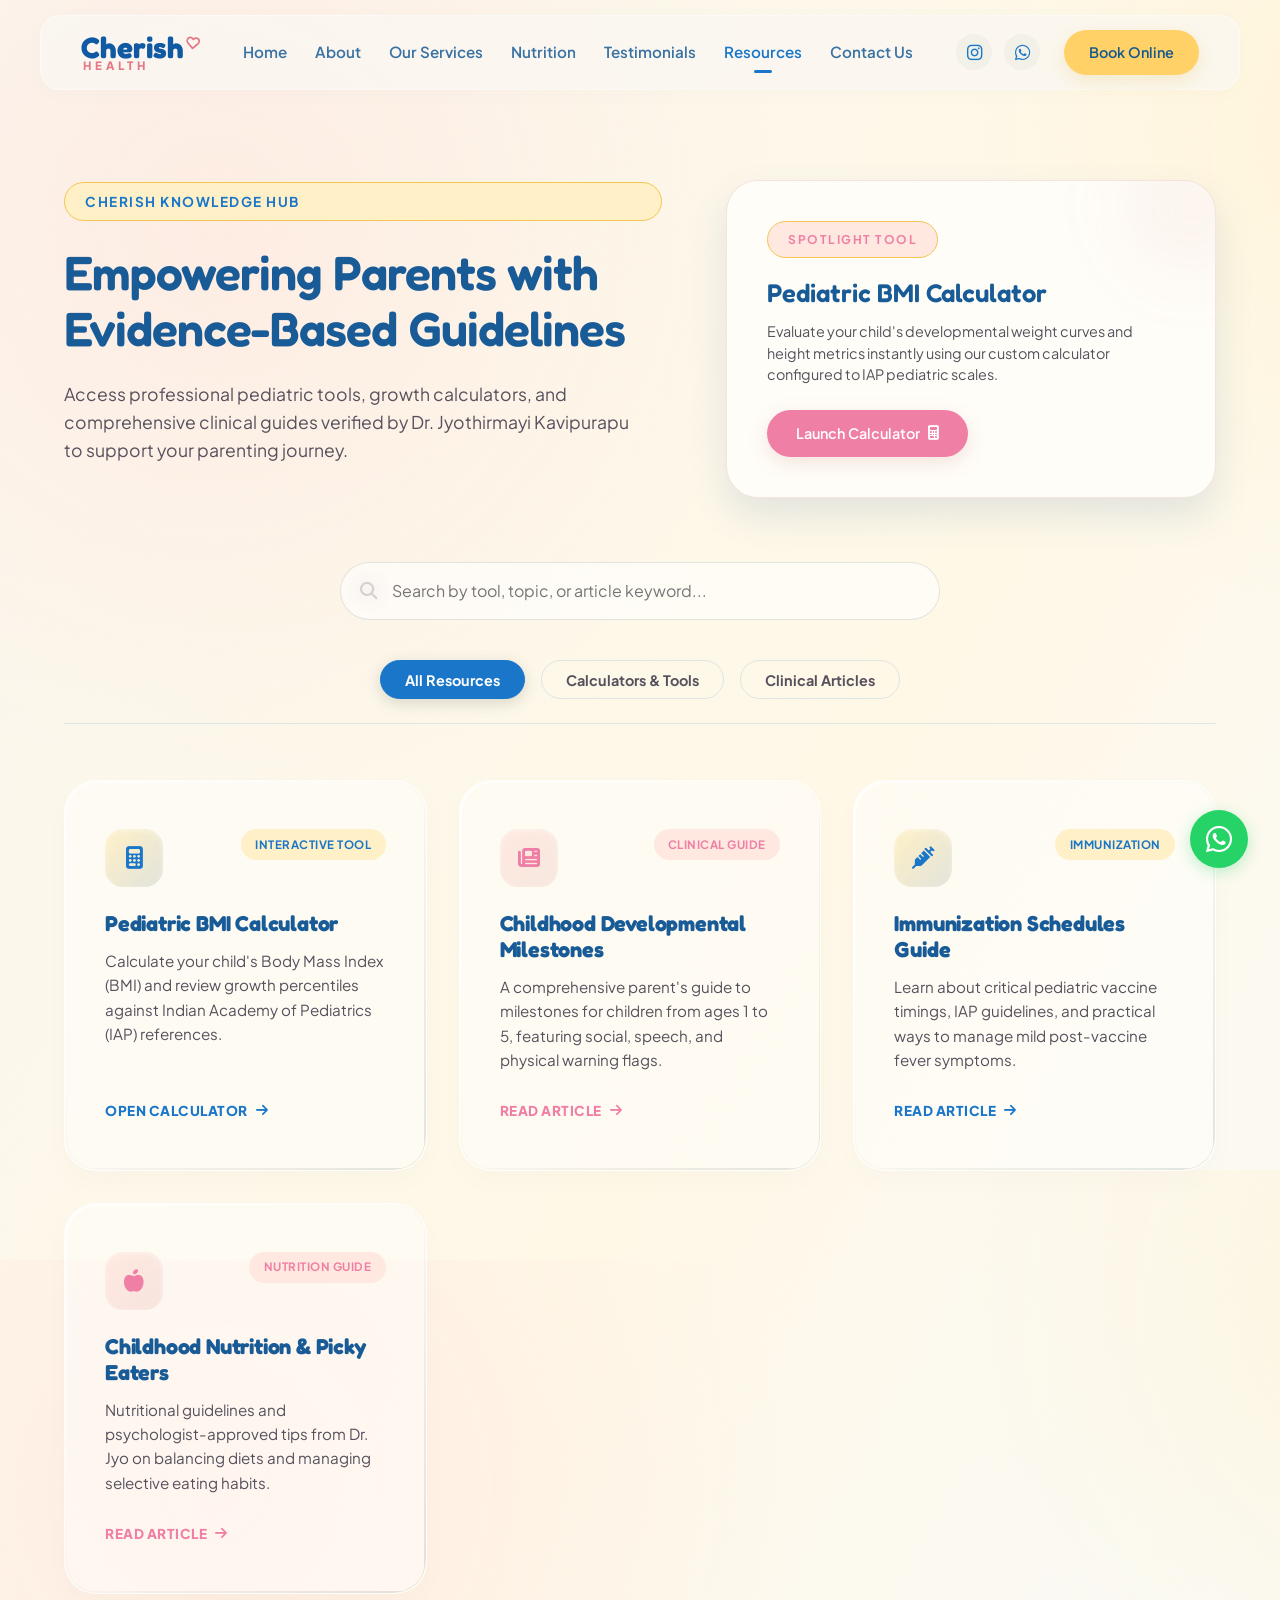
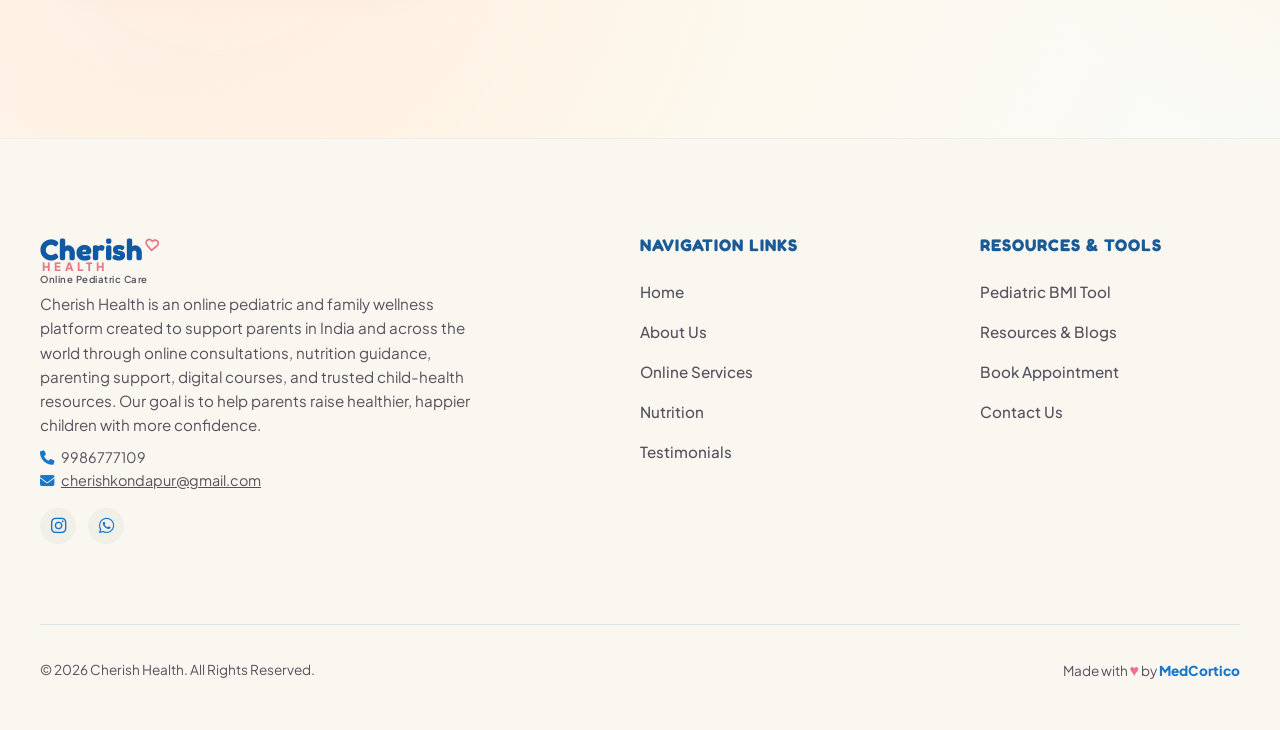
<file: resources.html>
<!DOCTYPE html>
<html lang="en">
<head>
  <meta charset="UTF-8">
  <meta name="viewport" content="width=device-width, initial-scale=1.0">
  <title>Clinic Resources - Cherish Health</title>
  <meta name="description" content="Access pediatric health tools and guides at Cherish Children's Clinic. Use our Pediatric BMI calculator and track developmental milestones up to 5 years.">
  <meta name="keywords" content="pediatric BMI calculator, developmental milestones, child growth indicators, pediatric advice kondapur">
  <meta name="author" content="Dr. K Jyothirmayi">
  
  <!-- FontAwesome Icons CDN -->
  <link rel="stylesheet" href="https://cdnjs.cloudflare.com/ajax/libs/font-awesome/6.4.0/css/all.min.css">
  
  <!-- Favicon -->
  <link rel="icon" type="image/jpeg" href="photos/logo.jpg">

  <!-- Custom Stylesheet -->
  <link rel="stylesheet" href="index.css">
</head>
<body>

  <!-- Background blobs -->
  <div class="bg-blob bg-blob-1"></div>
  <div class="bg-blob bg-blob-2"></div>
  <div class="bg-blob bg-blob-3"></div>

  <!-- Floating WhatsApp Widget -->
  <a href="https://wa.me/919986777109?text=Hello%20Cherish%20Health,%20I'd%20like%20to%20book%20an%20online%20consultation." 
     target="_blank" 
     class="whatsapp-widget" 
     aria-label="Chat with us on WhatsApp">
    <i class="fab fa-whatsapp"></i>
  </a>

  <!-- Header Navigation -->
  <header id="main-header">
    <div class="logo-container">
      <a href="index.html" class="logo-brand-link">
        <div class="logo-brand">
          <span class="logo-cherish">Cherish<svg class="logo-heart" viewBox="0 0 24 24" fill="none" stroke="currentColor" stroke-width="3" stroke-linecap="round" stroke-linejoin="round"><path d="M20.84 4.61a5.5 5.5 0 0 0-7.78 0L12 5.67l-1.06-1.06a5.5 5.5 0 0 0-7.78 7.78l1.06 1.06L12 21.23l7.78-7.78 1.06-1.06a5.5 5.5 0 0 0 0-7.78z"></path></svg></span>
          <span class="logo-health">HEALTH</span>
          <span class="logo-subline">Online Pediatric Care</span>
        </div>
      </a>
    </div>
    
    <nav class="nav-menu">
      <a href="index.html" class="nav-link">Home</a>
      <a href="about.html" class="nav-link">About</a>
      <a href="services.html" class="nav-link">Our Services</a>
      <a href="nutrition.html" class="nav-link">Nutrition</a>
      <a href="testimonials.html" class="nav-link">Testimonials</a>
      
      <!-- Resources Link -->
      <a href="resources.html" class="nav-link active">Resources</a>
      
      <a href="contact.html" class="nav-link">Contact Us</a>
    </nav>

    <div class="header-actions">
      <div class="social-icons">
        <a href="https://www.instagram.com/doc_mom_jyo/?hl=en" target="_blank" class="social-icon instagram" aria-label="Instagram Profile"><i class="fab fa-instagram"></i></a>
        <a href="https://wa.me/919986777109" target="_blank" class="social-icon whatsapp" aria-label="WhatsApp Us"><i class="fab fa-whatsapp"></i></a>
      </div>
      <a href="booking.html" class="btn-primary" style="padding: 0.6rem 1.5rem; font-size: 0.9rem;">Book Online</a>
    </div>

    <!-- Hamburger Menu Toggle (Mobile) -->
    <button class="mobile-toggle" id="mobile-toggle" aria-label="Toggle Navigation Menu">
      <span></span>
      <span></span>
      <span></span>
    </button>
  </header>

  <!-- Mobile Navigation Drawer -->
  <div class="mobile-nav-drawer" id="mobile-drawer">
    <button class="mobile-nav-close" id="mobile-drawer-close" aria-label="Close Navigation Menu">
      <i class="fa-solid fa-xmark"></i>
    </button>
    <ul class="mobile-nav-links">
      <li><a href="index.html" class="mobile-nav-link">Home</a></li>
      <li><a href="about.html" class="mobile-nav-link">About</a></li>
      <li><a href="services.html" class="mobile-nav-link">Our Services</a></li>
      <li><a href="nutrition.html" class="mobile-nav-link">Nutrition</a></li>
      <li><a href="testimonials.html" class="mobile-nav-link">Testimonials</a></li>
      <li><a href="resources.html" class="mobile-nav-link">Resources</a></li>
      <li><a href="contact.html" class="mobile-nav-link">Contact Us</a></li>
      <li style="margin-top: 1.5rem;"><a href="booking.html" class="btn-primary">Book Appointment</a></li>
    </ul>
  </div>

  <!-- Main Content Area -->
  <main>
    <div class="page-container">
      
      <!-- Resources Index Container -->
      <div id="resources-index-container">
        <!-- Fancy Hero Split Header -->
        <div class="hero-split" style="padding: 1rem 0 4rem 0; align-items: stretch;">
          <div class="hero-text" style="display: flex; flex-direction: column; justify-content: center;">
            <span class="hero-tag">Cherish Knowledge Hub</span>
            <h2 style="font-size: 3rem; font-family: var(--font-heading); line-height: 1.15; margin-bottom: 1.5rem; letter-spacing: -1px;">
              Empowering Parents with <span class="highlight-rose">Evidence-Based</span> Guidelines
            </h2>
            <p style="font-size: 1.1rem; line-height: 1.6; color: var(--text-secondary); margin-bottom: 2rem; max-width: 580px;">
              Access professional pediatric tools, growth calculators, and comprehensive clinical guides verified by Dr. Jyothirmayi Kavipurapu to support your parenting journey.
            </p>
          </div>
          
          <!-- Featured Resource Spotlight Card -->
          <div class="glass-card" style="padding: 2.5rem; display: flex; flex-direction: column; justify-content: space-between; border-color: rgba(198, 123, 115, 0.2); box-shadow: var(--glass-shadow-hover); position: relative; overflow: hidden; border-radius: 32px;">
            <div style="position: absolute; top: -50px; right: -50px; width: 150px; height: 150px; background-color: rgba(198,123,115,0.06); border-radius: 50%; filter: blur(30px);"></div>
            <div>
              <span class="hero-tag" style="background-color: var(--bg-rose-light); color: var(--terracotta-rose); font-size: 0.75rem; margin-bottom: 1.25rem;">Spotlight Tool</span>
              <h3 style="font-size: 1.6rem; margin-bottom: 0.75rem; font-family: var(--font-heading);">Pediatric BMI Calculator</h3>
              <p style="font-size: 0.9rem; color: var(--text-secondary); line-height: 1.5; margin-bottom: 1.5rem;">
                Evaluate your child's developmental weight curves and height metrics instantly using our custom calculator configured to IAP pediatric scales.
              </p>
            </div>
            <a href="bmi-calculator.html" class="btn-secondary" style="align-self: flex-start; padding: 0.75rem 1.8rem; font-size: 0.9rem; border-radius: 30px; gap: 0.5rem;">
              Launch Calculator <i class="fa-solid fa-calculator"></i>
            </a>
          </div>
        </div>

        <!-- Interactive Search Bar -->
        <div class="search-container-wrap" style="max-width: 600px; margin: 0 auto 2.5rem auto; position: relative;">
          <i class="fa-solid fa-magnifying-glass search-icon" style="position: absolute; left: 1.25rem; top: 50%; transform: translateY(-50%); color: var(--text-secondary); opacity: 0.6; font-size: 1.1rem;"></i>
          <input type="text" id="resource-search-input" placeholder="Search by tool, topic, or article keyword..." 
            style="width: 100%; padding: 1.1rem 1.5rem 1.1rem 3.2rem; border-radius: 50px; border: 1px solid rgba(62, 92, 74, 0.15); background: rgba(255, 255, 255, 0.6); backdrop-filter: blur(10px); -webkit-backdrop-filter: blur(10px); font-family: var(--font-body); font-size: 1rem; color: var(--text-primary); transition: all 0.3s ease; box-shadow: var(--shadow-sm);">
        </div>

        <!-- Filter Navigation Dock -->
        <div style="display: flex; justify-content: center; gap: 1rem; margin-bottom: 3.5rem; border-bottom: 1px solid var(--border-color); padding-bottom: 1.5rem;">
          <button class="age-dock-btn active" style="padding: 0.6rem 1.5rem; border-radius: 30px; font-weight: 700; font-size: 0.9rem;" id="filter-btn-all" onclick="window.filterResources('all')">All Resources</button>
          <button class="age-dock-btn" style="padding: 0.6rem 1.5rem; border-radius: 30px; font-weight: 700; font-size: 0.9rem;" id="filter-btn-tools" onclick="window.filterResources('tools')">Calculators & Tools</button>
          <button class="age-dock-btn" style="padding: 0.6rem 1.5rem; border-radius: 30px; font-weight: 700; font-size: 0.9rem;" id="filter-btn-blogs" onclick="window.filterResources('blogs')">Clinical Articles</button>
        </div>

        <!-- Resources Masonry Grid -->
        <div class="resource-index-grid" style="display: grid; grid-template-columns: repeat(auto-fill, minmax(320px, 1fr)); gap: 2rem;">
          <!-- Item 1: BMI Calculator -->
          <a href="bmi-calculator.html" class="resource-card-link resource-item-type" data-type="tools" id="idx-link-bmi">
            <div class="resource-index-card">
              <div style="display: flex; justify-content: space-between; align-items: flex-start; margin-bottom: 1.5rem;">
                <div class="resource-icon-badge" style="margin-bottom: 0;">
                  <i class="fa-solid fa-calculator"></i>
                </div>
                <span class="resource-badge-pill badge-sage">Interactive Tool</span>
              </div>
              <h4>Pediatric BMI Calculator</h4>
              <p>Calculate your child's Body Mass Index (BMI) and review growth percentiles against Indian Academy of Pediatrics (IAP) references.</p>
              <div class="resource-action-lbl">
                Open Calculator <i class="fa-solid fa-arrow-right"></i>
              </div>
            </div>
          </a>

          <!-- Item 2: Milestones -->
          <a href="milestones-blog.html" class="resource-card-link resource-item-type" data-type="blogs" id="idx-link-milestones">
            <div class="resource-index-card">
              <div style="display: flex; justify-content: space-between; align-items: flex-start; margin-bottom: 1.5rem;">
                <div class="resource-icon-badge" style="margin-bottom: 0;">
                  <i class="fa-solid fa-newspaper"></i>
                </div>
                <span class="resource-badge-pill badge-rose">Clinical Guide</span>
              </div>
              <h4>Childhood Developmental Milestones</h4>
              <p>A comprehensive parent's guide to milestones for children from ages 1 to 5, featuring social, speech, and physical warning flags.</p>
              <div class="resource-action-lbl">
                Read Article <i class="fa-solid fa-arrow-right"></i>
              </div>
            </div>
          </a>

          <!-- Item 3: Immunizations -->
          <a href="vaccines-blog.html" class="resource-card-link resource-item-type" data-type="blogs" id="idx-link-vaccines">
            <div class="resource-index-card">
              <div style="display: flex; justify-content: space-between; align-items: flex-start; margin-bottom: 1.5rem;">
                <div class="resource-icon-badge" style="margin-bottom: 0;">
                  <i class="fa-solid fa-syringe"></i>
                </div>
                <span class="resource-badge-pill badge-sage">Immunization</span>
              </div>
              <h4>Immunization Schedules Guide</h4>
              <p>Learn about critical pediatric vaccine timings, IAP guidelines, and practical ways to manage mild post-vaccine fever symptoms.</p>
              <div class="resource-action-lbl">
                Read Article <i class="fa-solid fa-arrow-right"></i>
              </div>
            </div>
          </a>

          <!-- Item 4: Nutrition -->
          <a href="nutrition-blog.html" class="resource-card-link resource-item-type" data-type="blogs" id="idx-link-nutrition">
            <div class="resource-index-card">
              <div style="display: flex; justify-content: space-between; align-items: flex-start; margin-bottom: 1.5rem;">
                <div class="resource-icon-badge" style="margin-bottom: 0;">
                  <i class="fa-solid fa-apple-whole"></i>
                </div>
                <span class="resource-badge-pill badge-rose">Nutrition Guide</span>
              </div>
              <h4>Childhood Nutrition & Picky Eaters</h4>
              <p>Nutritional guidelines and psychologist-approved tips from Dr. Jyo on balancing diets and managing selective eating habits.</p>
              <div class="resource-action-lbl">
                Read Article <i class="fa-solid fa-arrow-right"></i>
              </div>
            </div>
          </a>
        </div>
      </div>

    </div>
  </main>

  <!-- Footer -->
  <footer>
    <div class="footer-top-columns">
      <div class="footer-logo-brand">
        <a href="index.html" class="logo-brand-link">
          <div class="logo-brand">
            <span class="logo-cherish">Cherish<svg class="logo-heart" viewBox="0 0 24 24" fill="none" stroke="currentColor" stroke-width="3" stroke-linecap="round" stroke-linejoin="round"><path d="M20.84 4.61a5.5 5.5 0 0 0-7.78 0L12 5.67l-1.06-1.06a5.5 5.5 0 0 0-7.78 7.78l1.06 1.06L12 21.23l7.78-7.78 1.06-1.06a5.5 5.5 0 0 0 0-7.78z"></path></svg></span>
            <span class="logo-health">HEALTH</span>
            <span class="logo-subline" style="margin-bottom: 0.5rem;">Online Pediatric Care</span>
          </div>
        </a>
        <p style="margin-bottom: 0.5rem;">Cherish Health is an online pediatric and family wellness platform created to support parents in India and across the world through online consultations, nutrition guidance, parenting support, digital courses, and trusted child-health resources. Our goal is to help parents raise healthier, happier children with more confidence.</p>
        <p style="font-size: 0.9rem; margin-bottom: 1rem; color: var(--text-secondary);">
          <i class="fa-solid fa-phone" style="margin-right: 5px; color: var(--sage-green);"></i> <a href="tel:9986777109" style="color: inherit;">9986777109</a><br>
          <i class="fa-solid fa-envelope" style="margin-right: 5px; color: var(--sage-green);"></i> <a href="mailto:cherishkondapur@gmail.com" style="color: inherit; text-decoration: underline;">cherishkondapur@gmail.com</a>
        </p>
        <div class="social-icons" style="margin-top: 1rem;">
          <a href="https://www.instagram.com/doc_mom_jyo/?hl=en" target="_blank" class="social-icon instagram" aria-label="Instagram"><i class="fab fa-instagram"></i></a>
          <a href="https://wa.me/919986777109" target="_blank" class="social-icon whatsapp" aria-label="WhatsApp"><i class="fab fa-whatsapp"></i></a>
        </div>
      </div>
      
      <div class="footer-column">
        <h4>Navigation Links</h4>
        <ul class="footer-links-list">
          <li><a href="index.html">Home</a></li>
          <li><a href="about.html">About Us</a></li>
          <li><a href="services.html">Online Services</a></li>
          <li><a href="nutrition.html">Nutrition</a></li>
          <li><a href="testimonials.html">Testimonials</a></li>
        </ul>
      </div>

      <div class="footer-column">
        <h4>Resources & Tools</h4>
        <ul class="footer-links-list">
          <li><a href="bmi-calculator.html">Pediatric BMI Tool</a></li>
          <li><a href="resources.html">Resources &amp; Blogs</a></li>
          <li><a href="booking.html">Book Appointment</a></li>
          <li><a href="contact.html">Contact Us</a></li>
        </ul>
      </div>
    </div>

    <div class="footer-bottom-bar">
      <p>&copy; 2026 Cherish Health. All Rights Reserved.</p>
      <p>Made with <span class="footer-love" aria-label="love">♥</span> by <a href="https://medcortico.com" target="_blank" rel="noopener noreferrer">MedCortico</a></p>
    </div>
  </footer>

  <!-- Universal Script -->
  <script src="script.js"></script>
</body>
</html>
</file>
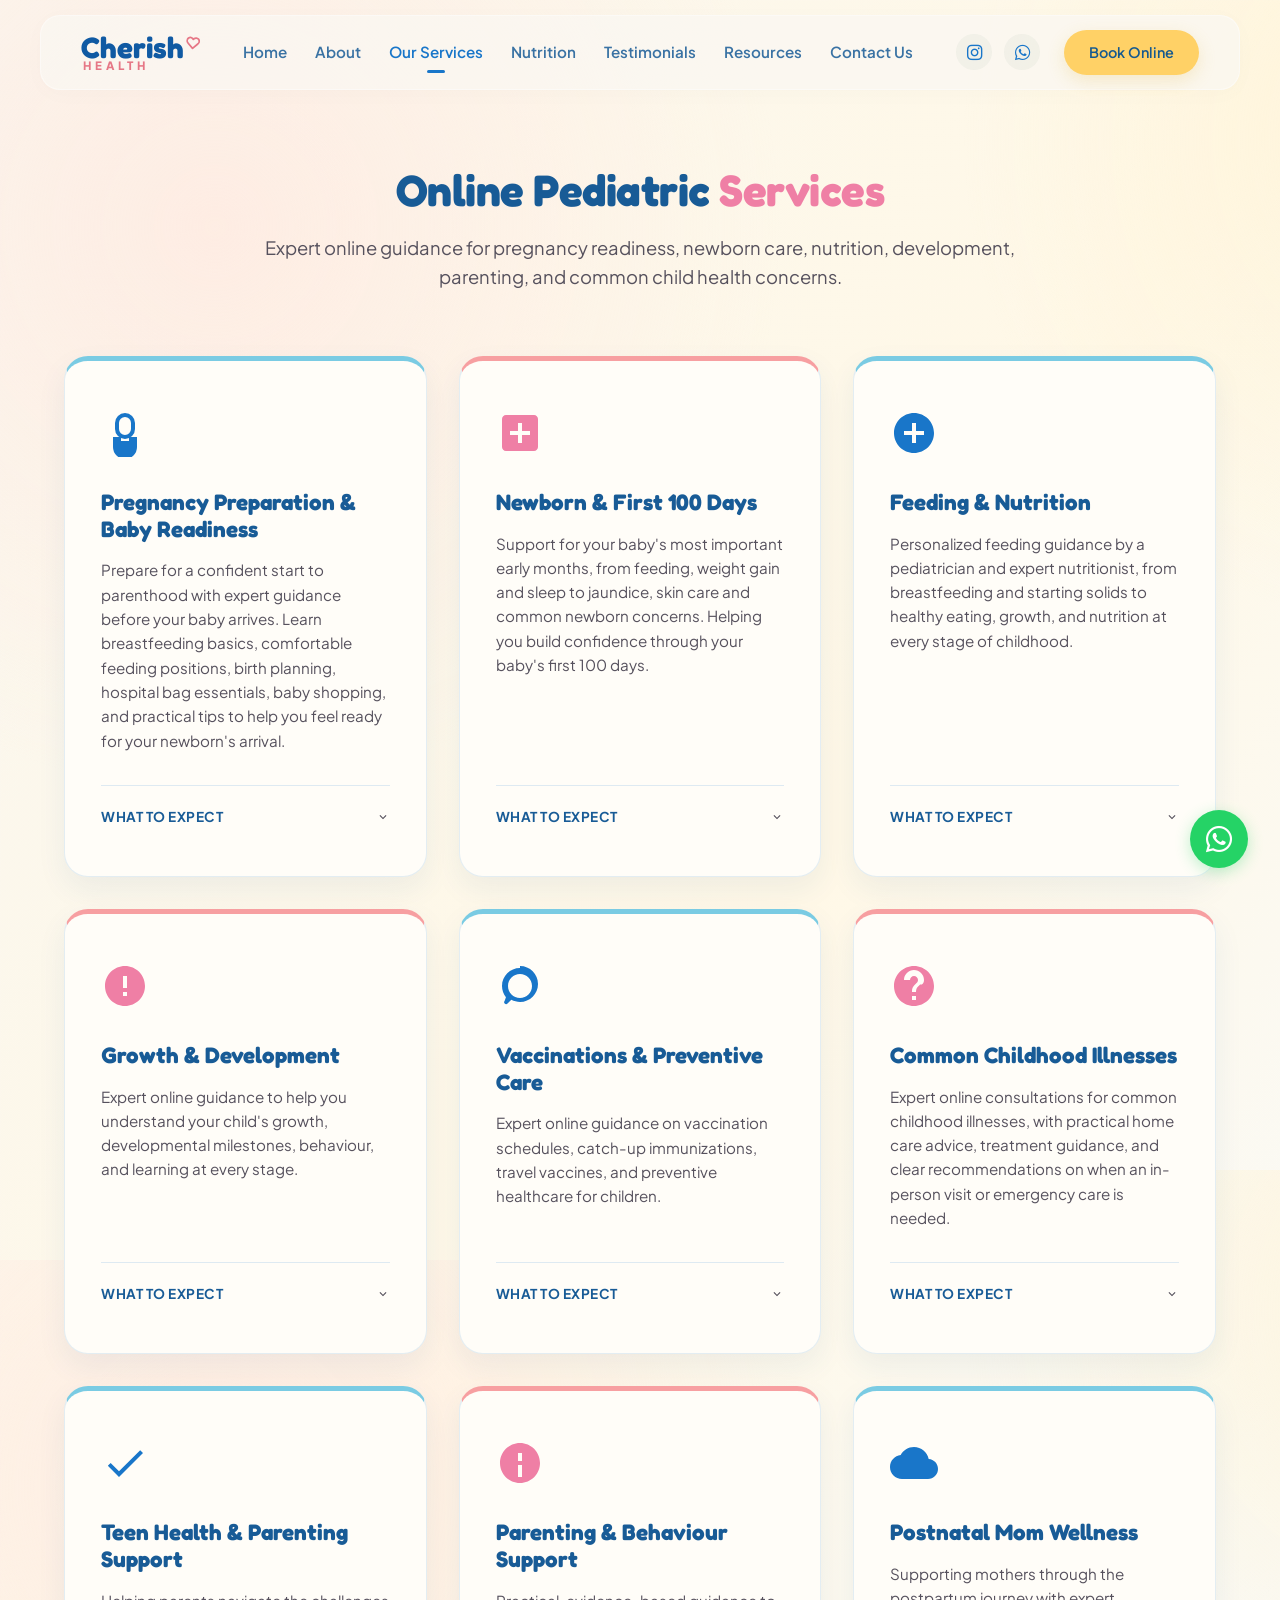
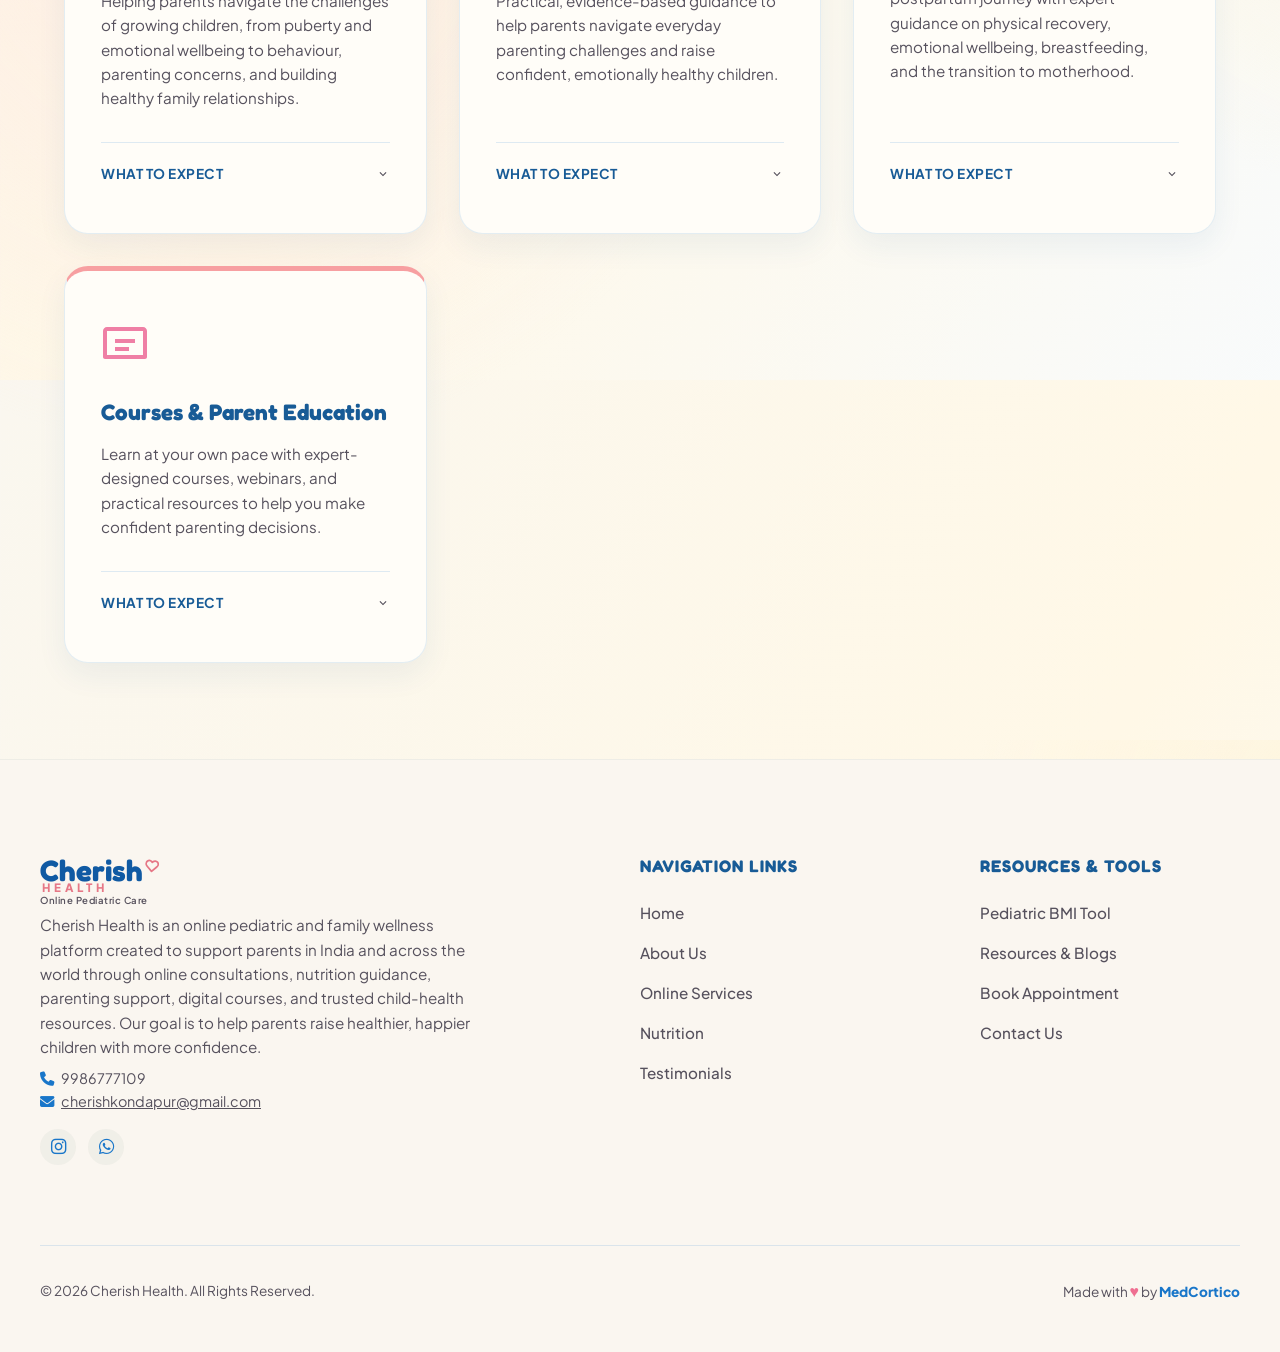
<file: services.html>
<!DOCTYPE html>
<html lang="en">
<head>
  <meta charset="UTF-8">
  <meta name="viewport" content="width=device-width, initial-scale=1.0">
  <title>Our Services - Cherish Health</title>
  <meta name="description" content="Explore online pediatric, nutrition, pregnancy readiness, parenting, and postnatal wellness services at Cherish Health.">
  <meta name="keywords" content="online pediatric consultation, child nutrition, pregnancy preparation, newborn care, parenting support">
  <meta name="author" content="Dr. K Jyothirmayi">
  
  <!-- FontAwesome Icons CDN -->
  <link rel="stylesheet" href="https://cdnjs.cloudflare.com/ajax/libs/font-awesome/6.4.0/css/all.min.css">
  
  <!-- Favicon -->
  <link rel="icon" type="image/jpeg" href="photos/logo.jpg">

  <!-- Custom Stylesheet -->
  <link rel="stylesheet" href="index.css">
</head>
<body>

  <!-- Background blobs -->
  <div class="bg-blob bg-blob-1"></div>
  <div class="bg-blob bg-blob-2"></div>
  <div class="bg-blob bg-blob-3"></div>

  <!-- Floating WhatsApp Widget -->
  <a href="https://wa.me/919986777109?text=Hello%20Cherish%20Health,%20I'd%20like%20to%20book%20an%20online%20consultation." 
     target="_blank" 
     class="whatsapp-widget" 
     aria-label="Chat with us on WhatsApp">
    <i class="fab fa-whatsapp"></i>
  </a>

  <!-- Header Navigation -->
  <header id="main-header">
    <div class="logo-container">
      <a href="index.html" class="logo-brand-link">
        <div class="logo-brand">
          <span class="logo-cherish">Cherish<svg class="logo-heart" viewBox="0 0 24 24" fill="none" stroke="currentColor" stroke-width="3" stroke-linecap="round" stroke-linejoin="round"><path d="M20.84 4.61a5.5 5.5 0 0 0-7.78 0L12 5.67l-1.06-1.06a5.5 5.5 0 0 0-7.78 7.78l1.06 1.06L12 21.23l7.78-7.78 1.06-1.06a5.5 5.5 0 0 0 0-7.78z"></path></svg></span>
          <span class="logo-health">HEALTH</span>
          <span class="logo-subline">Online Pediatric Care</span>
        </div>
      </a>
    </div>
    
    <nav class="nav-menu">
      <a href="index.html" class="nav-link">Home</a>
      <a href="about.html" class="nav-link">About</a>
      <a href="services.html" class="nav-link active">Our Services</a>
      <a href="nutrition.html" class="nav-link">Nutrition</a>
      <a href="testimonials.html" class="nav-link">Testimonials</a>
      
      <!-- Resources Link -->
      <a href="resources.html" class="nav-link">Resources</a>
      
      <a href="contact.html" class="nav-link">Contact Us</a>
    </nav>

    <div class="header-actions">
      <div class="social-icons">
        <a href="https://www.instagram.com/doc_mom_jyo/?hl=en" target="_blank" class="social-icon instagram" aria-label="Instagram Profile"><i class="fab fa-instagram"></i></a>
        <a href="https://wa.me/919986777109" target="_blank" class="social-icon whatsapp" aria-label="WhatsApp Us"><i class="fab fa-whatsapp"></i></a>
      </div>
      <a href="booking.html" class="btn-primary" style="padding: 0.6rem 1.5rem; font-size: 0.9rem;">Book Online</a>
    </div>

    <!-- Hamburger Menu Toggle (Mobile) -->
    <button class="mobile-toggle" id="mobile-toggle" aria-label="Toggle Navigation Menu">
      <span></span>
      <span></span>
      <span></span>
    </button>
  </header>

  <!-- Mobile Navigation Drawer -->
  <div class="mobile-nav-drawer" id="mobile-drawer">
    <button class="mobile-nav-close" id="mobile-drawer-close" aria-label="Close Navigation Menu">
      <i class="fa-solid fa-xmark"></i>
    </button>
    <ul class="mobile-nav-links">
      <li><a href="index.html" class="mobile-nav-link">Home</a></li>
      <li><a href="about.html" class="mobile-nav-link">About</a></li>
      <li><a href="services.html" class="mobile-nav-link">Our Services</a></li>
      <li><a href="nutrition.html" class="mobile-nav-link">Nutrition</a></li>
      <li><a href="testimonials.html" class="mobile-nav-link">Testimonials</a></li>
      <li><a href="resources.html" class="mobile-nav-link">Resources</a></li>
      <li><a href="contact.html" class="mobile-nav-link">Contact Us</a></li>
      <li style="margin-top: 1.5rem;"><a href="booking.html" class="btn-primary">Book Appointment</a></li>
    </ul>
  </div>

  <!-- Main Content Area -->
  <main>
    <div class="page-container">
      
      <!-- Page Header -->
      <div class="page-header">
        <h2>Online Pediatric <span class="highlight-rose">Services</span></h2>
        <p>Expert online guidance for pregnancy readiness, newborn care, nutrition, development, parenting, and common child health concerns.</p>
      </div>

      <!-- Services Grid Layout -->
      <div class="services-masonry">
        
        <!-- Service 1: Pregnancy Preparation -->
        <div class="service-card-premium glass-card">
          <svg class="service-icon-svg" viewBox="0 0 24 24">
            <path d="M12 2a5 5 0 0 0-5 5v3a5 5 0 0 0 10 0V7a5 5 0 0 0-5-5zM9 7a3 3 0 0 1 6 0v3a3 3 0 0 1-6 0V7z" />
            <path d="M6 19a6 6 0 0 0 12 0v-5H6v5zm8-3h-4v-2h4v2z" />
          </svg>
          <h3>Pregnancy Preparation & Baby Readiness</h3>
          <p class="service-desc">Prepare for a confident start to parenthood with expert guidance before your baby arrives. Learn breastfeeding basics, comfortable feeding positions, birth planning, hospital bag essentials, baby shopping, and practical tips to help you feel ready for your newborn's arrival.</p>
          
          <div class="service-accordion">
            <div class="service-accordion-header">
              <span>What to Expect</span>
              <svg viewBox="0 0 24 24" width="24" height="24"><path d="M16.59 8.59L12 13.17 7.41 8.59 6 10l6 6 6-6z"/></svg>
            </div>
            <div class="service-accordion-content">
              <ul>
                <li>Breastfeeding preparation before delivery</li><li>Latch education and feeding positions</li><li>Breast care during pregnancy</li><li>Hospital bag checklist</li><li>Newborn shopping essentials</li><li>Setting up a safe home environment</li><li>What to expect in the first few days after birth</li><li>Preparing both parents for the transition</li>
              </ul>
            </div>
          </div>
        </div>

        <!-- Service 2: Newborn & First 100 Days -->
        <div class="service-card-premium glass-card">
          <svg class="service-icon-svg" viewBox="0 0 24 24">
            <path d="M19 3H5c-1.1 0-2 .9-2 2v14c0 1.1.9 2 2 2h14c1.1 0 2-.9 2-2V5c0-1.1-.9-2-2-2zm-2 10h-4v4h-2v-4H7v-2h4V7h2v4h4v2z"/>
          </svg>
          <h3>Newborn & First 100 Days</h3>
          <p class="service-desc">Support for your baby's most important early months, from feeding, weight gain and sleep to jaundice, skin care and common newborn concerns. Helping you build confidence through your baby's first 100 days.</p>
          
          <div class="service-accordion">
            <div class="service-accordion-header">
              <span>What to Expect</span>
              <svg viewBox="0 0 24 24" width="24" height="24"><path d="M16.59 8.59L12 13.17 7.41 8.59 6 10l6 6 6-6z"/></svg>
            </div>
            <div class="service-accordion-content">
              <ul>
                <li>Breastfeeding and formula feeding guidance</li><li>Latch assessment and feeding concerns</li><li>Weight gain and growth monitoring</li><li>Jaundice guidance</li><li>Cord care, skin care and newborn hygiene</li><li>Sleep, crying and soothing techniques</li><li>Reflux, colic and gas concerns</li><li>Routine newborn check-ups and when to seek medical care</li>
              </ul>
            </div>
          </div>
        </div>

        <!-- Service 3: Feeding & Nutrition -->
        <div class="service-card-premium glass-card">
          <svg class="service-icon-svg" viewBox="0 0 24 24">
            <path d="M12 2C6.48 2 2 6.48 2 12s4.48 10 10 10 10-4.48 10-10S17.52 2 12 2zm5 11h-4v4h-2v-4H7v-2h4V7h2v4h4v2z"/>
          </svg>
          <h3>Feeding & Nutrition</h3>
          <p class="service-desc">Personalized feeding guidance by a pediatrician and expert nutritionist, from breastfeeding and starting solids to healthy eating, growth, and nutrition at every stage of childhood.</p>
          
          <div class="service-accordion">
            <div class="service-accordion-header">
              <span>What to Expect</span>
              <svg viewBox="0 0 24 24" width="24" height="24"><path d="M16.59 8.59L12 13.17 7.41 8.59 6 10l6 6 6-6z"/></svg>
            </div>
            <div class="service-accordion-content">
              <ul>
                <li>Breastfeeding support</li><li>Formula feeding guidance</li><li>Starting solids</li><li>Picky eating</li><li>Growth & nutrition</li><li>Personalized diet plans by an expert nutritionist</li>
              </ul>
            </div>
          </div>
        </div>

        <!-- Service 4: Growth & Development -->
        <div class="service-card-premium glass-card">
          <svg class="service-icon-svg" viewBox="0 0 24 24">
            <path d="M12 2C6.48 2 2 6.48 2 12s4.48 10 10 10 10-4.48 10-10S17.52 2 12 2zm1 15h-2v-2h2v2zm0-4h-2V7h2v6z"/>
          </svg>
          <h3>Growth & Development</h3>
          <p class="service-desc">Expert online guidance to help you understand your child's growth, developmental milestones, behaviour, and learning at every stage.</p>
          
          <div class="service-accordion">
            <div class="service-accordion-header">
              <span>What to Expect</span>
              <svg viewBox="0 0 24 24" width="24" height="24"><path d="M16.59 8.59L12 13.17 7.41 8.59 6 10l6 6 6-6z"/></svg>
            </div>
            <div class="service-accordion-content">
              <ul>
                <li>Growth chart interpretation</li><li>Developmental milestone guidance</li><li>Autism & ADHD risk screening</li><li>Speech and motor development guidance</li><li>Behaviour and learning support</li><li>Therapy and specialist referral guidance</li>
              </ul>
            </div>
          </div>
        </div>

        <!-- Service 5: Vaccinations & Preventive Care -->
        <div class="service-card-premium glass-card">
          <svg class="service-icon-svg" viewBox="0 0 24 24">
            <path d="M12 3c-4.97 0-9 4.03-9 9 0 2.12.74 4.07 1.97 5.61L4.35 19.4c-.39.39-.39 1.02 0 1.41.39.39 1.02.39 1.41 0l1.9-1.9C9.04 19.58 10.48 20 12 20c4.97 0 9-4.03 9-9 0-4.97-4.03-9-9-9zm0 15c-3.31 0-6-2.69-6-6s2.69-6 6-6 6 2.69 6 6-2.69 6-6 6z"/>
          </svg>
          <h3>Vaccinations & Preventive Care</h3>
          <p class="service-desc">Expert online guidance on vaccination schedules, catch-up immunizations, travel vaccines, and preventive healthcare for children.</p>
          
          <div class="service-accordion">
            <div class="service-accordion-header">
              <span>What to Expect</span>
              <svg viewBox="0 0 24 24" width="24" height="24"><path d="M16.59 8.59L12 13.17 7.41 8.59 6 10l6 6 6-6z"/></svg>
            </div>
            <div class="service-accordion-content">
              <ul>
                <li>Personalized vaccination schedules</li><li>Catch-up vaccination planning</li><li>Vaccine counselling & FAQs</li><li>Travel vaccination guidance</li><li>Vaccination planning for children returning to India from abroad</li><li>Preventive health guidance</li>
              </ul>
            </div>
          </div>
        </div>

        <!-- Service 6: Common Childhood Illnesses -->
        <div class="service-card-premium glass-card">
          <svg class="service-icon-svg" viewBox="0 0 24 24">
            <path d="M12 2C6.48 2 2 6.48 2 12s4.48 10 10 10 10-4.48 10-10S17.52 2 12 2zm1 17h-2v-2h2v2zm2.07-7.75l-.9.92C13.45 12.9 13 13.5 13 15h-2v-.5c0-1.1.45-2.1 1.17-2.83l1.24-1.26c.37-.36.59-.86.59-1.41 0-1.1-.9-2-2-2s-2 .9-2 2H7c0-2.76 2.24-5 5-5s5 2.24 5 5c0 1.04-.42 1.99-1.07 2.25z"/>
          </svg>
          <h3>Common Childhood Illnesses</h3>
          <p class="service-desc">Expert online consultations for common childhood illnesses, with practical home care advice, treatment guidance, and clear recommendations on when an in-person visit or emergency care is needed.</p>
          
          <div class="service-accordion">
            <div class="service-accordion-header">
              <span>What to Expect</span>
              <svg viewBox="0 0 24 24" width="24" height="24"><path d="M16.59 8.59L12 13.17 7.41 8.59 6 10l6 6 6-6z"/></svg>
            </div>
            <div class="service-accordion-content">
              <ul>
                <li>Fever management</li><li>Cough and cold guidance</li><li>Vomiting and diarrhea</li><li>Rashes and skin concerns</li><li>Home care and medication guidance</li><li>When to visit a doctor or emergency room</li>
              </ul>
            </div>
          </div>
        </div>

        <!-- Service 7: Teen Health & Parenting Support -->
        <div class="service-card-premium glass-card">
          <svg class="service-icon-svg" viewBox="0 0 24 24">
            <path d="M9 16.17L4.83 12l-1.42 1.41L9 19 21 7l-1.41-1.41z"/>
          </svg>
          <h3>Teen Health & Parenting Support</h3>
          <p class="service-desc">Helping parents navigate the challenges of growing children, from puberty and emotional wellbeing to behaviour, parenting concerns, and building healthy family relationships.</p>
          
          <div class="service-accordion">
            <div class="service-accordion-header">
              <span>What to Expect</span>
              <svg viewBox="0 0 24 24" width="24" height="24"><path d="M16.59 8.59L12 13.17 7.41 8.59 6 10l6 6 6-6z"/></svg>
            </div>
            <div class="service-accordion-content">
              <ul>
                <li>Puberty education for boys & girls</li><li>Teen physical and emotional wellbeing</li><li>Screen time & digital habits</li><li>Behaviour and parenting guidance</li><li>Sibling rivalry & parenting challenges</li><li>School, learning & emotional concerns</li>
              </ul>
            </div>
          </div>
        </div>

        <!-- Service 8: Parenting & Behaviour Support -->
        <div class="service-card-premium glass-card">
          <svg class="service-icon-svg" viewBox="0 0 24 24">
            <path d="M12 2C6.48 2 2 6.48 2 12s4.48 10 10 10 10-4.48 10-10S17.52 2 12 2zm1 17h-2v-6h2v6zm0-8h-2V7h2v4z"/>
          </svg>
          <h3>Parenting & Behaviour Support</h3>
          <p class="service-desc">Practical, evidence-based guidance to help parents navigate everyday parenting challenges and raise confident, emotionally healthy children.</p>
          
          <div class="service-accordion">
            <div class="service-accordion-header">
              <span>What to Expect</span>
              <svg viewBox="0 0 24 24" width="24" height="24"><path d="M16.59 8.59L12 13.17 7.41 8.59 6 10l6 6 6-6z"/></svg>
            </div>
            <div class="service-accordion-content">
              <ul>
                <li>Tantrums and challenging behaviours</li><li>Positive parenting strategies</li><li>Sleep and daily routines</li><li>Screen time guidance</li><li>Sibling rivalry</li><li>Emotional wellbeing and when to seek professional support</li>
              </ul>
            </div>
          </div>
        </div>

        <!-- Service 9: Postnatal Mom Wellness -->
        <div class="service-card-premium glass-card">
          <svg class="service-icon-svg" viewBox="0 0 24 24">
            <path d="M19.35 10.04C18.67 6.59 15.64 4 12 4 9.11 4 6.6 5.64 5.35 8.04 2.34 8.36 0 10.91 0 14c0 3.31 2.69 6 6 6h13c2.76 0 5-2.24 5-5 0-2.64-2.05-4.78-4.65-4.96z"/>
          </svg>
          <h3>Postnatal Mom Wellness</h3>
          <p class="service-desc">Supporting mothers through the postpartum journey with expert guidance on physical recovery, emotional wellbeing, breastfeeding, and the transition to motherhood.</p>
          
          <div class="service-accordion">
            <div class="service-accordion-header">
              <span>What to Expect</span>
              <svg viewBox="0 0 24 24" width="24" height="24"><path d="M16.59 8.59L12 13.17 7.41 8.59 6 10l6 6 6-6z"/></svg>
            </div>
            <div class="service-accordion-content">
              <ul>
                <li>Postpartum recovery guidance</li><li>Breastfeeding challenges</li><li>Postnatal depression screening</li><li>Baby blues vs. postnatal depression</li><li>Maternal nutrition and self-care</li><li>Referral to mental health professionals when needed</li>
              </ul>
            </div>
          </div>
        </div>

        <!-- Service 10: Courses & Parent Education -->
        <div class="service-card-premium glass-card">
          <svg class="service-icon-svg" viewBox="0 0 24 24">
            <path d="M21 4H3c-1.1 0-2 .9-2 2v13c0 .55.45 1 1 1h20c.55 0 1-.45 1-1V6c0-1.1-.9-2-2-2zM3 18V6h18v12H3zm4-2h7v-2H7v2zm0-4h10v-2H7v2z"/>
          </svg>
          <h3>Courses & Parent Education</h3>
          <p class="service-desc">Learn at your own pace with expert-designed courses, webinars, and practical resources to help you make confident parenting decisions.</p>
          
          <div class="service-accordion">
            <div class="service-accordion-header">
              <span>What to Expect</span>
              <svg viewBox="0 0 24 24" width="24" height="24"><path d="M16.59 8.59L12 13.17 7.41 8.59 6 10l6 6 6-6z"/></svg>
            </div>
            <div class="service-accordion-content">
              <ul>
                <li>Self-paced online courses</li><li>Live webinars and workshops</li><li>Parent education programs</li><li>Downloadable guides and resources</li><li>Expert Q&A sessions</li><li>Exclusive learning content</li>
              </ul>
            </div>
          </div>
        </div>

      </div>

    </div>
  </main>

  <!-- Footer -->
  <footer>
    <div class="footer-top-columns">
      <div class="footer-logo-brand">
        <a href="index.html" class="logo-brand-link">
          <div class="logo-brand">
            <span class="logo-cherish">Cherish<svg class="logo-heart" viewBox="0 0 24 24" fill="none" stroke="currentColor" stroke-width="3" stroke-linecap="round" stroke-linejoin="round"><path d="M20.84 4.61a5.5 5.5 0 0 0-7.78 0L12 5.67l-1.06-1.06a5.5 5.5 0 0 0-7.78 7.78l1.06 1.06L12 21.23l7.78-7.78 1.06-1.06a5.5 5.5 0 0 0 0-7.78z"></path></svg></span>
            <span class="logo-health">HEALTH</span>
            <span class="logo-subline" style="margin-bottom: 0.5rem;">Online Pediatric Care</span>
          </div>
        </a>
        <p style="margin-bottom: 0.5rem;">Cherish Health is an online pediatric and family wellness platform created to support parents in India and across the world through online consultations, nutrition guidance, parenting support, digital courses, and trusted child-health resources. Our goal is to help parents raise healthier, happier children with more confidence.</p>
        <p style="font-size: 0.9rem; margin-bottom: 1rem; color: var(--text-secondary);">
          <i class="fa-solid fa-phone" style="margin-right: 5px; color: var(--sage-green);"></i> <a href="tel:9986777109" style="color: inherit;">9986777109</a><br>
          <i class="fa-solid fa-envelope" style="margin-right: 5px; color: var(--sage-green);"></i> <a href="mailto:cherishkondapur@gmail.com" style="color: inherit; text-decoration: underline;">cherishkondapur@gmail.com</a>
        </p>
        <div class="social-icons" style="margin-top: 1rem;">
          <a href="https://www.instagram.com/doc_mom_jyo/?hl=en" target="_blank" class="social-icon instagram" aria-label="Instagram"><i class="fab fa-instagram"></i></a>
          <a href="https://wa.me/919986777109" target="_blank" class="social-icon whatsapp" aria-label="WhatsApp"><i class="fab fa-whatsapp"></i></a>
        </div>
      </div>
      
      <div class="footer-column">
        <h4>Navigation Links</h4>
        <ul class="footer-links-list">
          <li><a href="index.html">Home</a></li>
          <li><a href="about.html">About Us</a></li>
          <li><a href="services.html">Online Services</a></li>
          <li><a href="nutrition.html">Nutrition</a></li>
          <li><a href="testimonials.html">Testimonials</a></li>
        </ul>
      </div>

      <div class="footer-column">
        <h4>Resources & Tools</h4>
        <ul class="footer-links-list">
          <li><a href="bmi-calculator.html">Pediatric BMI Tool</a></li>
          <li><a href="resources.html">Resources &amp; Blogs</a></li>
          <li><a href="booking.html">Book Appointment</a></li>
          <li><a href="contact.html">Contact Us</a></li>
        </ul>
      </div>
    </div>

    <div class="footer-bottom-bar">
      <p>&copy; 2026 Cherish Health. All Rights Reserved.</p>
      <p>Made with <span class="footer-love" aria-label="love">♥</span> by <a href="https://medcortico.com" target="_blank" rel="noopener noreferrer">MedCortico</a></p>
    </div>
  </footer>

  <!-- Universal Script -->
  <script src="script.js"></script>
</body>
</html>
</file>
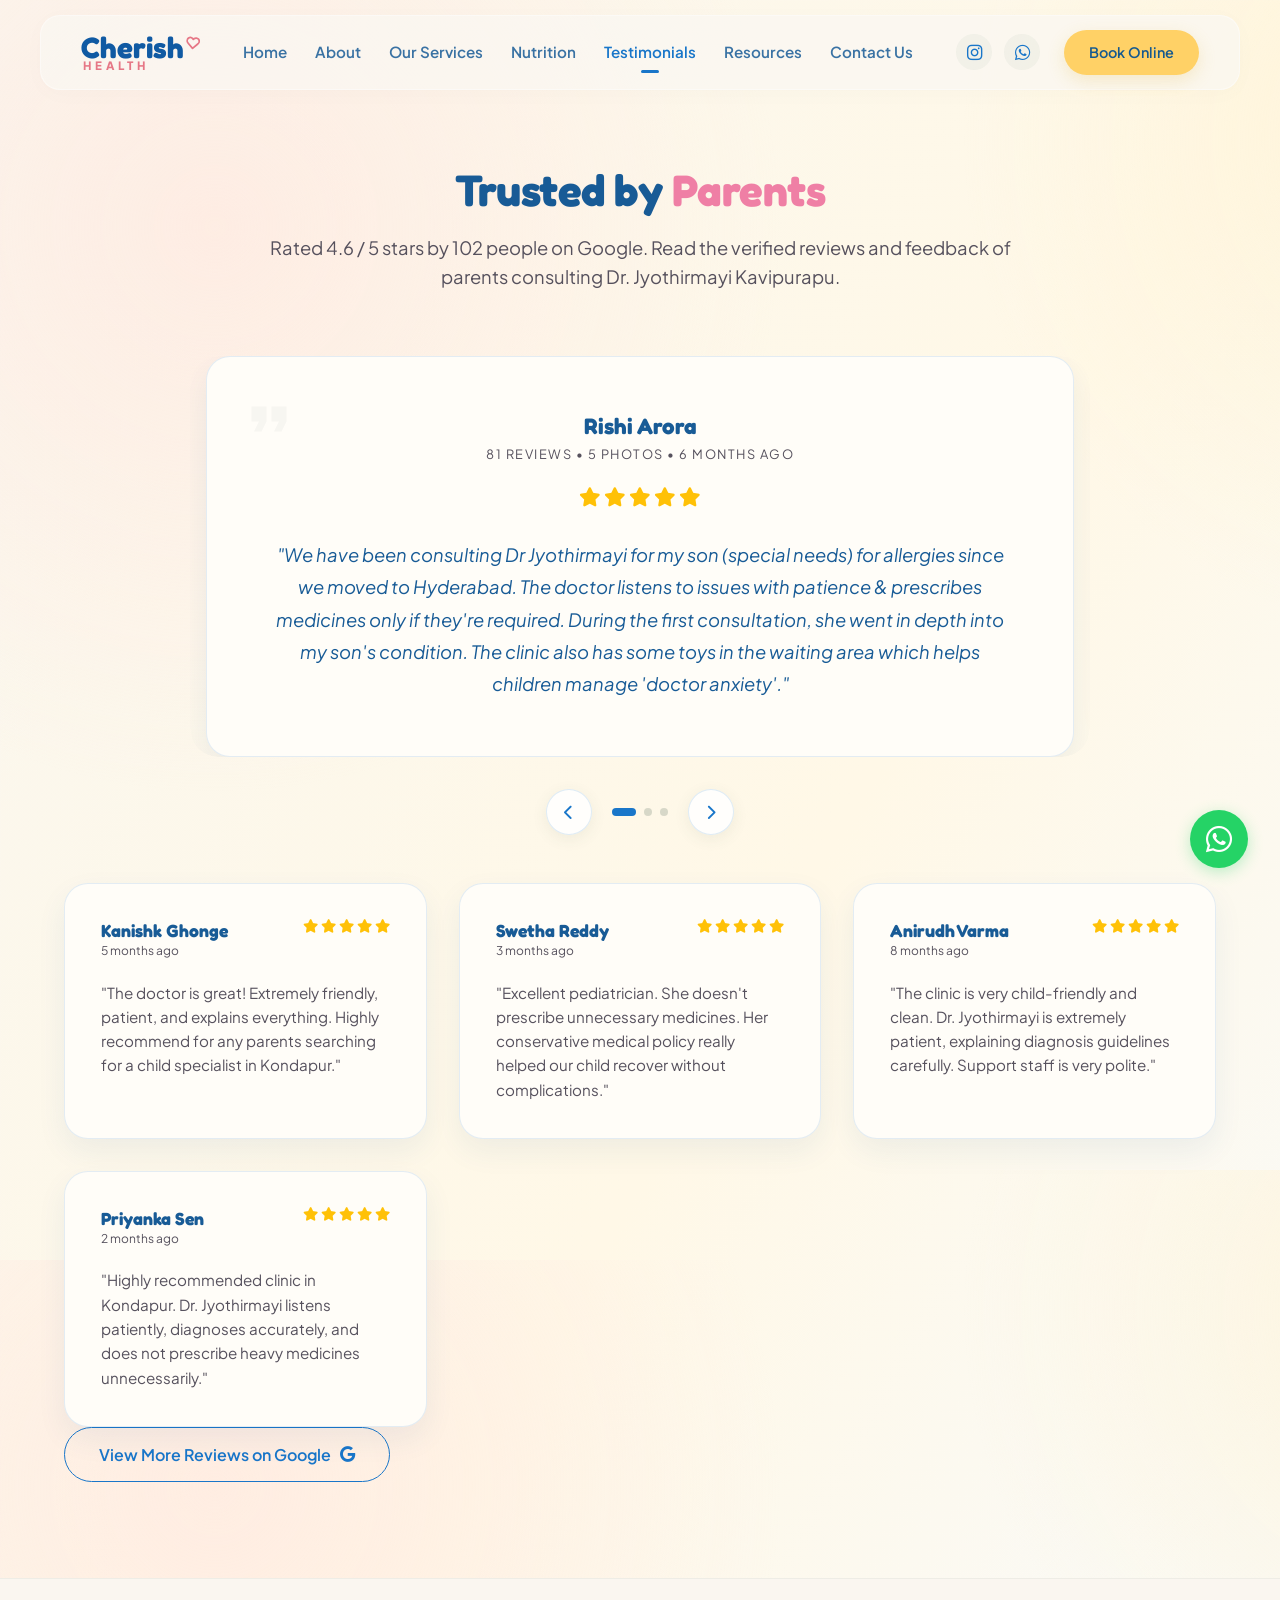
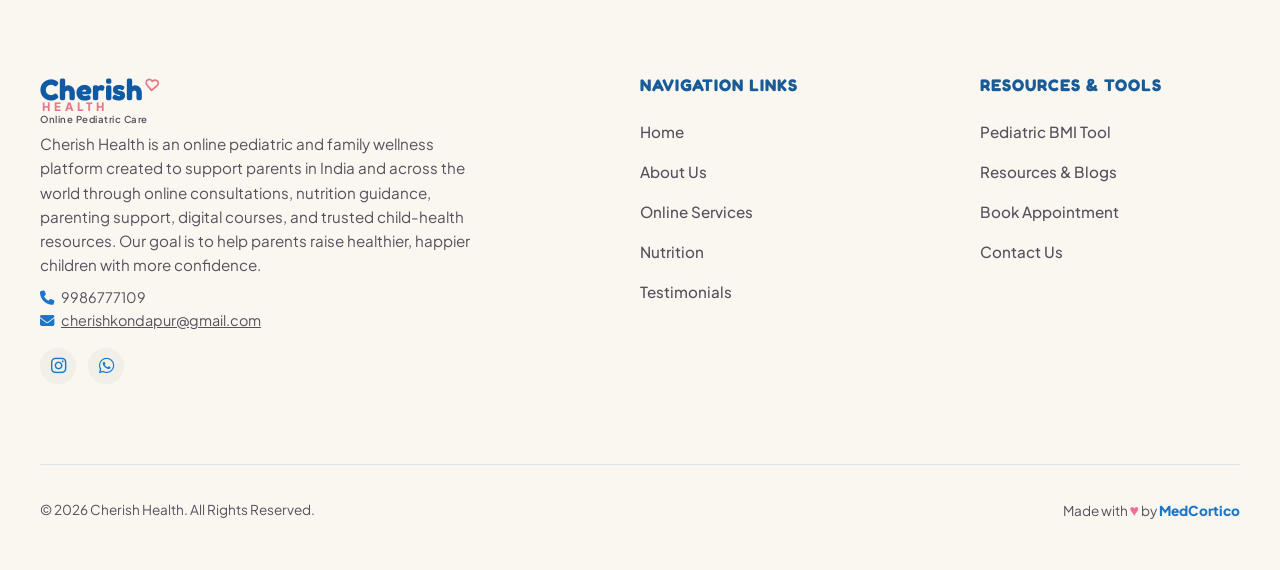
<file: testimonials.html>
<!DOCTYPE html>
<html lang="en">
<head>
  <meta charset="UTF-8">
  <meta name="viewport" content="width=device-width, initial-scale=1.0">
  <title>Testimonials - Cherish Health</title>
  <meta name="description" content="Read reviews and testimonials from parents who trust Dr. Jyothirmayi Kavipurapu at Cherish Children's Clinic in Kondapur. Rated 4.6 out of 5 stars.">
  <meta name="keywords" content="cherish children clinic reviews, pediatrician ratings kondapur, dr jyothirmayi feedback, patient reviews children specialist">
  <meta name="author" content="Dr. K Jyothirmayi">
  
  <!-- FontAwesome Icons CDN -->
  <link rel="stylesheet" href="https://cdnjs.cloudflare.com/ajax/libs/font-awesome/6.4.0/css/all.min.css">
  
  <!-- Favicon -->
  <link rel="icon" type="image/jpeg" href="photos/logo.jpg">

  <!-- Custom Stylesheet -->
  <link rel="stylesheet" href="index.css">
</head>
<body>

  <!-- Background blobs -->
  <div class="bg-blob bg-blob-1"></div>
  <div class="bg-blob bg-blob-2"></div>
  <div class="bg-blob bg-blob-3"></div>

  <!-- Floating WhatsApp Widget -->
  <a href="https://wa.me/919986777109?text=Hello%20Cherish%20Health,%20I'd%20like%20to%20book%20an%20online%20consultation." 
     target="_blank" 
     class="whatsapp-widget" 
     aria-label="Chat with us on WhatsApp">
    <i class="fab fa-whatsapp"></i>
  </a>

  <!-- Header Navigation -->
  <header id="main-header">
    <div class="logo-container">
      <a href="index.html" class="logo-brand-link">
        <div class="logo-brand">
          <span class="logo-cherish">Cherish<svg class="logo-heart" viewBox="0 0 24 24" fill="none" stroke="currentColor" stroke-width="3" stroke-linecap="round" stroke-linejoin="round"><path d="M20.84 4.61a5.5 5.5 0 0 0-7.78 0L12 5.67l-1.06-1.06a5.5 5.5 0 0 0-7.78 7.78l1.06 1.06L12 21.23l7.78-7.78 1.06-1.06a5.5 5.5 0 0 0 0-7.78z"></path></svg></span>
          <span class="logo-health">HEALTH</span>
          <span class="logo-subline">Online Pediatric Care</span>
        </div>
      </a>
    </div>
    
    <nav class="nav-menu">
      <a href="index.html" class="nav-link">Home</a>
      <a href="about.html" class="nav-link">About</a>
      <a href="services.html" class="nav-link">Our Services</a>
      <a href="nutrition.html" class="nav-link">Nutrition</a>
      <a href="testimonials.html" class="nav-link active">Testimonials</a>
      
      <!-- Resources Link -->
      <a href="resources.html" class="nav-link">Resources</a>
      
      <a href="contact.html" class="nav-link">Contact Us</a>
    </nav>

    <div class="header-actions">
      <div class="social-icons">
        <a href="https://www.instagram.com/doc_mom_jyo/?hl=en" target="_blank" class="social-icon instagram" aria-label="Instagram Profile"><i class="fab fa-instagram"></i></a>
        <a href="https://wa.me/919986777109" target="_blank" class="social-icon whatsapp" aria-label="WhatsApp Us"><i class="fab fa-whatsapp"></i></a>
      </div>
      <a href="booking.html" class="btn-primary" style="padding: 0.6rem 1.5rem; font-size: 0.9rem;">Book Online</a>
    </div>

    <!-- Hamburger Menu Toggle (Mobile) -->
    <button class="mobile-toggle" id="mobile-toggle" aria-label="Toggle Navigation Menu">
      <span></span>
      <span></span>
      <span></span>
    </button>
  </header>

  <!-- Mobile Navigation Drawer -->
  <div class="mobile-nav-drawer" id="mobile-drawer">
    <button class="mobile-nav-close" id="mobile-drawer-close" aria-label="Close Navigation Menu">
      <i class="fa-solid fa-xmark"></i>
    </button>
    <ul class="mobile-nav-links">
      <li><a href="index.html" class="mobile-nav-link">Home</a></li>
      <li><a href="about.html" class="mobile-nav-link">About</a></li>
      <li><a href="services.html" class="mobile-nav-link">Our Services</a></li>
      <li><a href="nutrition.html" class="mobile-nav-link">Nutrition</a></li>
      <li><a href="testimonials.html" class="mobile-nav-link">Testimonials</a></li>
      <li><a href="resources.html" class="mobile-nav-link">Resources</a></li>
      <li><a href="contact.html" class="mobile-nav-link">Contact Us</a></li>
      <li style="margin-top: 1.5rem;"><a href="booking.html" class="btn-primary">Book Appointment</a></li>
    </ul>
  </div>

  <!-- Main Content Area -->
  <main>
    <div class="page-container">
      
      <!-- Page Header -->
      <div class="page-header">
        <h2>Trusted by <span class="highlight-rose">Parents</span></h2>
        <p>Rated 4.6 / 5 stars by 102 people on Google. Read the verified reviews and feedback of parents consulting Dr. Jyothirmayi Kavipurapu.</p>
      </div>

      <!-- Featured Testimonials Slider (Top part) -->
      <div class="slider-featured-testimonials">
        <div class="slider-track-wrapper">
          <div class="featured-slider-track" id="testimonial-track">
            <!-- Slide 1 (Rishi Arora) -->
            <div class="featured-slide">
              <div class="featured-testimonial-card glass-card">
                <svg class="quote-icon" viewBox="0 0 24 24">
                  <path d="M6 17h3l2-4V7H5v6h3zm8 0h3l2-4V7h-6v6h3z"/>
                </svg>
                <div class="featured-author">
                  <h3>Rishi Arora</h3>
                  <p class="author-meta">81 reviews • 5 photos • 6 months ago</p>
                </div>
                <div class="featured-stars">
                  <i class="fa-solid fa-star"></i><i class="fa-solid fa-star"></i><i class="fa-solid fa-star"></i><i class="fa-solid fa-star"></i><i class="fa-solid fa-star"></i>
                </div>
                <div class="featured-quote-text">
                  "We have been consulting Dr Jyothirmayi for my son (special needs) for allergies since we moved to Hyderabad. The doctor listens to issues with patience &amp; prescribes medicines only if they're required. During the first consultation, she went in depth into my son's condition. The clinic also has some toys in the waiting area which helps children manage 'doctor anxiety'."
                </div>
              </div>
            </div>

            <!-- Slide 2 (Sri Sahithi) -->
            <div class="featured-slide">
              <div class="featured-testimonial-card glass-card">
                <svg class="quote-icon" viewBox="0 0 24 24">
                  <path d="M6 17h3l2-4V7H5v6h3zm8 0h3l2-4V7h-6v6h3z"/>
                </svg>
                <div class="featured-author">
                  <h3>Sri Sahithi</h3>
                  <p class="author-meta">4 reviews • 1 photo • 7 months ago</p>
                </div>
                <div class="featured-stars">
                  <i class="fa-solid fa-star"></i><i class="fa-solid fa-star"></i><i class="fa-solid fa-star"></i><i class="fa-solid fa-star"></i><i class="fa-solid fa-star"></i>
                </div>
                <div class="featured-quote-text">
                  "We've been consulting Dr.Jyothirmayi for our daughter, we are very happy with her care. She greets our baby with warm smile and friendly talk, making her feel at ease. The clinic is child friendly and welcoming. I also love her Instagram posts—they share great parenting and healthy tips that really help us."
                </div>
              </div>
            </div>

            <!-- Slide 3 (Deepika Chikkala) -->
            <div class="featured-slide">
              <div class="featured-testimonial-card glass-card">
                <svg class="quote-icon" viewBox="0 0 24 24">
                  <path d="M6 17h3l2-4V7H5v6h3zm8 0h3l2-4V7h-6v6h3z"/>
                </svg>
                <div class="featured-author">
                  <h3>Deepika Chikkala</h3>
                  <p class="author-meta">Local Guide • 6 reviews • 7 months ago</p>
                </div>
                <div class="featured-stars">
                  <i class="fa-solid fa-star"></i><i class="fa-solid fa-star"></i><i class="fa-solid fa-star"></i><i class="fa-solid fa-star"></i><i class="fa-solid fa-star"></i>
                </div>
                <div class="featured-quote-text">
                  "Dr Jyothirmayi is very friendly, patient, and truly understands our child's needs. She explains everything clearly, making every visit stress-free and reassuring. We are very happy with her care and highly recommend her to anyone looking for a knowledgeable and caring pediatrician."
                </div>
              </div>
            </div>
          </div>
        </div>

        <!-- Slider nav arrows -->
        <div class="slider-controls">
          <button class="slider-btn" id="slide-prev" aria-label="Previous Slide"><i class="fa-solid fa-chevron-left"></i></button>
          <div class="slider-dots" id="slider-dots"></div>
          <button class="slider-btn" id="slide-next" aria-label="Next Slide"><i class="fa-solid fa-chevron-right"></i></button>
        </div>
      </div>

      <!-- Masonry Grid list of additional reviews -->
      <div class="reviews-grid-masonry">
        
        <!-- Review Card 4 -->
        <div class="review-item-card glass-card">
          <div class="review-header-row">
            <div class="reviewer-name">
              <h4>Kanishk Ghonge</h4>
              <span>5 months ago</span>
            </div>
            <div class="featured-stars" style="margin-bottom: 0; font-size: 0.85rem;">
              <i class="fa-solid fa-star"></i><i class="fa-solid fa-star"></i><i class="fa-solid fa-star"></i><i class="fa-solid fa-star"></i><i class="fa-solid fa-star"></i>
            </div>
          </div>
          <p class="review-body-text">"The doctor is great! Extremely friendly, patient, and explains everything. Highly recommend for any parents searching for a child specialist in Kondapur."</p>
        </div>

        <!-- Review Card 5 -->
        <div class="review-item-card glass-card">
          <div class="review-header-row">
            <div class="reviewer-name">
              <h4>Swetha Reddy</h4>
              <span>3 months ago</span>
            </div>
            <div class="featured-stars" style="margin-bottom: 0; font-size: 0.85rem;">
              <i class="fa-solid fa-star"></i><i class="fa-solid fa-star"></i><i class="fa-solid fa-star"></i><i class="fa-solid fa-star"></i><i class="fa-solid fa-star"></i>
            </div>
          </div>
          <p class="review-body-text">"Excellent pediatrician. She doesn't prescribe unnecessary medicines. Her conservative medical policy really helped our child recover without complications."</p>
        </div>

        <!-- Review Card 6 -->
        <div class="review-item-card glass-card">
          <div class="review-header-row">
            <div class="reviewer-name">
              <h4>Anirudh Varma</h4>
              <span>8 months ago</span>
            </div>
            <div class="featured-stars" style="margin-bottom: 0; font-size: 0.85rem;">
              <i class="fa-solid fa-star"></i><i class="fa-solid fa-star"></i><i class="fa-solid fa-star"></i><i class="fa-solid fa-star"></i><i class="fa-solid fa-star"></i>
            </div>
          </div>
          <p class="review-body-text">"The clinic is very child-friendly and clean. Dr. Jyothirmayi is extremely patient, explaining diagnosis guidelines carefully. Support staff is very polite."</p>
        </div>

        <!-- Review Card 7 -->
        <div class="review-item-card glass-card">
          <div class="review-header-row">
            <div class="reviewer-name">
              <h4>Priyanka Sen</h4>
              <span>2 months ago</span>
            </div>
            <div class="featured-stars" style="margin-bottom: 0; font-size: 0.85rem;">
              <i class="fa-solid fa-star"></i><i class="fa-solid fa-star"></i><i class="fa-solid fa-star"></i><i class="fa-solid fa-star"></i><i class="fa-solid fa-star"></i>
            </div>
          </div>
          <p class="review-body-text">"Highly recommended clinic in Kondapur. Dr. Jyothirmayi listens patiently, diagnoses accurately, and does not prescribe heavy medicines unnecessarily."</p>
        </div>

      </div>

      <!-- Google reviews link -->
      <div class="testimonials-footer">
        <a href="https://www.google.com/search?q=cherish+clinic+heydrabad&ie=UTF-8#lrd=0x3bcb9304a18555bf:0xe75590f21b6a0cb2,1,,,," 
           target="_blank" 
           class="btn-outline">
          View More Reviews on Google <i class="fa-brands fa-google"></i>
        </a>
      </div>

    </div>
  </main>

  <!-- Footer -->
  <footer>
    <div class="footer-top-columns">
      <div class="footer-logo-brand">
        <a href="index.html" class="logo-brand-link">
          <div class="logo-brand">
            <span class="logo-cherish">Cherish<svg class="logo-heart" viewBox="0 0 24 24" fill="none" stroke="currentColor" stroke-width="3" stroke-linecap="round" stroke-linejoin="round"><path d="M20.84 4.61a5.5 5.5 0 0 0-7.78 0L12 5.67l-1.06-1.06a5.5 5.5 0 0 0-7.78 7.78l1.06 1.06L12 21.23l7.78-7.78 1.06-1.06a5.5 5.5 0 0 0 0-7.78z"></path></svg></span>
            <span class="logo-health">HEALTH</span>
            <span class="logo-subline" style="margin-bottom: 0.5rem;">Online Pediatric Care</span>
          </div>
        </a>
        <p style="margin-bottom: 0.5rem;">Cherish Health is an online pediatric and family wellness platform created to support parents in India and across the world through online consultations, nutrition guidance, parenting support, digital courses, and trusted child-health resources. Our goal is to help parents raise healthier, happier children with more confidence.</p>
        <p style="font-size: 0.9rem; margin-bottom: 1rem; color: var(--text-secondary);">
          <i class="fa-solid fa-phone" style="margin-right: 5px; color: var(--sage-green);"></i> <a href="tel:9986777109" style="color: inherit;">9986777109</a><br>
          <i class="fa-solid fa-envelope" style="margin-right: 5px; color: var(--sage-green);"></i> <a href="mailto:cherishkondapur@gmail.com" style="color: inherit; text-decoration: underline;">cherishkondapur@gmail.com</a>
        </p>
        <div class="social-icons" style="margin-top: 1rem;">
          <a href="https://www.instagram.com/doc_mom_jyo/?hl=en" target="_blank" class="social-icon instagram" aria-label="Instagram"><i class="fab fa-instagram"></i></a>
          <a href="https://wa.me/919986777109" target="_blank" class="social-icon whatsapp" aria-label="WhatsApp"><i class="fab fa-whatsapp"></i></a>
        </div>
      </div>
      
      <div class="footer-column">
        <h4>Navigation Links</h4>
        <ul class="footer-links-list">
          <li><a href="index.html">Home</a></li>
          <li><a href="about.html">About Us</a></li>
          <li><a href="services.html">Online Services</a></li>
          <li><a href="nutrition.html">Nutrition</a></li>
          <li><a href="testimonials.html">Testimonials</a></li>
        </ul>
      </div>

      <div class="footer-column">
        <h4>Resources & Tools</h4>
        <ul class="footer-links-list">
          <li><a href="bmi-calculator.html">Pediatric BMI Tool</a></li>
          <li><a href="resources.html">Resources &amp; Blogs</a></li>
          <li><a href="booking.html">Book Appointment</a></li>
          <li><a href="contact.html">Contact Us</a></li>
        </ul>
      </div>
    </div>

    <div class="footer-bottom-bar">
      <p>&copy; 2026 Cherish Health. All Rights Reserved.</p>
      <p>Made with <span class="footer-love" aria-label="love">♥</span> by <a href="https://medcortico.com" target="_blank" rel="noopener noreferrer">MedCortico</a></p>
    </div>
  </footer>

  <!-- Universal Script -->
  <script src="script.js"></script>
</body>
</html>
</file>
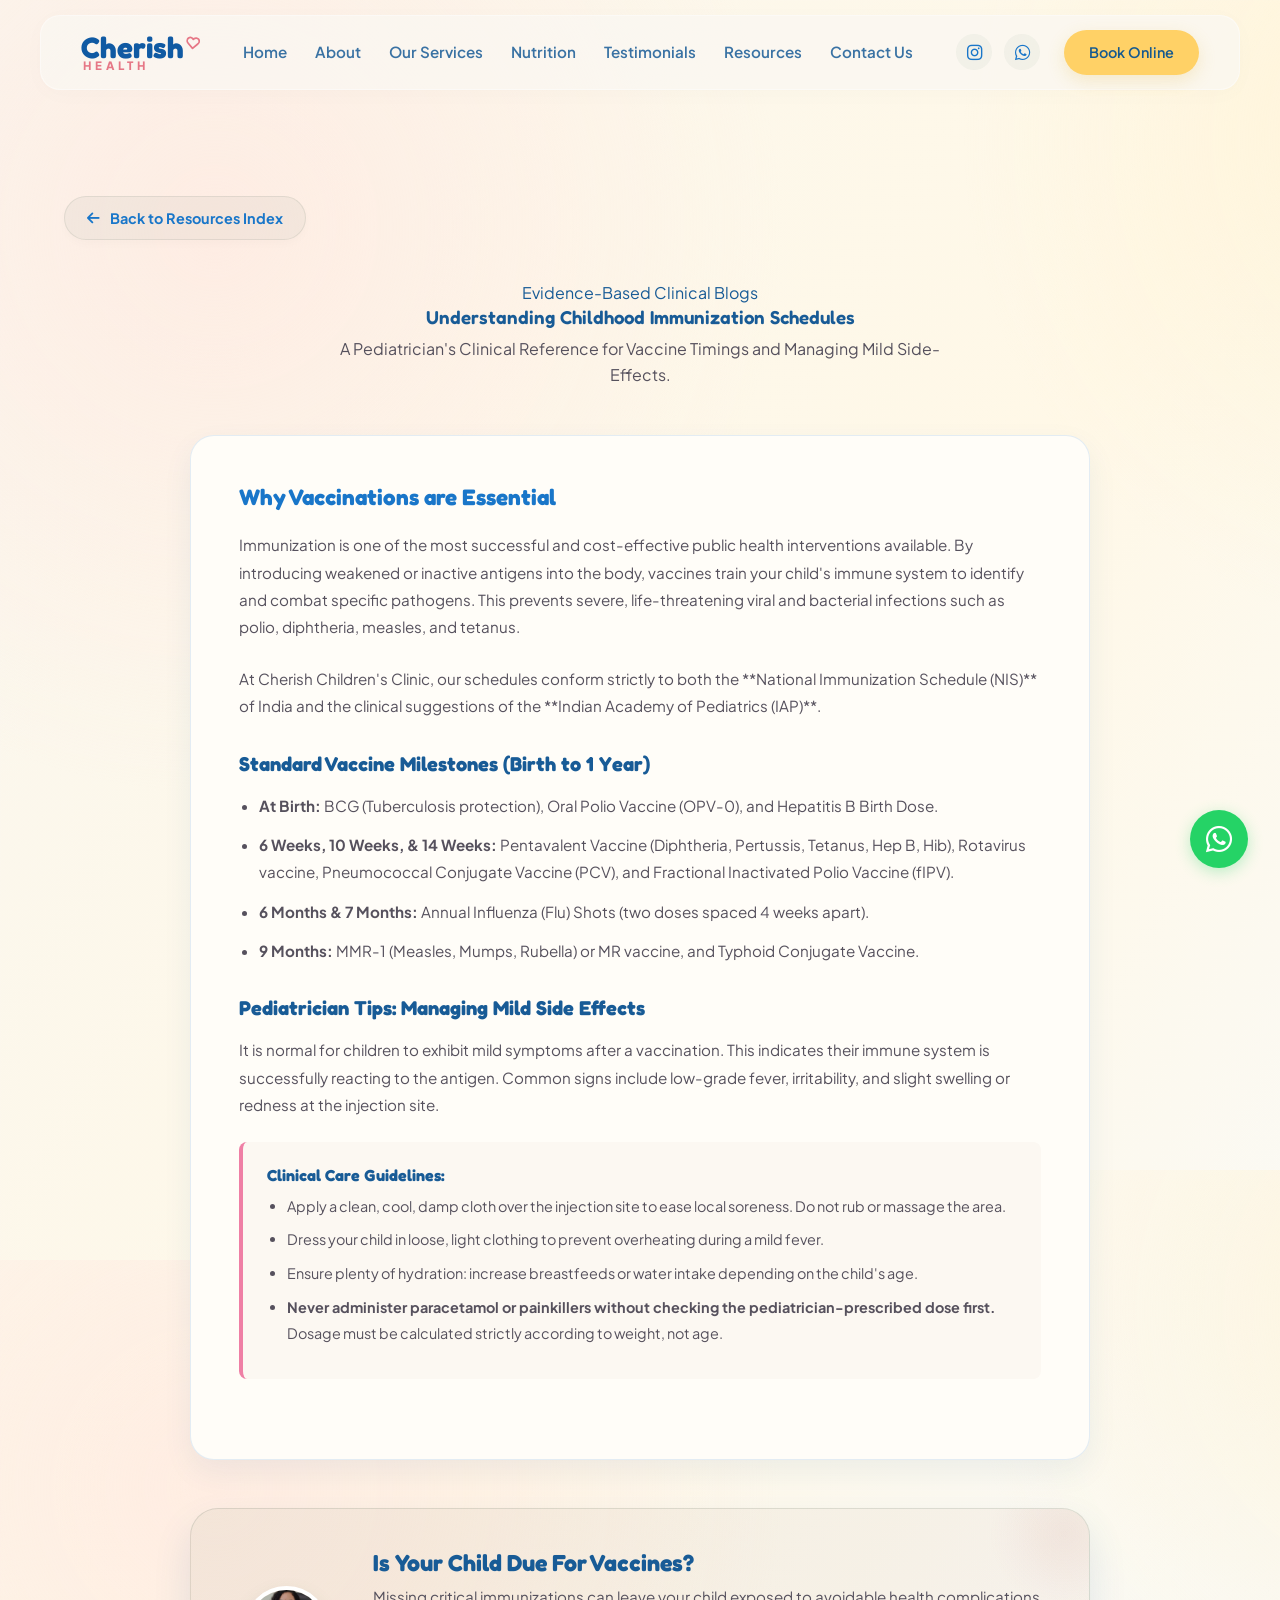
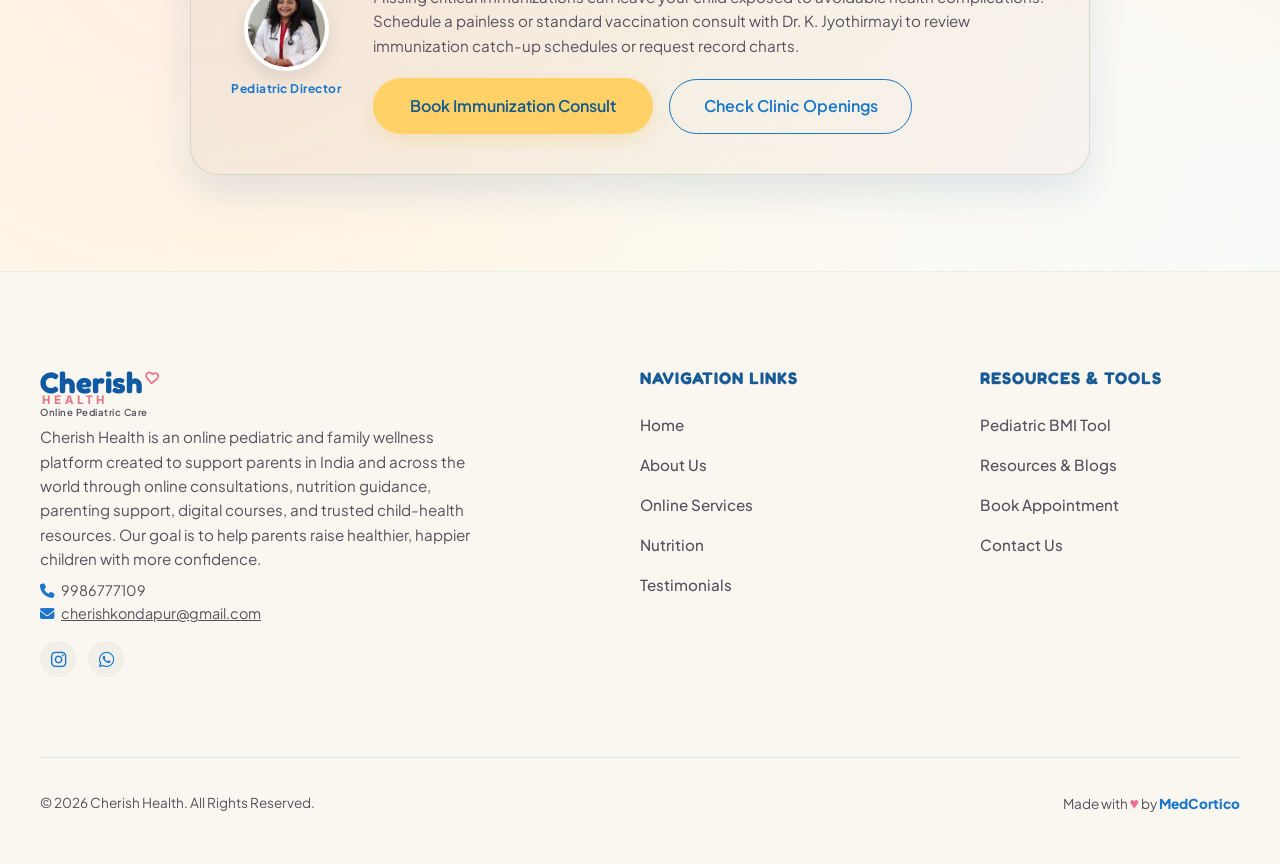
<file: vaccines-blog.html>
<!DOCTYPE html>
<html lang="en">
<head>
  <meta charset="UTF-8">
  <meta name="viewport" content="width=device-width, initial-scale=1.0">
  <title>Immunization Schedules Guide - Cherish Health</title>
  <meta name="description" content="A clinical guide to child vaccines, timings, and side effects management by Dr. K Jyothirmayi Kavipurapu.">
  <meta name="keywords" content="child vaccination schedule, painless vaccines hyderabad, pediatrician vaccine checklist, fever post vaccine care">
  <meta name="author" content="Dr. K Jyothirmayi">
  
  <!-- FontAwesome Icons CDN -->
  <link rel="stylesheet" href="https://cdnjs.cloudflare.com/ajax/libs/font-awesome/6.4.0/css/all.min.css">
  
  <!-- Favicon -->
  <link rel="icon" type="image/jpeg" href="photos/logo.jpg">

  <!-- Custom Stylesheet -->
  <link rel="stylesheet" href="index.css">
</head>
<body>

  <!-- Background blobs -->
  <div class="bg-blob bg-blob-1"></div>
  <div class="bg-blob bg-blob-2"></div>
  <div class="bg-blob bg-blob-3"></div>

  <!-- Floating WhatsApp Widget -->
  <a href="https://wa.me/919986777109?text=Hello%20Cherish%20Health,%20I'd%20like%20to%20book%20an%20online%20consultation." 
     target="_blank" 
     class="whatsapp-widget" 
     aria-label="Chat with us on WhatsApp">
    <i class="fab fa-whatsapp"></i>
  </a>

  <!-- Header Navigation -->
  <header id="main-header">
    <div class="logo-container">
      <a href="index.html" class="logo-brand-link">
        <div class="logo-brand">
          <span class="logo-cherish">Cherish<svg class="logo-heart" viewBox="0 0 24 24" fill="none" stroke="currentColor" stroke-width="3" stroke-linecap="round" stroke-linejoin="round"><path d="M20.84 4.61a5.5 5.5 0 0 0-7.78 0L12 5.67l-1.06-1.06a5.5 5.5 0 0 0-7.78 7.78l1.06 1.06L12 21.23l7.78-7.78 1.06-1.06a5.5 5.5 0 0 0 0-7.78z"></path></svg></span>
          <span class="logo-health">HEALTH</span>
          <span class="logo-subline">Online Pediatric Care</span>
        </div>
      </a>
    </div>
    
    <nav class="nav-menu">
      <a href="index.html" class="nav-link">Home</a>
      <a href="about.html" class="nav-link">About</a>
      <a href="services.html" class="nav-link">Our Services</a>
      <a href="nutrition.html" class="nav-link">Nutrition</a>
      <a href="testimonials.html" class="nav-link">Testimonials</a>
      
      <!-- Resources Link -->
      <a href="resources.html" class="nav-link">Resources</a>
      
      <a href="contact.html" class="nav-link">Contact Us</a>
    </nav>

    <div class="header-actions">
      <div class="social-icons">
        <a href="https://www.instagram.com/doc_mom_jyo/?hl=en" target="_blank" class="social-icon instagram" aria-label="Instagram Profile"><i class="fab fa-instagram"></i></a>
        <a href="https://wa.me/919986777109" target="_blank" class="social-icon whatsapp" aria-label="WhatsApp Us"><i class="fab fa-whatsapp"></i></a>
      </div>
      <a href="booking.html" class="btn-primary" style="padding: 0.6rem 1.5rem; font-size: 0.9rem;">Book Online</a>
    </div>

    <!-- Hamburger Menu Toggle (Mobile) -->
    <button class="mobile-toggle" id="mobile-toggle" aria-label="Toggle Navigation Menu">
      <span></span>
      <span></span>
      <span></span>
    </button>
  </header>

  <!-- Mobile Navigation Drawer -->
  <div class="mobile-nav-drawer" id="mobile-drawer">
    <button class="mobile-nav-close" id="mobile-drawer-close" aria-label="Close Navigation Menu">
      <i class="fa-solid fa-xmark"></i>
    </button>
    <ul class="mobile-nav-links">
      <li><a href="index.html" class="mobile-nav-link">Home</a></li>
      <li><a href="about.html" class="mobile-nav-link">About</a></li>
      <li><a href="services.html" class="mobile-nav-link">Our Services</a></li>
      <li><a href="nutrition.html" class="mobile-nav-link">Nutrition</a></li>
      <li><a href="testimonials.html" class="mobile-nav-link">Testimonials</a></li>
      <li><a href="resources.html" class="mobile-nav-link">Resources</a></li>
      <li><a href="contact.html" class="mobile-nav-link">Contact Us</a></li>
      <li style="margin-top: 1.5rem;"><a href="booking.html" class="btn-primary">Book Appointment</a></li>
    </ul>
  </div>

  <!-- Main Content Area -->
  <main>
    <div class="page-container">
      
      <!-- Section: Blog 2 (Immunizations Guide) -->
      <section id="blogs-content" class="resources-section" style="display: block; margin-top: 2rem;">
        <!-- Back Link -->
        <a href="resources.html" class="back-to-index-btn"><i class="fa-solid fa-arrow-left"></i> Back to Resources Index</a>

        <div class="section-title-wrapper" style="text-align: center; margin-bottom: 3rem;">
          <span class="category-pre">Evidence-Based Clinical Blogs</span>
          <h3>Understanding Childhood Immunization Schedules</h3>
          <p style="max-width: 600px; margin: 0.5rem auto 0 auto;">A Pediatrician's Clinical Reference for Vaccine Timings and Managing Mild Side-Effects.</p>
        </div>

        <div class="milestones-wrapper">
          <div class="glass-card" style="padding: 3rem; line-height: 1.8;">
            <h4 style="font-size: 1.4rem; color: var(--sage-green); font-weight: 700; margin-bottom: 1.25rem;">Why Vaccinations are Essential</h4>
            <p style="font-size: 0.95rem; color: var(--text-secondary); margin-bottom: 1.5rem;">
              Immunization is one of the most successful and cost-effective public health interventions available. By introducing weakened or inactive antigens into the body, vaccines train your child's immune system to identify and combat specific pathogens. This prevents severe, life-threatening viral and bacterial infections such as polio, diphtheria, measles, and tetanus.
            </p>
            <p style="font-size: 0.95rem; color: var(--text-secondary); margin-bottom: 1.5rem;">
              At Cherish Children's Clinic, our schedules conform strictly to both the **National Immunization Schedule (NIS)** of India and the clinical suggestions of the **Indian Academy of Pediatrics (IAP)**.
            </p>

            <h4 style="font-size: 1.25rem; font-weight: 700; margin-top: 2rem; margin-bottom: 1rem; color: var(--text-primary);">Standard Vaccine Milestones (Birth to 1 Year)</h4>
            <ul style="padding-left: 1.25rem; margin-bottom: 1.5rem; font-size: 0.95rem; color: var(--text-secondary);">
              <li style="margin-bottom: 0.75rem;"><strong>At Birth:</strong> BCG (Tuberculosis protection), Oral Polio Vaccine (OPV-0), and Hepatitis B Birth Dose.</li>
              <li style="margin-bottom: 0.75rem;"><strong>6 Weeks, 10 Weeks, & 14 Weeks:</strong> Pentavalent Vaccine (Diphtheria, Pertussis, Tetanus, Hep B, Hib), Rotavirus vaccine, Pneumococcal Conjugate Vaccine (PCV), and Fractional Inactivated Polio Vaccine (fIPV).</li>
              <li style="margin-bottom: 0.75rem;"><strong>6 Months & 7 Months:</strong> Annual Influenza (Flu) Shots (two doses spaced 4 weeks apart).</li>
              <li style="margin-bottom: 0.75rem;"><strong>9 Months:</strong> MMR-1 (Measles, Mumps, Rubella) or MR vaccine, and Typhoid Conjugate Vaccine.</li>
            </ul>

            <h4 style="font-size: 1.25rem; font-weight: 700; margin-top: 2rem; margin-bottom: 1rem; color: var(--text-primary);">Pediatrician Tips: Managing Mild Side Effects</h4>
            <p style="font-size: 0.95rem; color: var(--text-secondary); margin-bottom: 1.5rem;">
              It is normal for children to exhibit mild symptoms after a vaccination. This indicates their immune system is successfully reacting to the antigen. Common signs include low-grade fever, irritability, and slight swelling or redness at the injection site.
            </p>
            <div style="background-color: #fcf8f2; border-left: 4px solid var(--terracotta-rose); border-radius: 8px; padding: 1.5rem; margin-bottom: 2rem;">
              <h5 style="font-weight: 700; color: var(--text-primary); margin-bottom: 0.5rem; font-size: 1rem;">Clinical Care Guidelines:</h5>
              <ul style="padding-left: 1.25rem; font-size: 0.9rem; color: var(--text-secondary);">
                <li style="margin-bottom: 0.5rem;">Apply a clean, cool, damp cloth over the injection site to ease local soreness. Do not rub or massage the area.</li>
                <li style="margin-bottom: 0.5rem;">Dress your child in loose, light clothing to prevent overheating during a mild fever.</li>
                <li style="margin-bottom: 0.5rem;">Ensure plenty of hydration: increase breastfeeds or water intake depending on the child's age.</li>
                <li style="margin-bottom: 0.5rem;"><strong>Never administer paracetamol or painkillers without checking the pediatrician-prescribed dose first.</strong> Dosage must be calculated strictly according to weight, not age.</li>
              </ul>
            </div>
          </div>

          <!-- ENHANCED PRE-BOOKING NUDGE CARD -->
          <div class="enhanced-nudge-box">
            <div class="enhanced-nudge-content">
              <div class="enhanced-nudge-avatar-col">
                <img src="photos/dr jyothir mayi latest photo.jpeg" alt="Dr. K Jyothirmayi" class="enhanced-nudge-avatar">
                <span style="font-size: 0.75rem; font-weight: 700; color: var(--sage-green); margin-top: 0.5rem; letter-spacing: 0.5px;">Pediatric Director</span>
              </div>
              <div class="enhanced-nudge-info-col">
                <h4>Is Your Child Due For Vaccines?</h4>
                <p>
                  Missing critical immunizations can leave your child exposed to avoidable health complications. Schedule a painless or standard vaccination consult with Dr. K. Jyothirmayi to review immunization catch-up schedules or request record charts.
                </p>
                <div class="enhanced-nudge-actions">
                  <a href="booking.html" class="btn-primary">Book Immunization Consult</a>
                  <a href="contact.html" class="btn-outline" style="background: transparent;">Check Clinic Openings</a>
                </div>
              </div>
            </div>
          </div>
        </div>
      </section>

    </div>
  </main>

  <!-- Footer -->
  <footer>
    <div class="footer-top-columns">
      <div class="footer-logo-brand">
        <a href="index.html" class="logo-brand-link">
          <div class="logo-brand">
            <span class="logo-cherish">Cherish<svg class="logo-heart" viewBox="0 0 24 24" fill="none" stroke="currentColor" stroke-width="3" stroke-linecap="round" stroke-linejoin="round"><path d="M20.84 4.61a5.5 5.5 0 0 0-7.78 0L12 5.67l-1.06-1.06a5.5 5.5 0 0 0-7.78 7.78l1.06 1.06L12 21.23l7.78-7.78 1.06-1.06a5.5 5.5 0 0 0 0-7.78z"></path></svg></span>
            <span class="logo-health">HEALTH</span>
            <span class="logo-subline" style="margin-bottom: 0.5rem;">Online Pediatric Care</span>
          </div>
        </a>
        <p style="margin-bottom: 0.5rem;">Cherish Health is an online pediatric and family wellness platform created to support parents in India and across the world through online consultations, nutrition guidance, parenting support, digital courses, and trusted child-health resources. Our goal is to help parents raise healthier, happier children with more confidence.</p>
        <p style="font-size: 0.9rem; margin-bottom: 1rem; color: var(--text-secondary);">
          <i class="fa-solid fa-phone" style="margin-right: 5px; color: var(--sage-green);"></i> <a href="tel:9986777109" style="color: inherit;">9986777109</a><br>
          <i class="fa-solid fa-envelope" style="margin-right: 5px; color: var(--sage-green);"></i> <a href="mailto:cherishkondapur@gmail.com" style="color: inherit; text-decoration: underline;">cherishkondapur@gmail.com</a>
        </p>
        <div class="social-icons" style="margin-top: 1rem;">
          <a href="https://www.instagram.com/doc_mom_jyo/?hl=en" target="_blank" class="social-icon instagram" aria-label="Instagram"><i class="fab fa-instagram"></i></a>
          <a href="https://wa.me/919986777109" target="_blank" class="social-icon whatsapp" aria-label="WhatsApp"><i class="fab fa-whatsapp"></i></a>
        </div>
      </div>
      
      <div class="footer-column">
        <h4>Navigation Links</h4>
        <ul class="footer-links-list">
          <li><a href="index.html">Home</a></li>
          <li><a href="about.html">About Us</a></li>
          <li><a href="services.html">Online Services</a></li>
          <li><a href="nutrition.html">Nutrition</a></li>
          <li><a href="testimonials.html">Testimonials</a></li>
        </ul>
      </div>

      <div class="footer-column">
        <h4>Resources & Tools</h4>
        <ul class="footer-links-list">
          <li><a href="bmi-calculator.html">Pediatric BMI Tool</a></li>
          <li><a href="resources.html">Resources &amp; Blogs</a></li>
          <li><a href="booking.html">Book Appointment</a></li>
          <li><a href="contact.html">Contact Us</a></li>
        </ul>
      </div>
    </div>

    <div class="footer-bottom-bar">
      <p>&copy; 2026 Cherish Health. All Rights Reserved.</p>
      <p>Made with <span class="footer-love" aria-label="love">♥</span> by <a href="https://medcortico.com" target="_blank" rel="noopener noreferrer">MedCortico</a></p>
    </div>
  </footer>

  <!-- Universal Script -->
  <script src="script.js"></script>
</body>
</html>
</file>
<file: index.css>
/* index.css - Cherish Children's Clinic Design System & Styles */
@import url('https://fonts.googleapis.com/css2?family=Fredoka:wght@500;600;700&family=Nunito:wght@600;700&family=Plus+Jakarta+Sans:wght@300;400;500;600;700;800&family=Dancing+Script:wght@700&family=Great+Vibes&family=Parisienne&family=Playball&display=swap');

:root {
  /* Warm, child-first palette inspired by the clinic reference */
  --bg-primary: #faf7ef;
  --bg-secondary: #fff2d2;
  --bg-sage-light: #fff0c7;
  --bg-rose-light: #ffe8df;
  
  --sage-green: #1976c9;
  --sage-green-hover: #0e5fa8;
  --sage-green-glow: rgba(25, 118, 201, 0.1);
  
  --terracotta-rose: #ef7fa5;
  --terracotta-rose-hover: #dd648f;
  --terracotta-rose-glow: rgba(239, 127, 165, 0.12);
  
  --text-primary: #185b96;
  --text-secondary: #56515d;
  
  --border-color: rgba(25, 118, 201, 0.14);
  --glass-bg: #fffdf8;
  --glass-border: rgba(25, 118, 201, 0.12);
  --glass-shadow: 0 12px 30px rgba(28, 91, 145, 0.07);
  --glass-shadow-hover: 0 18px 38px rgba(28, 91, 145, 0.12);
  
  --transition-smooth: all 0.5s cubic-bezier(0.16, 1, 0.3, 1);
  --transition-quick: all 0.25s ease;
  
  --font-heading: 'Fredoka', sans-serif;
  --font-body: 'Plus Jakarta Sans', sans-serif;
  
  /* Feminine curly logo font options: 'Dancing Script', 'Great Vibes', 'Parisienne', 'Playball' */
  --font-logo: var(--font-body);
}

/* Base resets & animations */
* {
  box-sizing: border-box;
  margin: 0;
  padding: 0;
  -webkit-tap-highlight-color: transparent;
}

html {
  scroll-behavior: smooth;
  scroll-padding-top: 100px;
  font-size: 16px;
  height: 100%;
}

body {
  font-family: var(--font-body);
  background-color: var(--bg-primary);
  color: var(--text-primary);
  line-height: 1.6;
  overflow-x: hidden;
  position: relative;
  min-height: 100%;
  display: flex;
  flex-direction: column;
  opacity: 0;
  animation: pageFadeIn 0.8s cubic-bezier(0.16, 1, 0.3, 1) forwards;
  background-image:
    radial-gradient(circle at 12% 18%, rgba(255, 232, 223, 0.7), transparent 30%),
    radial-gradient(circle at 88% 12%, rgba(255, 242, 210, 0.72), transparent 28%),
    linear-gradient(120deg, #faf7ef, #fff8e7, #f7fbff, #fff1f5);
  background-size: 140% 140%, 130% 130%, 220% 220%;
  animation:
    pageFadeIn 0.8s cubic-bezier(0.16, 1, 0.3, 1) forwards,
    ambientGradient 26s ease-in-out infinite;
}

@keyframes pageFadeIn {
  to { opacity: 1; }
}

@keyframes ambientGradient {
  0%, 100% {
    background-position: 0% 20%, 100% 0%, 0% 50%;
  }

  50% {
    background-position: 28% 0%, 72% 28%, 100% 50%;
  }
}

@media (prefers-reduced-motion: reduce) {
  body {
    animation: pageFadeIn 0.8s cubic-bezier(0.16, 1, 0.3, 1) forwards;
  }
}

/* Typography */
h1, h2, h3, h4, h5, h6 {
  font-family: var(--font-heading);
  font-weight: 600;
  line-height: 1.2;
  color: var(--text-primary);
}

p {
  color: var(--text-secondary);
}

a {
  text-decoration: none;
  color: inherit;
  transition: var(--transition-quick);
}

button {
  font-family: var(--font-body);
  cursor: pointer;
  border: none;
  background: none;
  transition: var(--transition-quick);
}

/* Glowing background blobs */
.bg-blob {
  position: absolute;
  border-radius: 50%;
  filter: blur(120px);
  -webkit-filter: blur(120px);
  z-index: -1;
  display: none;
  pointer-events: none;
  animation: floatBlob 24s infinite alternate ease-in-out;
}

.bg-blob-1 {
  top: 15%;
  left: -10%;
  width: 400px;
  height: 400px;
  background-color: var(--bg-sage-light);
}

.bg-blob-2 {
  top: 45%;
  right: -10%;
  width: 450px;
  height: 450px;
  background-color: var(--bg-rose-light);
  animation-delay: -6s;
}

.bg-blob-3 {
  bottom: 10%;
  left: 10%;
  width: 380px;
  height: 380px;
  background-color: var(--bg-secondary);
  animation-delay: -12s;
}

@keyframes floatBlob {
  0% { transform: translate(0, 0) scale(1); }
  50% { transform: translate(60px, -50px) scale(1.1); }
  100% { transform: translate(-30px, 60px) scale(0.9); }
}

/* Glassmorphism card */
.glass-card {
  background: var(--glass-bg);
  backdrop-filter: blur(20px);
  -webkit-backdrop-filter: blur(20px);
  border: 1px solid var(--glass-border);
  box-shadow: var(--glass-shadow);
  border-radius: 24px;
  transition: var(--transition-smooth);
}

.glass-card:hover {
  transform: translateY(-6px);
  box-shadow: var(--glass-shadow-hover);
  border-color: rgba(255, 255, 255, 0.95);
}

/* Section Containers (Multi-page Layouts) */
main {
  flex: 1;
  padding-top: 100px; /* Offset for floating header */
}

.page-container {
  padding: 4rem 1.5rem 6rem 1.5rem;
  max-width: 1200px;
  margin: 0 auto;
  position: relative;
}

.home-container {
  padding-top: 0;
}

.page-header {
  text-align: center;
  margin-bottom: 4rem;
  max-width: 800px;
  margin-left: auto;
  margin-right: auto;
}

.page-header h2 {
  font-size: 2.75rem;
  font-weight: 700;
  margin-bottom: 1rem;
  letter-spacing: -0.5px;
}

.page-header h2 span.highlight-rose {
  color: var(--terracotta-rose);
  position: relative;
  display: inline-block;
}

.page-header h2 span.highlight-rose::after {
  display: none;
}

.page-header p {
  font-size: 1.15rem;
}

/* Buttons (Modern magnetic style indicators) */
.btn-primary {
  background-color: #ffd166;
  color: #15598f;
  padding: 0.9rem 2.25rem;
  font-size: 1rem;
  font-weight: 600;
  border-radius: 40px;
  display: inline-flex;
  align-items: center;
  gap: 0.6rem;
  box-shadow: 0 6px 18px rgba(222, 173, 48, 0.2);
  border: 1px solid transparent;
}

.btn-primary:hover {
  background-color: #ffc845;
  color: #15598f;
  transform: translateY(-2px);
  box-shadow: 0 8px 25px rgba(62, 92, 74, 0.3);
}

.btn-secondary {
  background-color: var(--terracotta-rose);
  color: #fff;
  padding: 0.9rem 2.25rem;
  font-size: 1rem;
  font-weight: 600;
  border-radius: 40px;
  display: inline-flex;
  align-items: center;
  gap: 0.6rem;
  box-shadow: 0 6px 20px rgba(198, 123, 115, 0.2);
}

.btn-secondary:hover {
  background-color: var(--terracotta-rose-hover);
  transform: translateY(-2px);
  box-shadow: 0 8px 25px rgba(198, 123, 115, 0.3);
}

.btn-outline {
  border: 1.5px solid var(--sage-green);
  color: var(--sage-green);
  padding: 0.85rem 2.1rem;
  font-size: 1rem;
  font-weight: 600;
  border-radius: 40px;
  display: inline-flex;
  align-items: center;
  gap: 0.6rem;
}

.btn-outline:hover {
  background-color: var(--sage-green);
  color: #fff;
  transform: translateY(-2px);
}

/* Header Styles */
header {
  position: fixed;
  top: 15px;
  left: 50%;
  transform: translateX(-50%);
  width: calc(100% - 40px);
  max-width: 1200px;
  height: 75px;
  z-index: 1000;
  display: flex;
  justify-content: space-between;
  align-items: center;
  padding: 0 2.5rem;
  border-radius: 20px;
  background-color: rgba(250, 247, 242, 0.75);
  border: 1px solid rgba(255, 255, 255, 0.4);
  box-shadow: 0 4px 25px rgba(0, 0, 0, 0.02);
  backdrop-filter: blur(12px);
  -webkit-backdrop-filter: blur(12px);
  transition: var(--transition-smooth);
}

header.header-scrolled {
  top: 10px;
  height: 68px;
  background: linear-gradient(135deg, rgba(250, 247, 242, 0.85), rgba(238, 244, 240, 0.85), rgba(251, 241, 240, 0.85));
  background-size: 300% 300%;
  animation: headerGradientShift 12s ease infinite;
  backdrop-filter: blur(20px);
  -webkit-backdrop-filter: blur(20px);
  border-bottom: 1px solid rgba(255, 255, 255, 0.6);
  box-shadow: var(--glass-shadow);
}

@keyframes headerGradientShift {
  0% { background-position: 0% 50%; }
  50% { background-position: 100% 50%; }
  100% { background-position: 0% 50%; }
}

header .logo-container {
  display: flex;
  align-items: center;
  gap: 0.6rem;
}

/* Brand Text Logo matching mockup */
.logo-brand-link {
  display: inline-block;
  text-decoration: none;
}

.logo-brand {
  display: flex;
  flex-direction: column;
  line-height: 0.95;
}

.logo-cherish {
  font-family: 'Fredoka', sans-serif;
  font-weight: 700;
  font-size: 1.85rem;
  color: #105aa3; /* vibrant logo blue */
  display: inline-flex;
  align-items: center;
  position: relative;
}

.logo-heart {
  width: 14px;
  height: 14px;
  stroke: #e67786; /* pink outline */
  margin-left: 2px;
  align-self: flex-start;
  margin-top: 3px;
  transform: rotate(5deg);
}

.logo-health {
  font-family: 'Plus Jakarta Sans', sans-serif;
  font-weight: 800;
  font-size: 0.72rem;
  color: #e67786; /* pink text */
  letter-spacing: 4px;
  margin-top: -1px;
  padding-left: 2px;
}

.logo-subline {
  font-family: 'Plus Jakarta Sans', sans-serif;
  font-size: 0.6rem;
  font-weight: 600;
  color: var(--text-secondary);
  letter-spacing: 0.5px;
  margin-top: 2px;
}

#main-header .logo-subline {
  display: none;
}


/* Nav Menu Desktop */
.nav-menu {
  display: flex;
  align-items: center;
  gap: 1.75rem;
}

.nav-link {
  font-size: 0.95rem;
  font-weight: 600;
  color: var(--text-primary);
  position: relative;
  padding: 0.5rem 0;
  opacity: 0.85;
}

.nav-link::after {
  content: '';
  position: absolute;
  bottom: 0;
  left: 50%;
  transform: translateX(-50%);
  width: 0;
  height: 3px;
  border-radius: 2px;
  background-color: var(--sage-green);
  transition: var(--transition-quick);
}

.nav-link:hover::after,
.nav-link.active::after {
  width: 18px;
}

.nav-link:hover,
.nav-link.active {
  color: var(--sage-green);
  opacity: 1;
}

/* Resources Dropdown */
.dropdown {
  position: relative;
}

.dropdown-menu {
  position: absolute;
  top: 100%;
  left: 50%;
  transform: translateX(-50%) translateY(15px);
  background: rgba(250, 247, 242, 0.95);
  border: 1px solid var(--border-color);
  backdrop-filter: blur(10px);
  border-radius: 16px;
  padding: 0.75rem 0;
  min-width: 180px;
  box-shadow: 0 10px 40px rgba(62,92,74,0.08);
  opacity: 0;
  visibility: hidden;
  transition: var(--transition-quick);
  z-index: 1100;
}

.dropdown:hover .dropdown-menu {
  opacity: 1;
  visibility: visible;
  transform: translateX(-50%) translateY(8px);
}

.dropdown-item {
  display: block;
  padding: 0.6rem 1.5rem;
  font-size: 0.9rem;
  font-weight: 600;
  color: var(--text-primary);
  transition: var(--transition-quick);
}

.dropdown-item:hover {
  background-color: var(--bg-sage-light);
  color: var(--sage-green);
}

/* Right-side links & social icons */
.header-actions {
  display: flex;
  align-items: center;
  gap: 1.5rem;
}

.social-icons {
  display: flex;
  align-items: center;
  gap: 0.75rem;
}

.social-icon {
  width: 36px;
  height: 36px;
  border-radius: 50%;
  background-color: rgba(62, 92, 74, 0.05);
  color: var(--sage-green);
  display: flex;
  align-items: center;
  justify-content: center;
  font-size: 1.1rem;
  transition: var(--transition-quick);
}

.social-icon:hover {
  background-color: var(--sage-green);
  color: #fff;
  transform: scale(1.08);
}

.social-icon.instagram:hover {
  background: linear-gradient(45deg, #f09433 0%, #e6683c 25%, #dc2743 50%, #cc2366 75%, #bc1888 100%);
  color: #fff;
}

.social-icon.whatsapp:hover {
  background-color: #25d366;
  color: #fff;
}

/* Mobile Hamburger Toggle */
.mobile-toggle {
  display: none;
  flex-direction: column;
  justify-content: space-between;
  width: 24px;
  height: 16px;
}

.mobile-toggle span {
  width: 100%;
  height: 2px;
  background-color: var(--text-primary);
  border-radius: 2px;
  transition: var(--transition-quick);
}

/* ==========================================
   PAGE: index.html - HOME PAGE
   ========================================== */
.hero-split {
  display: grid;
  grid-template-columns: 1.1fr 0.9fr;
  gap: 4rem;
  align-items: center;
  padding: 0.5rem 0 6rem 0;
  position: relative;
}


.hero-tag {
  background-color: var(--bg-sage-light);
  color: var(--sage-green);
  font-size: 0.85rem;
  font-weight: 700;
  text-transform: uppercase;
  letter-spacing: 1.5px;
  padding: 0.5rem 1.25rem;
  border-radius: 30px;
  margin-bottom: 1.5rem;
  display: inline-block;
  border: 1px solid #f3c552;
}

.hero-text h1 {
  font-size: 3.5rem;
  font-weight: 800;
  line-height: 1.15;
  margin-bottom: 1.5rem;
  letter-spacing: -1.5px;
  max-width: 660px;
}

.hero-text h1 span.highlight-rose {
  color: var(--terracotta-rose);
  position: relative;
  z-index: 1;
}

.hero-text h1 span.highlight-rose::after {
  display: none;
}

.hero-text p {
  font-size: 1.25rem;
  color: var(--text-secondary);
  margin-bottom: 2.5rem;
  max-width: 550px;
}

.hero-actions {
  display: flex;
  gap: 1rem;
}

.hero-phone {
  display: inline-flex;
  align-items: center;
  gap: 0.75rem;
  margin-top: 2rem;
  color: var(--text-primary);
  background: var(--glass-bg);
  border: 1px solid var(--glass-border);
  box-shadow: var(--glass-shadow);
  padding: 0.6rem 1.25rem;
  border-radius: 50px;
  font-family: var(--font-body);
  font-size: 1.05rem;
  font-weight: 600;
  transition: var(--transition-quick);
}

.hero-phone > i {
  width: 32px;
  height: 32px;
  display: grid;
  place-items: center;
  border-radius: 50%;
  color: #15598f;
  background: #ffd166;
  font-size: 0.9rem;
}

.hero-phone span { display: flex; flex-direction: row; align-items: center; gap: 0.5rem; line-height: 1.1; }
.hero-phone small { font-family: var(--font-body); font-size: .72rem; font-weight: 700; text-transform: uppercase; letter-spacing: .08em; color: var(--text-secondary); margin-bottom: 0; }
.hero-phone:hover {
  transform: translateY(-2px);
  box-shadow: var(--glass-shadow-hover);
  border-color: rgba(255, 255, 255, 0.95);
}

/* Home hero card right side */
.hero-badge-card {
  padding: 2.5rem;
  display: flex;
  flex-direction: column;
  gap: 1.75rem;
  border: 2px solid #91b7ef;
  border-radius: 180px 180px 26px 26px;
  background: #fffaf0;
  padding-top: 4rem;
}

.badge-doctor-row {
  display: flex;
  align-items: center;
  gap: 1.25rem;
}

.badge-doctor-img {
  width: 105px;
  height: 105px;
  border-radius: 50%;
  object-fit: cover;
  border: 4px solid #fff;
  object-position: center 18%;
  box-shadow: 0 4px 15px rgba(62,92,74,0.1);
}

.badge-doctor-info h3 {
  font-size: 1.25rem;
  font-weight: 700;
}

.badge-doctor-info p {
  font-size: 0.85rem;
  font-weight: 600;
  text-transform: uppercase;
  color: var(--sage-green);
  letter-spacing: 1px;
}

.status-dot-indicator {
  display: inline-flex;
  align-items: center;
  gap: 0.4rem;
  font-size: 0.8rem;
  font-weight: 700;
  background-color: var(--bg-sage-light);
  color: var(--sage-green);
  padding: 0.25rem 0.75rem;
  border-radius: 20px;
  margin-top: 0.35rem;
}

.status-dot-indicator span.dot {
  width: 7px;
  height: 7px;
  border-radius: 50%;
  background-color: #28a745;
  display: block;
}

.founder-badges-grid {
  display: grid;
  grid-template-columns: repeat(2, 1fr);
  gap: 0.6rem;
}

.badge-tag {
  font-family: var(--font-body);
  font-size: 0.75rem;
  font-weight: 700;
  color: var(--text-primary);
  background-color: var(--bg-sage-light);
  border: 1px solid var(--border-color);
  padding: 0.45rem 0.6rem;
  border-radius: 12px;
  display: inline-flex;
  align-items: center;
  justify-content: center;
  gap: 0.4rem;
  line-height: 1.2;
  text-align: center;
}

.badge-tag i {
  color: var(--terracotta-rose);
  font-size: 0.8rem;
  flex-shrink: 0;
}

.founder-card-desc {
  font-family: var(--font-body);
  font-size: 0.92rem;
  color: var(--text-secondary);
  line-height: 1.5;
}

.founder-card-inperson {
  font-family: var(--font-body);
  font-size: 0.85rem;
  font-weight: 700;
  color: var(--terracotta-rose);
  margin-top: 0.25rem;
}


.hero-contact-strip {
  border-top: 1px solid var(--border-color);
  padding-top: 1.25rem;
  display: flex;
  justify-content: space-between;
  align-items: center;
}

.strip-item {
  font-size: 0.9rem;
  font-weight: 600;
  color: var(--text-secondary);
}

.hero-contact-strip .strip-item:first-child { color: var(--sage-green); font-weight: 800; }

/* Home Section Previews styling */
.home-section-teaser {
  padding: 5rem 0 2rem;
  border-top: 1px solid rgba(62,92,74,0.06);
}

.teaser-row {
  display: flex;
  justify-content: space-between;
  align-items: flex-end;
  margin-bottom: 3rem;
}

.teaser-row h2 {
  font-size: 2.2rem;
  letter-spacing: -0.5px;
}

/* Home Highlights Section */
.highlights-container {
  display: grid;
  grid-template-columns: repeat(3, 1fr);
  gap: 2rem;
  margin-top: 2rem;
}

.highlight-card {
  padding: 2.5rem;
  text-align: left;
  border-bottom: 5px solid var(--terracotta-rose);
}

.highlight-card:nth-child(even) { border-bottom-color: var(--sage-green); }
.highlight-card:hover { transform: translateY(-6px); }

.home-section-teaser .reviews-grid-masonry { grid-template-columns: repeat(2, 1fr); }
.home-section-teaser .review-item-card { border: 1.5px solid #91b7ef; background: #fffaf0; }

.highlight-icon-box {
  width: 52px;
  height: 52px;
  border-radius: 16px;
  background-color: var(--bg-sage-light);
  color: var(--sage-green);
  display: flex;
  align-items: center;
  justify-content: center;
  margin-bottom: 1.5rem;
}

.highlight-card h3 {
  font-size: 1.3rem;
  margin-bottom: 0.75rem;
}

.highlight-card p {
  font-size: 0.95rem;
}

/* ==========================================
   PAGE: about.html - ABOUT DR. JYO
   ========================================== */
.about-split {
  display: grid;
  grid-template-columns: 0.90fr 1.10fr;
  gap: 4.5rem;
  align-items: flex-start;
}

.about-media-column {
  position: relative;
}

.about-photo-frame {
  width: 100%;
  max-width: 400px;
  height: 420px;
  object-fit: cover;
  border-radius: 40px;
  border: 10px solid #fff;
  box-shadow: var(--glass-shadow-hover);
  display: block;
  margin: 0 auto;
}

.about-media-column .experience-floating-badge {
  position: absolute;
  bottom: -20px;
  right: 10px;
  background-color: var(--sage-green);
  color: #fff;
  padding: 1.5rem;
  border-radius: 24px;
  box-shadow: 0 10px 25px rgba(62,92,74,0.25);
  text-align: center;
  min-width: 140px;
}

.about-media-column .experience-floating-badge h4 {
  font-size: 2.25rem;
  font-weight: 800;
  color: #fff;
  line-height: 1;
}

.about-media-column .experience-floating-badge p {
  font-size: 0.75rem;
  font-weight: 700;
  text-transform: uppercase;
  color: rgba(255, 255, 255, 0.9);
}

.about-bio-column h3 {
  font-size: 2.25rem;
  font-weight: 700;
  margin-bottom: 0.5rem;
}

.about-bio-column p.credentials {
  font-size: 1.05rem;
  color: var(--terracotta-rose);
  font-weight: 700;
  margin-bottom: 1.5rem;
  text-transform: uppercase;
  letter-spacing: 0.5px;
}

.about-bio-column p.bio-para {
  font-size: 1.05rem;
  line-height: 1.7;
  margin-bottom: 2rem;
}

.credentials-timeline-card {
  padding: 2rem;
  display: flex;
  flex-direction: column;
  gap: 1.25rem;
  margin-bottom: 2rem;
}

.credentials-timeline-card h4 {
  font-size: 1.15rem;
  margin-bottom: 0.25rem;
  border-bottom: 1px solid var(--border-color);
  padding-bottom: 0.5rem;
}

.timeline-item {
  display: flex;
  gap: 1rem;
}

.timeline-year {
  font-size: 0.9rem;
  font-weight: 700;
  color: var(--sage-green);
  min-width: 80px;
}

.timeline-text {
  font-size: 0.95rem;
  font-weight: 500;
}

.about-vision-section {
  margin-top: 6rem;
  padding: 3.5rem;
  text-align: center;
  position: relative;
}

.about-vision-section svg.quote-icon {
  width: 50px;
  height: 50px;
  fill: rgba(198, 123, 115, 0.15);
  margin-bottom: 1.5rem;
}

.about-vision-section h3 {
  font-size: 1.5rem;
  font-style: italic;
  font-weight: 500;
  max-width: 800px;
  margin: 0 auto;
  line-height: 1.6;
  color: var(--text-primary);
}

/* ==========================================
   PAGE: services.html - SERVICES
   ========================================== */
.services-masonry {
  display: grid;
  grid-template-columns: repeat(3, 1fr);
  gap: 2rem;
}

.service-card-premium {
  padding: 3rem 2.25rem;
  display: flex;
  flex-direction: column;
  height: 100%;
  border-top: 5px solid rgba(13, 163, 210, .55);
}

.service-card-premium:nth-child(even) { border-top-color: rgba(240, 83, 89, .55); }

.service-icon-svg {
  width: 48px;
  height: 48px;
  margin-bottom: 2rem;
  fill: var(--sage-green);
}

.service-card-premium:nth-child(even) .service-icon-svg {
  fill: var(--terracotta-rose);
}

.service-card-premium h3 {
  font-size: 1.4rem;
  font-weight: 700;
  margin-bottom: 1rem;
}

.service-card-premium p.service-desc {
  font-size: 0.95rem;
  margin-bottom: 2rem;
  flex-grow: 1;
}

.service-accordion {
  border-top: 1px solid var(--border-color);
  padding-top: 1.25rem;
}

.service-accordion-header {
  display: flex;
  justify-content: space-between;
  align-items: center;
  cursor: pointer;
}

.service-accordion-header span {
  font-size: 0.85rem;
  font-weight: 700;
  text-transform: uppercase;
  color: var(--text-primary);
  letter-spacing: 0.5px;
}

.service-accordion-header svg {
  width: 14px;
  height: 14px;
  fill: var(--text-secondary);
  transition: transform 0.3s;
}

.service-accordion.active .service-accordion-header svg {
  transform: rotate(180deg);
}

.service-accordion-content {
  max-height: 0;
  overflow: hidden;
  transition: max-height 0.3s ease-out;
}

.service-accordion-content ul {
  list-style: none;
  padding: 1rem 0 0.5rem 0;
  display: flex;
  flex-direction: column;
  gap: 0.5rem;
}

.service-accordion-content li {
  font-size: 0.85rem;
  display: flex;
  align-items: center;
  gap: 0.5rem;
}

.service-accordion-content li::before {
  content: '✦';
  color: var(--terracotta-rose);
  font-size: 0.7rem;
}

/* ==========================================
   PAGE: testimonials.html - TESTIMONIALS
   ========================================== */
.slider-featured-testimonials {
  position: relative;
  max-width: 900px;
  margin: 0 auto 3rem auto;
}

.slider-track-wrapper {
  overflow: hidden;
  border-radius: 28px;
}

.featured-slider-track {
  display: flex;
  transition: transform 0.6s cubic-bezier(0.16, 1, 0.3, 1);
}


.featured-slide {
  flex: 0 0 100%;
  width: 100%;
  padding: 0 1rem;
}

.featured-testimonial-card {
  padding: 3.5rem;
  position: relative;
  min-height: 280px;
  text-align: center;
}

.featured-testimonial-card svg.quote-icon {
  width: 60px;
  height: 60px;
  fill: rgba(62,92,74,0.04);
  position: absolute;
  top: 2rem;
  left: 2rem;
}

.featured-author h3 {
  font-size: 1.4rem;
  font-weight: 700;
  margin-bottom: 0.25rem;
}

.featured-author p.author-meta {
  font-size: 0.8rem;
  text-transform: uppercase;
  color: var(--text-secondary);
  letter-spacing: 1.5px;
  margin-bottom: 1.5rem;
}

.featured-stars {
  color: #ffc107;
  font-size: 1.2rem;
  display: flex;
  justify-content: center;
  gap: 3px;
  margin-bottom: 2rem;
}

.featured-quote-text {
  font-size: 1.15rem;
  line-height: 1.75;
  font-style: italic;
  max-width: 750px;
  margin: 0 auto;
}

/* Slider controls (arrows + dots) */
.slider-controls {
  display: flex;
  align-items: center;
  justify-content: center;
  gap: 1.25rem;
  margin-top: 2rem;
}

.slider-btn {
  width: 46px;
  height: 46px;
  border-radius: 50%;
  background: rgba(255,255,255,0.85);
  border: 1.5px solid var(--border-color);
  color: var(--sage-green);
  display: flex;
  align-items: center;
  justify-content: center;
  font-size: 0.95rem;
  box-shadow: 0 4px 16px rgba(62,92,74,0.08);
  backdrop-filter: blur(8px);
  transition: var(--transition-quick);
  flex-shrink: 0;
}

.slider-btn:hover {
  background: var(--sage-green);
  color: #fff;
  border-color: var(--sage-green);
  transform: scale(1.08);
  box-shadow: 0 6px 20px rgba(62,92,74,0.2);
}

.slider-dots {
  display: flex;
  gap: 0.5rem;
  align-items: center;
}

.slider-dot {
  width: 8px;
  height: 8px;
  border-radius: 50%;
  background: rgba(62,92,74,0.2);
  transition: var(--transition-quick);
  padding: 0;
}

.slider-dot.active {
  background: var(--sage-green);
  width: 24px;
  border-radius: 4px;
}

/* Masonry reviews list */
.reviews-grid-masonry {
  display: grid;
  grid-template-columns: repeat(3, 1fr);
  gap: 2rem;
}

.review-item-card {
  padding: 2.25rem;
  display: flex;
  flex-direction: column;
  gap: 1.25rem;
  min-height: 220px;
}

.review-header-row {
  display: flex;
  justify-content: space-between;
  align-items: flex-start;
}

.reviewer-name h4 {
  font-size: 1.1rem;
  font-weight: 700;
}

.reviewer-name span {
  font-size: 0.75rem;
  color: var(--text-secondary);
  display: block;
}

.review-body-text {
  font-size: 0.95rem;
  line-height: 1.6;
}

.review-body-text.collapsed p {
  display: -webkit-box;
  -webkit-line-clamp: 3;
  -webkit-box-orient: vertical;
  max-height: 4.8em;
  overflow: hidden;
}

/* ==========================================
   PAGE: bmi-calculator.html - PEDIATRIC BMI
   ========================================== */
.bmi-calculator-split {
  display: grid;
  grid-template-columns: 1.1fr 0.9fr;
  gap: 4rem;
  align-items: flex-start;
}

.bmi-control-box {
  padding: 3rem 2.5rem;
}

.gender-select-pill {
  display: flex;
  background-color: var(--bg-sage-light);
  padding: 0.35rem;
  border-radius: 30px;
  margin-bottom: 2rem;
}

.gender-pill-btn {
  flex: 1;
  padding: 0.6rem;
  font-size: 0.9rem;
  font-weight: 700;
  border-radius: 25px;
  text-align: center;
  color: var(--text-secondary);
}

.gender-pill-btn.active {
  background-color: var(--sage-green);
  color: #fff;
}

.range-slider-group {
  display: flex;
  flex-direction: column;
  gap: 0.75rem;
  margin-bottom: 2.25rem;
}

.slider-label-row {
  display: flex;
  justify-content: space-between;
  align-items: center;
}

.slider-label-row span.label-title {
  font-size: 0.95rem;
  font-weight: 700;
}

.slider-label-row span.label-value-display {
  font-size: 1.2rem;
  font-weight: 800;
  color: var(--sage-green);
}

/* Custom styled Range Inputs */
input[type=range] {
  -webkit-appearance: none;
  width: 100%;
  background: transparent;
}

input[type=range]:focus {
  outline: none;
}

input[type=range]::-webkit-slider-runnable-track {
  width: 100%;
  height: 6px;
  cursor: pointer;
  background: rgba(62,92,74,0.1);
  border-radius: 3px;
}

input[type=range]::-webkit-slider-thumb {
  height: 20px;
  width: 20px;
  border-radius: 50%;
  background: var(--sage-green);
  cursor: pointer;
  -webkit-appearance: none;
  margin-top: -7px;
  box-shadow: 0 3px 8px rgba(62,92,74,0.25);
  transition: transform 0.15s;
}

input[type=range]::-webkit-slider-thumb:hover {
  transform: scale(1.25);
}

/* BMI Gauge Metric Display */
.bmi-output-display-card {
  padding: 3rem 2rem;
  text-align: center;
}

.bmi-gauge-metric-box {
  position: relative;
  width: 160px;
  height: 160px;
  margin: 0 auto 2rem auto;
  display: flex;
  align-items: center;
  justify-content: center;
}

.bmi-gauge-metric-svg {
  position: absolute;
  top: 0;
  left: 0;
  width: 100%;
  height: 100%;
  transform: rotate(-90deg);
}

.bmi-gauge-metric-svg circle.bg {
  fill: none;
  stroke: var(--bg-sage-light);
  stroke-width: 8;
}

.bmi-gauge-metric-svg circle.fill {
  fill: none;
  stroke: var(--sage-green);
  stroke-width: 8;
  stroke-linecap: round;
  stroke-dasharray: 439.6; /* 2 * PI * r = 2 * 3.14159 * 70 */
  stroke-dashoffset: 439.6;
  transition: stroke-dashoffset 0.8s cubic-bezier(0.16, 1, 0.3, 1), stroke 0.8s ease;
}

.bmi-value-overlay {
  z-index: 2;
  display: flex;
  flex-direction: column;
  align-items: center;
}

.bmi-value-overlay h3 {
  font-size: 2.75rem;
  font-weight: 800;
  line-height: 1;
}

.bmi-value-overlay span {
  font-size: 0.75rem;
  font-weight: 700;
  text-transform: uppercase;
  letter-spacing: 1px;
  color: var(--text-secondary);
}

.bmi-status-badge {
  display: inline-block;
  padding: 0.4rem 1.25rem;
  border-radius: 30px;
  font-size: 0.85rem;
  font-weight: 700;
  text-transform: uppercase;
  letter-spacing: 0.5px;
  margin-bottom: 1rem;
}

.bmi-status-badge.healthy {
  background-color: var(--bg-sage-light);
  color: var(--sage-green);
}

.bmi-status-badge.underweight {
  background-color: var(--bg-rose-light);
  color: var(--terracotta-rose);
}

.bmi-status-badge.warning {
  background-color: #fbf0df;
  color: #c0842e;
}

.bmi-status-badge.danger {
  background-color: #f7e6e6;
  color: #b84c4c;
}

/* Fancy BMI alert warning card */
.bmi-action-alert-card {
  margin-top: 2rem;
  padding: 1.75rem;
  border-radius: 16px;
  border-left: 5px solid var(--terracotta-rose);
  background-color: rgba(198,123,115,0.04);
  text-align: left;
  display: none;
  flex-direction: column;
  gap: 1rem;
  animation: scaleUp 0.4s ease forwards;
}

/* ==========================================
   PAGE: milestones-blog.html - MILESTONES
   ========================================== */
.milestones-wrapper {
  max-width: 900px;
  margin: 0 auto;
}

.milestones-age-dock {
  display: flex;
  justify-content: center;
  gap: 1rem;
  margin-bottom: 3rem;
}

.age-dock-btn {
  padding: 0.85rem 2.25rem;
  border-radius: 30px;
  font-size: 1rem;
  font-weight: 700;
  border: 1px solid var(--border-color);
  background-color: transparent;
  color: var(--text-secondary);
}

.age-dock-btn.active {
  background-color: var(--sage-green);
  color: #fff;
  border-color: var(--sage-green);
  box-shadow: 0 4px 15px rgba(62,92,74,0.2);
}

.timeline-list-panel {
  display: none;
  padding: 3rem;
  animation: fadeIn 0.4s ease forwards;
}

.timeline-list-panel.active {
  display: block;
}

.timeline-list-grid {
  display: grid;
  grid-template-columns: 1fr 1fr;
  gap: 2rem;
}

.timeline-checkpoint-item {
  display: flex;
  gap: 1.25rem;
}

.checkpoint-number {
  width: 38px;
  height: 38px;
  border-radius: 50%;
  background-color: var(--bg-sage-light);
  color: var(--sage-green);
  display: flex;
  align-items: center;
  justify-content: center;
  font-weight: 700;
  font-size: 0.95rem;
  flex-shrink: 0;
}

.timeline-checkpoint-item:nth-child(even) .checkpoint-number {
  background-color: var(--bg-rose-light);
  color: var(--terracotta-rose);
}

.checkpoint-details h4 {
  font-size: 1.15rem;
  font-weight: 700;
  margin-bottom: 0.35rem;
}

.checkpoint-details p {
  font-size: 0.9rem;
}

.milestones-warning-panel {
  margin-top: 4.5rem;
  padding: 3rem;
  border: 1px solid rgba(198,123,115,0.15);
  border-left: 6px solid var(--terracotta-rose);
  background-color: rgba(198,123,115,0.03);
  border-radius: 24px;
}

.milestones-warning-panel h3 {
  color: var(--terracotta-rose);
  font-size: 1.5rem;
  margin-bottom: 1rem;
  display: flex;
  align-items: center;
  gap: 0.6rem;
}

.milestones-warning-panel h3 svg {
  width: 24px;
  height: 24px;
  fill: var(--terracotta-rose);
}

.milestones-warning-panel ul {
  list-style: none;
  padding-left: 0.5rem;
  margin-bottom: 2rem;
}

.milestones-warning-panel li {
  font-size: 1rem;
  margin-bottom: 0.75rem;
  position: relative;
  padding-left: 1.5rem;
}

.milestones-warning-panel li::before {
  content: '!';
  position: absolute;
  left: 0;
  top: 50%;
  transform: translateY(-50%);
  width: 16px;
  height: 16px;
  border-radius: 50%;
  background-color: var(--terracotta-rose);
  color: #fff;
  font-size: 0.65rem;
  font-weight: bold;
  display: flex;
  align-items: center;
  justify-content: center;
}

/* ==========================================
   PAGE: booking.html - SCHEDULER WIZARD
   ========================================== */
.booking-wizard-card {
  padding: 4rem 3rem;
}

.booking-stepper-tracker {
  display: flex;
  justify-content: space-between;
  position: relative;
  margin-bottom: 4rem;
  max-width: 600px;
  margin-left: auto;
  margin-right: auto;
}

.booking-stepper-tracker::before {
  content: '';
  position: absolute;
  top: 50%;
  left: 0;
  width: 100%;
  height: 2px;
  background-color: var(--border-color);
  z-index: 1;
  transform: translateY(-50%);
}

.stepper-progress-fill-line {
  position: absolute;
  top: 50%;
  left: 0;
  width: 0%;
  height: 2px;
  background-color: var(--sage-green);
  z-index: 2;
  transform: translateY(-50%);
  transition: width 0.4s ease;
}

.stepper-node {
  width: 42px;
  height: 42px;
  border-radius: 50%;
  background-color: var(--bg-primary);
  border: 2px solid var(--border-color);
  display: flex;
  align-items: center;
  justify-content: center;
  font-size: 1rem;
  font-weight: 700;
  z-index: 3;
  transition: var(--transition-quick);
}

.stepper-node.active {
  border-color: var(--sage-green);
  color: var(--sage-green);
  background-color: var(--bg-sage-light);
  transform: scale(1.15);
  box-shadow: 0 4px 15px rgba(62,92,74,0.15);
}

.stepper-node.completed {
  border-color: var(--sage-green);
  background-color: var(--sage-green);
  color: #fff;
}

.booking-panel-slide {
  display: none;
  animation: fadeIn 0.4s ease forwards;
}

.booking-panel-slide.active {
  display: block;
}

/* Step 1: Consult Type cards */
.consult-grid-cards {
  display: grid;
  grid-template-columns: 1fr 1fr;
  gap: 2rem;
}

.consult-card-option {
  padding: 3.5rem 2.5rem;
  text-align: center;
  cursor: pointer;
  border-radius: 24px;
}

.consult-card-option.active {
  border-color: var(--sage-green);
  background-color: rgba(62, 92, 74, 0.03);
  box-shadow: var(--glass-shadow-hover);
}

.consult-card-option svg {
  width: 52px;
  height: 52px;
  fill: var(--sage-green);
  margin-bottom: 2rem;
}

.consult-card-option h3 {
  font-size: 1.4rem;
  margin-bottom: 0.75rem;
}

/* Step 2: Doctor choices */
.doctor-select-grid {
  display: grid;
  grid-template-columns: 1fr 1fr;
  gap: 2rem;
}

.doctor-select-card {
  padding: 2.5rem;
  display: flex;
  align-items: center;
  gap: 2rem;
  cursor: pointer;
}

.doctor-select-card.active {
  border-color: var(--sage-green);
  background-color: rgba(62, 92, 74, 0.03);
}

.doctor-select-card img.doc-avatar-img {
  width: 85px;
  height: 85px;
  border-radius: 50%;
  object-fit: cover;
  border: 3px solid #fff;
  box-shadow: var(--glass-shadow);
}

.doctor-select-card div.avatar-placeholder {
  width: 85px;
  height: 85px;
  border-radius: 50%;
  background-color: var(--bg-sage-light);
  color: var(--sage-green);
  display: flex;
  align-items: center;
  justify-content: center;
  font-size: 2.2rem;
  font-weight: bold;
  border: 3px solid #fff;
  box-shadow: var(--glass-shadow);
}

.doc-card-details h3 {
  font-size: 1.3rem;
  margin-bottom: 0.25rem;
}

.doc-card-details p.dept {
  font-size: 0.8rem;
  font-weight: 700;
  text-transform: uppercase;
  color: var(--sage-green);
  letter-spacing: 1px;
}

.doc-card-details p.exp {
  font-size: 0.9rem;
}

/* Step 3: Date & Slots */
.wizard-date-scroll-rack {
  display: flex;
  gap: 1rem;
  overflow-x: auto;
  padding-bottom: 1rem;
  margin-bottom: 2.5rem;
}

.wizard-date-rack-card {
  flex: 0 0 calc(25% - 0.75rem);
  min-width: 90px;
  padding: 1rem;
  text-align: center;
  cursor: pointer;
  border-radius: 16px;
}

.wizard-date-rack-card.active {
  border-color: var(--sage-green);
  background-color: rgba(62, 92, 74, 0.03);
}

.wizard-date-rack-card span.day {
  display: block;
  font-size: 0.8rem;
  text-transform: uppercase;
  color: var(--text-secondary);
  font-weight: 600;
}

.wizard-date-rack-card span.date {
  display: block;
  font-size: 1.6rem;
  font-weight: 800;
  margin-top: 0.15rem;
}

.wizard-slots-grid-pane {
  display: grid;
  grid-template-columns: repeat(4, 1fr);
  gap: 1rem;
}

.wizard-slot-pill {
  padding: 0.9rem;
  text-align: center;
  border: 1px solid var(--border-color);
  border-radius: 10px;
  font-weight: 600;
  font-size: 0.95rem;
  background-color: #fff;
  transition: var(--transition-quick);
}

.wizard-slot-pill.active {
  background-color: var(--sage-green);
  color: #fff;
  border-color: var(--sage-green);
  box-shadow: 0 4px 12px rgba(62,92,74,0.2);
}

.wizard-slot-pill:hover:not(.active) {
  border-color: var(--sage-green);
  color: var(--sage-green);
}

/* Step 4: Checkout Flip-Card paywall */
.checkout-panel-split {
  display: grid;
  grid-template-columns: 1fr 1fr;
  gap: 3rem;
  align-items: flex-start;
}

.checkout-summary-column {
  padding: 2rem;
  border-radius: 20px;
  border: 1px solid var(--border-color);
}

.checkout-summary-heading {
  font-size: 1.25rem;
  font-weight: 700;
  border-bottom: 1px solid var(--border-color);
  padding-bottom: 0.75rem;
  margin-bottom: 1.5rem;
}

.checkout-summary-row {
  display: flex;
  justify-content: space-between;
  margin-bottom: 1rem;
  font-size: 1rem;
}

.checkout-summary-row.total-row {
  border-top: 1px dashed var(--border-color);
  padding-top: 1.25rem;
  margin-top: 1.25rem;
  font-weight: 800;
  font-size: 1.3rem;
}

/* Interactive Card Flip graphics */
.payment-card-visual {
  width: 100%;
  max-width: 320px;
  height: 185px;
  perspective: 1000px;
  margin: 0 auto 2rem auto;
}

.payment-card-inner {
  width: 100%;
  height: 100%;
  transition: transform 0.6s cubic-bezier(0.175, 0.885, 0.32, 1.275);
  transform-style: preserve-3d;
  position: relative;
}

.payment-card-visual.flip .payment-card-inner {
  transform: rotateY(180deg);
}

.payment-card-front, .payment-card-back {
  width: 100%;
  height: 100%;
  position: absolute;
  backface-visibility: hidden;
  border-radius: 18px;
  padding: 1.5rem;
  color: #fff;
  display: flex;
  flex-direction: column;
  justify-content: space-between;
  box-shadow: 0 10px 30px rgba(62,92,74,0.15);
}

.payment-card-front {
  background: linear-gradient(135deg, var(--sage-green), #4a6d57);
}

.payment-card-front .chip {
  width: 40px;
  height: 30px;
  background-color: #f6d27e;
  border-radius: 5px;
}

.payment-card-front .card-number-lbl {
  font-size: 1.25rem;
  letter-spacing: 2px;
  font-family: monospace;
}

.payment-card-front .card-holder-row {
  display: flex;
  justify-content: space-between;
}

.payment-card-front .card-holder-row span {
  font-size: 0.75rem;
  text-transform: uppercase;
  letter-spacing: 1px;
}

.payment-card-back {
  background: linear-gradient(135deg, #4a6d57, var(--sage-green));
  transform: rotateY(180deg);
}

.payment-card-back .stripe {
  width: 100%;
  height: 40px;
  background-color: rgba(0,0,0,0.2);
  margin-top: 10px;
}

.payment-card-back .cvv-stripe {
  background-color: #fff;
  height: 30px;
  display: flex;
  align-items: center;
  justify-content: flex-end;
  padding-right: 10px;
  color: #000;
  font-family: monospace;
  font-weight: bold;
}

/* payment form items */
.payment-forms-panel {
  display: flex;
  flex-direction: column;
  gap: 1.25rem;
}

.payment-gateway-radio-picker {
  display: flex;
  gap: 1rem;
}

.gateway-pill {
  flex: 1;
  padding: 0.75rem;
  border: 1px solid var(--border-color);
  border-radius: 12px;
  display: flex;
  align-items: center;
  justify-content: center;
  gap: 0.5rem;
  cursor: pointer;
}

.gateway-pill.active {
  border-color: var(--sage-green);
  background-color: var(--bg-sage-light);
}

.gateway-pill input {
  display: none;
}

.credit-card-form-inputs {
  display: flex;
  flex-direction: column;
  gap: 1rem;
}

.form-field-group {
  display: flex;
  flex-direction: column;
  gap: 0.4rem;
}

.form-field-group label {
  font-size: 0.85rem;
  font-weight: 700;
}

.form-field-group input {
  padding: 0.75rem 1rem;
  border: 1px solid var(--border-color);
  border-radius: 10px;
  font-family: var(--font-body);
  font-size: 0.95rem;
}

.form-field-group input:focus {
  outline: none;
  border-color: var(--sage-green);
}

.form-field-row {
  display: grid;
  grid-template-columns: 1fr 1fr;
  gap: 1rem;
}

/* UPI Payment view */
.upi-form-panel {
  display: none;
}

/* Success Confirmation popup */
.success-screen-card {
  padding: 5rem 3rem;
  text-align: center;
  display: none;
  flex-direction: column;
  align-items: center;
}

.success-check-mark-svg {
  width: 80px;
  height: 80px;
  fill: var(--sage-green);
  margin-bottom: 2rem;
}

.success-screen-card h2 {
  font-size: 2.25rem;
  margin-bottom: 0.75rem;
}

.success-screen-card p {
  font-size: 1.05rem;
  max-width: 600px;
  margin-bottom: 3rem;
}

/* Booking Nav buttons row */
.booking-wizard-nav-row {
  display: flex;
  justify-content: space-between;
  margin-top: 3.5rem;
}

/* ==========================================
   PAGE: contact.html - CONTACT US
   ========================================== */
.contact-split-grid {
  display: grid;
  grid-template-columns: 1.10fr 0.90fr;
  gap: 4.5rem;
  align-items: stretch;
}

.contact-card-premium {
  padding: 3rem;
  display: flex;
  flex-direction: column;
  gap: 2rem;
}

.contact-row-item {
  display: flex;
  align-items: flex-start;
  gap: 1.5rem;
}

.contact-row-icon-box {
  width: 48px;
  height: 48px;
  border-radius: 14px;
  background-color: var(--bg-sage-light);
  color: var(--sage-green);
  display: flex;
  align-items: center;
  justify-content: center;
  font-size: 1.3rem;
  flex-shrink: 0;
}

.contact-row-item:nth-child(even) .contact-row-icon-box {
  background-color: var(--bg-rose-light);
  color: var(--terracotta-rose);
}

.contact-row-details h4 {
  font-size: 1.15rem;
  font-weight: 700;
  margin-bottom: 0.2rem;
}

.contact-row-details a {
  font-size: 1rem;
  font-weight: 600;
  color: var(--text-primary);
}

.contact-row-details a:hover {
  color: var(--sage-green);
}

.hours-table-strip {
  list-style: none;
  width: 100%;
}

.hours-table-strip li {
  display: flex;
  justify-content: space-between;
  font-size: 0.9rem;
  margin-bottom: 0.5rem;
  border-bottom: 1px solid rgba(62,92,74,0.05);
  padding-bottom: 0.5rem;
}

.hours-table-strip li span.day {
  font-weight: 700;
}

.contact-map-card-premium {
  border-radius: 28px;
  overflow: hidden;
  box-shadow: var(--glass-shadow-hover);
  border: 1px solid var(--glass-border);
  min-height: 400px;
}

.contact-map-card-premium iframe {
  width: 100%;
  height: 100%;
  border: 0;
  display: block;
}

/* ==========================================
   FOOTER (Unified for all pages)
   ========================================== */
footer {
  padding: 6rem 1.5rem 3rem 1.5rem;
  background-color: #faf6f0;
  border-top: 1px solid rgba(62,92,74,0.06);
  margin-top: auto;
}

.footer-top-columns {
  max-width: 1200px;
  margin: 0 auto 5rem auto;
  display: grid;
  grid-template-columns: 2fr 1fr 1fr;
  gap: 5rem;
}

.footer-logo-brand h2 {
  font-size: 1.6rem;
  margin-bottom: 1rem;
  display: flex;
  flex-direction: column;
}

.footer-logo-brand h2 span.clinic-sub {
  font-size: 0.7rem;
  font-weight: 700;
  text-transform: uppercase;
  letter-spacing: 3px;
  color: var(--terracotta-rose);
}

.footer-logo-brand p {
  font-size: 0.95rem;
  max-width: 450px;
  margin-bottom: 2rem;
}

.footer-column h4 {
  font-size: 1.05rem;
  font-weight: 700;
  margin-bottom: 1.5rem;
  text-transform: uppercase;
  letter-spacing: 1px;
}

.footer-links-list {
  list-style: none;
}

.footer-links-list li {
  margin-bottom: 0.9rem;
}

.footer-links-list a {
  font-size: 0.95rem;
  color: var(--text-secondary);
  font-weight: 500;
}

.footer-links-list a:hover {
  color: var(--sage-green);
  padding-left: 6px;
}

.footer-bottom-bar {
  max-width: 1200px;
  margin: 0 auto;
  border-top: 1px solid var(--border-color);
  padding-top: 2rem;
  display: flex;
  justify-content: space-between;
  align-items: center;
  flex-wrap: wrap;
  gap: 1.5rem;
}

.footer-bottom-bar p {
  font-size: 0.85rem;
}

.footer-bottom-bar a {
  color: var(--sage-green);
  font-weight: 800;
}

.footer-bottom-bar a:hover { text-decoration: underline; }
.footer-love { color: #ef6f91; font-size: 1rem; }

/* ==========================================
   FLOATING WHATSAPP & MOBILE MENU OVERLAYS
   ========================================== */
.whatsapp-widget {
  position: fixed;
  bottom: 2rem;
  right: 2rem;
  width: 58px;
  height: 58px;
  border-radius: 50%;
  background-color: #25d366;
  color: #fff;
  display: flex;
  align-items: center;
  justify-content: center;
  font-size: 1.85rem;
  box-shadow: 0 4px 15px rgba(37, 211, 102, 0.3);
  z-index: 999;
  transition: var(--transition-smooth);
}

.whatsapp-widget:hover {
  transform: translateY(-5px) scale(1.06);
  box-shadow: 0 8px 25px rgba(37, 211, 102, 0.5);
}

/* Mobile Nav Drawer overlay */
.mobile-nav-drawer {
  position: fixed;
  top: 0;
  right: -100%;
  width: 300px;
  height: 100vh;
  z-index: 1001;
  background: var(--bg-primary);
  box-shadow: -10px 0 40px rgba(0, 0, 0, 0.05);
  display: flex;
  flex-direction: column;
  padding: 3.5rem 2.25rem;
  gap: 2.5rem;
  transition: right 0.45s cubic-bezier(0.16, 1, 0.3, 1);
  border-left: 1px solid var(--border-color);
}

.mobile-nav-drawer.open {
  right: 0;
}

.mobile-nav-close {
  align-self: flex-end;
  font-size: 1.6rem;
  color: var(--text-primary);
}

.mobile-nav-links {
  display: flex;
  flex-direction: column;
  gap: 1.75rem;
  list-style: none;
}

.mobile-nav-link {
  font-size: 1.25rem;
  font-weight: 700;
}

.mobile-resources-sublinks {
  list-style: none;
  padding-left: 1rem;
  display: flex;
  flex-direction: column;
  gap: 0.9rem;
  margin-top: 0.9rem;
  border-left: 2px solid var(--border-color);
}

.mobile-resources-sublinks a {
  font-size: 1.05rem;
  color: var(--text-secondary);
  font-weight: 600;
}

/* Helper keyframes */
@keyframes fadeIn {
  from { opacity: 0; }
  to { opacity: 1; }
}

@keyframes scaleUp {
  from { opacity: 0; transform: scale(0.95); }
  to { opacity: 1; transform: scale(1); }
}

/* ==========================================
   RESPONSIVE DESIGN (MEDIA QUERIES)
   ========================================== */
@media (max-width: 1024px) {
  .hero-split, .about-split, .bmi-calculator-split, .checkout-panel-split, .contact-split-grid {
    gap: 3rem;
  }
  
  .services-masonry, .reviews-grid-masonry {
    grid-template-columns: repeat(2, 1fr);
  }
  
  .footer-top-columns {
    gap: 3rem;
  }
}

@media (max-width: 768px) {
  html {
    font-size: 15px;
  }
  
  header {
    width: calc(100% - 24px);
    padding: 0 1.5rem;
  }
  
  .nav-menu, .header-actions {
    display: none;
  }
  
  .mobile-toggle {
    display: flex;
  }
  
  main {
    padding-top: 90px;
  }
  
  .page-container {
    padding: 2.5rem 1.25rem 4rem 1.25rem;
  }

  .home-container {
    padding-top: 0;
  }
  
  .page-header h2 {
    font-size: 2.25rem;
  }
  
  /* Layout shifts to 1 column for splits */
  .hero-split, .about-split, .bmi-calculator-split, .checkout-panel-split, .contact-split-grid {
    grid-template-columns: 1fr;
    gap: 2.5rem;
  }
  
  .hero-text {
    text-align: center;
    display: flex;
    flex-direction: column;
    align-items: center;
  }
  
  .hero-text h1 {
    font-size: 2.4rem;
    line-height: 1.15;
  }
  
  .hero-text > p {
    font-size: 1rem;
    max-width: 480px;
  }
  
  .hero-tag {
    font-size: 0.7rem;
  }
  
  .hero-actions {
    justify-content: center;
    flex-wrap: wrap;
    gap: 0.75rem;
  }

  .hero-phone {
    margin: 2rem auto 0 auto;
    display: inline-flex;
    justify-content: center;
  }
  
  .hero-actions .btn-primary,
  .hero-actions .btn-outline {
    padding: 0.8rem 1.75rem;
    font-size: 0.95rem;
  }
  
  .hero-badge-card {
    padding: 2rem 1.5rem !important;
  }
  
  .badge-doctor-img {
    width: 56px !important;
    height: 56px !important;
  }
  
  .about-media-column {
    order: -1;
  }
  
  .about-bio-column {
    text-align: center;
  }
  
  .about-media-column .experience-floating-badge {
    right: 50%;
    transform: translateX(50%);
    bottom: -20px;
  }
  
  /* Grid conversions */
  .services-masonry, .reviews-grid-masonry {
    grid-template-columns: repeat(2, 1fr); /* Stay 2 per row */
    gap: 1rem;
  }
  
  .service-card-premium {
    padding: 2rem 1.5rem;
  }
  
  .highlights-container {
    grid-template-columns: 1fr;
    gap: 1.5rem;
  }
  
  .featured-testimonial-card {
    padding: 2.5rem 1.5rem;
  }
  
  .timeline-list-grid {
    grid-template-columns: 1fr;
    gap: 1.5rem;
  }
  
  .consult-grid-cards, .doctor-select-grid {
    grid-template-columns: 1fr;
    gap: 1.5rem;
  }
  
  .wizard-date-rack-card {
    flex: 0 0 calc(33.33% - 0.6rem);
  }
  
  .wizard-slot-pill {
    padding: 0.75rem;
  }
  
  .wizard-slots-grid-pane {
    grid-template-columns: repeat(2, 1fr);
  }
  
  .contact-map-card-premium {
    height: 300px;
  }
  
  .footer-top-columns {
    grid-template-columns: 1fr;
    gap: 2.5rem;
  }
  
  .footer-logo-brand {
    grid-column: span 1;
  }
}

@media (max-width: 480px) {
  .services-masonry, .reviews-grid-masonry {
    grid-template-columns: repeat(2, 1fr);
    gap: 0.5rem;
  }
  
  .service-card-premium h3 {
    font-size: 1.05rem;
  }
  
  .service-card-premium p.service-desc {
    font-size: 0.8rem;
  }
  
  .review-item-card {
    padding: 1rem;
  }
  
  .review-body-text {
    font-size: 0.85rem;
  }
  
  .hero-text h1 {
    font-size: 2.1rem;
    letter-spacing: -0.5px;
  }
  
  .hero-split {
    padding: 0.75rem 0 3rem 0;
    gap: 2rem;
  }
  
  .hero-badge-card {
    gap: 1.25rem !important;
  }
  
  .badge-bullets-list li {
    font-size: 0.85rem;
  }
  
  .hero-contact-strip {
    flex-wrap: wrap;
    gap: 0.5rem;
  }
  
  .wizard-date-rack-card {
    flex: 0 0 calc(50% - 0.5rem);
  }
  
  .page-header h2 {
    font-size: 1.9rem;
  }
  
  .slider-btn {
    width: 38px;
    height: 38px;
    font-size: 0.8rem;
  }
}


/* Resources Index & Loading Bar styling */
.resource-index-grid {
  display: grid;
  grid-template-columns: repeat(auto-fill, minmax(320px, 1fr));
  gap: 2rem;
  margin-bottom: 3rem;
}

.resource-card-link {
  display: block;
  text-decoration: none;
  color: inherit;
  transition: all 0.4s cubic-bezier(0.16, 1, 0.3, 1);
}

.resource-index-card {
  padding: 3rem 2.5rem;
  display: flex;
  flex-direction: column;
  height: 100%;
  border: 1px solid rgba(255, 255, 255, 0.6);
  background: rgba(255, 255, 255, 0.45);
  backdrop-filter: blur(20px);
  -webkit-backdrop-filter: blur(20px);
  border-radius: 32px;
  box-shadow: 0 10px 30px rgba(0, 0, 0, 0.02);
  transition: all 0.4s cubic-bezier(0.16, 1, 0.3, 1);
  position: relative;
}

.resource-index-card::after {
  content: '';
  position: absolute;
  top: 0;
  left: 0;
  right: 0;
  bottom: 0;
  border-radius: 32px;
  padding: 1.5px;
  background: linear-gradient(135deg, rgba(255, 255, 255, 0.8), rgba(255, 255, 255, 0.1) 40%, rgba(62, 92, 74, 0.15));
  -webkit-mask: linear-gradient(#fff 0 0) content-box, linear-gradient(#fff 0 0);
  mask: linear-gradient(#fff 0 0) content-box, linear-gradient(#fff 0 0);
  -webkit-mask-composite: xor;
  mask-composite: exclude;
  pointer-events: none;
}

.resource-card-link:hover .resource-index-card {
  transform: translateY(-8px);
  border-color: rgba(62, 92, 74, 0.25);
  background: rgba(255, 255, 255, 0.8);
  box-shadow: 0 20px 40px rgba(62, 92, 74, 0.06);
}

.resource-card-link:nth-child(even):hover .resource-index-card {
  border-color: rgba(198, 123, 115, 0.25);
  box-shadow: 0 20px 40px rgba(198, 123, 115, 0.06);
}

.resource-index-card.active {
  border-color: var(--sage-green);
  box-shadow: 0 8px 30px rgba(62,92,74,0.12);
  background: rgba(255, 255, 255, 0.95);
}

.resource-icon-badge {
  width: 58px;
  height: 58px;
  border-radius: 18px;
  background: linear-gradient(135deg, var(--bg-sage-light) 0%, rgba(62,92,74,0.15) 100%);
  color: var(--sage-green);
  display: flex;
  align-items: center;
  justify-content: center;
  margin-bottom: 1.75rem;
  font-size: 1.4rem;
  box-shadow: inset 0 2px 5px rgba(255,255,255,0.4);
}

.resource-card-link:nth-child(even) .resource-icon-badge {
  background: linear-gradient(135deg, var(--bg-rose-light) 0%, rgba(198,123,115,0.15) 100%);
  color: var(--terracotta-rose);
}

.resource-index-card h4 {
  font-size: 1.35rem;
  font-weight: 800;
  margin-bottom: 0.75rem;
  color: var(--text-primary);
  letter-spacing: -0.2px;
}

.resource-index-card p {
  font-size: 0.95rem;
  color: var(--text-secondary);
  line-height: 1.6;
  margin-bottom: 1.75rem;
  flex-grow: 1;
}

.resource-action-lbl {
  font-size: 0.85rem;
  font-weight: 800;
  color: var(--sage-green);
  text-transform: uppercase;
  display: flex;
  align-items: center;
  gap: 0.5rem;
  letter-spacing: 0.5px;
  transition: gap 0.25s ease;
}

.resource-card-link:hover .resource-action-lbl {
  gap: 0.75rem;
}

.resource-card-link:nth-child(even) .resource-action-lbl {
  color: var(--terracotta-rose);
}

.expandable-resource-container {
  display: none;
  margin-top: 2rem;
  animation: slideDownFade 0.5s cubic-bezier(0.16, 1, 0.3, 1) forwards;
}

.expandable-resource-container.open {
  display: block;
}

@keyframes slideDownFade {
  from {
    opacity: 0;
    transform: translateY(20px);
  }
  to {
    opacity: 1;
    transform: translateY(0);
  }
}

/* BMI Calculator Fake Loader styling */
.bmi-loader-overlay {
  display: none;
  flex-direction: column;
  align-items: center;
  justify-content: center;
  padding: 5rem 2rem;
  text-align: center;
}

.bmi-loader-bar-bg {
  width: 100%;
  max-width: 280px;
  height: 6px;
  background-color: var(--border-color);
  border-radius: 3px;
  overflow: hidden;
  margin-bottom: 1rem;
  position: relative;
}

.bmi-loader-bar-fill {
  width: 0%;
  height: 100%;
  background-color: var(--sage-green);
  border-radius: 3px;
  animation: loadProgress 0.8s cubic-bezier(0.4, 0, 0.2, 1) forwards;
}

.bmi-loader-overlay span {
  font-size: 0.9rem;
  font-weight: 600;
  color: var(--text-secondary);
}

@keyframes loadProgress {
  0% { width: 0%; }
  100% { width: 100%; }
}

/* Enhanced Premium Booking Nudge Card */
.enhanced-nudge-box {
  background: linear-gradient(135deg, rgba(62,92,74,0.06) 0%, rgba(198,123,115,0.06) 100%);
  border: 1.5px solid rgba(62,92,74,0.15);
  border-radius: 28px;
  padding: 2.5rem;
  margin-top: 3rem;
  box-shadow: var(--glass-shadow-hover);
  position: relative;
  overflow: hidden;
}

.enhanced-nudge-box::before {
  content: '';
  position: absolute;
  top: -50px;
  right: -50px;
  width: 150px;
  height: 150px;
  border-radius: 50%;
  background: radial-gradient(circle, rgba(198,123,115,0.1) 0%, transparent 70%);
  z-index: 1;
}

.enhanced-nudge-content {
  position: relative;
  z-index: 2;
  display: flex;
  align-items: center;
  gap: 2rem;
}

.enhanced-nudge-avatar-col {
  flex-shrink: 0;
  display: flex;
  flex-direction: column;
  align-items: center;
}

.enhanced-nudge-avatar {
  width: 85px;
  height: 85px;
  border-radius: 50%;
  object-fit: cover;
  border: 4px solid #fff;
  box-shadow: 0 8px 20px rgba(0,0,0,0.1);
}

.enhanced-nudge-info-col {
  flex-grow: 1;
}

.enhanced-nudge-info-col h4 {
  font-size: 1.45rem;
  font-weight: 800;
  color: var(--text-primary);
  margin-bottom: 0.5rem;
}

.enhanced-nudge-info-col p {
  font-size: 0.95rem;
  line-height: 1.6;
  color: var(--text-secondary);
  margin-bottom: 1.25rem;
}

.enhanced-nudge-actions {
  display: flex;
  gap: 1rem;
  align-items: center;
  flex-wrap: wrap;
}

@media (max-width: 768px) {
  .enhanced-nudge-content {
    flex-direction: column;
    text-align: center;
    gap: 1.5rem;
  }
  .enhanced-nudge-actions {
    justify-content: center;
  }
}

.back-to-index-btn {
  display: inline-flex;
  align-items: center;
  gap: 0.6rem;
  font-size: 0.9rem;
  font-weight: 700;
  color: var(--sage-green);
  background-color: rgba(62, 92, 74, 0.05);
  border: 1px solid rgba(62, 92, 74, 0.1);
  padding: 0.6rem 1.4rem;
  border-radius: 30px;
  text-decoration: none;
  margin-bottom: 2.5rem;
  transition: all 0.3s cubic-bezier(0.16, 1, 0.3, 1);
  box-shadow: 0 4px 10px rgba(0,0,0,0.02);
}

.back-to-index-btn:hover {
  background-color: var(--sage-green);
  color: #fff;
  transform: translateX(-4px);
  box-shadow: 0 6px 15px rgba(62, 92, 74, 0.15);
}

/* Timezone Modal Overlay */
.timezone-modal-overlay {
  position: fixed;
  top: 0; left: 0; right: 0; bottom: 0;
  background-color: rgba(26, 36, 31, 0.45);
  backdrop-filter: blur(15px);
  -webkit-backdrop-filter: blur(15px);
  z-index: 10000;
  display: flex;
  align-items: center;
  justify-content: center;
  opacity: 0;
  visibility: hidden;
  transition: all 0.4s ease;
}

.timezone-modal-overlay.open {
  opacity: 1;
  visibility: visible;
}

.timezone-modal-card {
  width: 90%;
  max-width: 500px;
  padding: 3rem;
  text-align: center;
  transform: scale(0.9);
  transition: all 0.4s cubic-bezier(0.175, 0.885, 0.32, 1.275);
}

.timezone-modal-overlay.open .timezone-modal-card {
  transform: scale(1);
}

.timezone-modal-header .modal-icon {
  font-size: 3rem;
  color: var(--sage-green);
  margin-bottom: 1.5rem;
}

.timezone-modal-header h3 {
  font-size: 1.8rem;
  margin-bottom: 0.75rem;
}

.timezone-modal-header p {
  font-size: 0.95rem;
  line-height: 1.6;
  margin-bottom: 2rem;
  color: var(--text-secondary);
}

.modal-dropdown-select {
  width: 100%;
  padding: 1rem 1.5rem;
  border-radius: 12px;
  border: 1px solid var(--border-color);
  background: var(--glass-bg);
  color: var(--text-primary);
  font-family: var(--font-body);
  font-size: 1rem;
  font-weight: 500;
  outline: none;
  cursor: pointer;
  appearance: none;
  background-image: url("data:image/svg+xml,%3Csvg xmlns='http://www.w3.org/2000/svg' viewBox='0 0 24 24' width='24' height='24'%3E%3Cpath fill='%233e5c4a' d='M7 10l5 5 5-5H7z'/%3E%3C/svg%3E");
  background-repeat: no-repeat;
  background-position: right 15px center;
  background-size: 20px;
}

.timezone-modal-footer {
  margin-top: 2.5rem;
}

.timezone-modal-footer button {
  width: 100%;
  justify-content: center;
}

/* Resources Page Beautification & Search Enhancements */
#resource-search-input:focus {
  outline: none;
  border-color: var(--sage-green) !important;
  box-shadow: 0 0 0 4px rgba(62, 92, 74, 0.1) !important;
  background: #ffffff !important;
}

.resource-badge-pill {
  font-size: 0.72rem;
  font-weight: 700;
  padding: 0.4rem 0.9rem;
  border-radius: 20px;
  text-transform: uppercase;
  letter-spacing: 0.5px;
  display: inline-block;
}

.badge-sage {
  background: var(--bg-sage-light);
  color: var(--sage-green);
}

.badge-rose {
  background: var(--bg-rose-light);
  color: var(--terracotta-rose);
}

.resource-card-link {
  transition: opacity 0.3s cubic-bezier(0.16, 1, 0.3, 1), transform 0.3s cubic-bezier(0.16, 1, 0.3, 1), box-shadow 0.4s ease, border-color 0.4s ease !important;
  opacity: 1;
  transform: scale(1);
}
</file>
